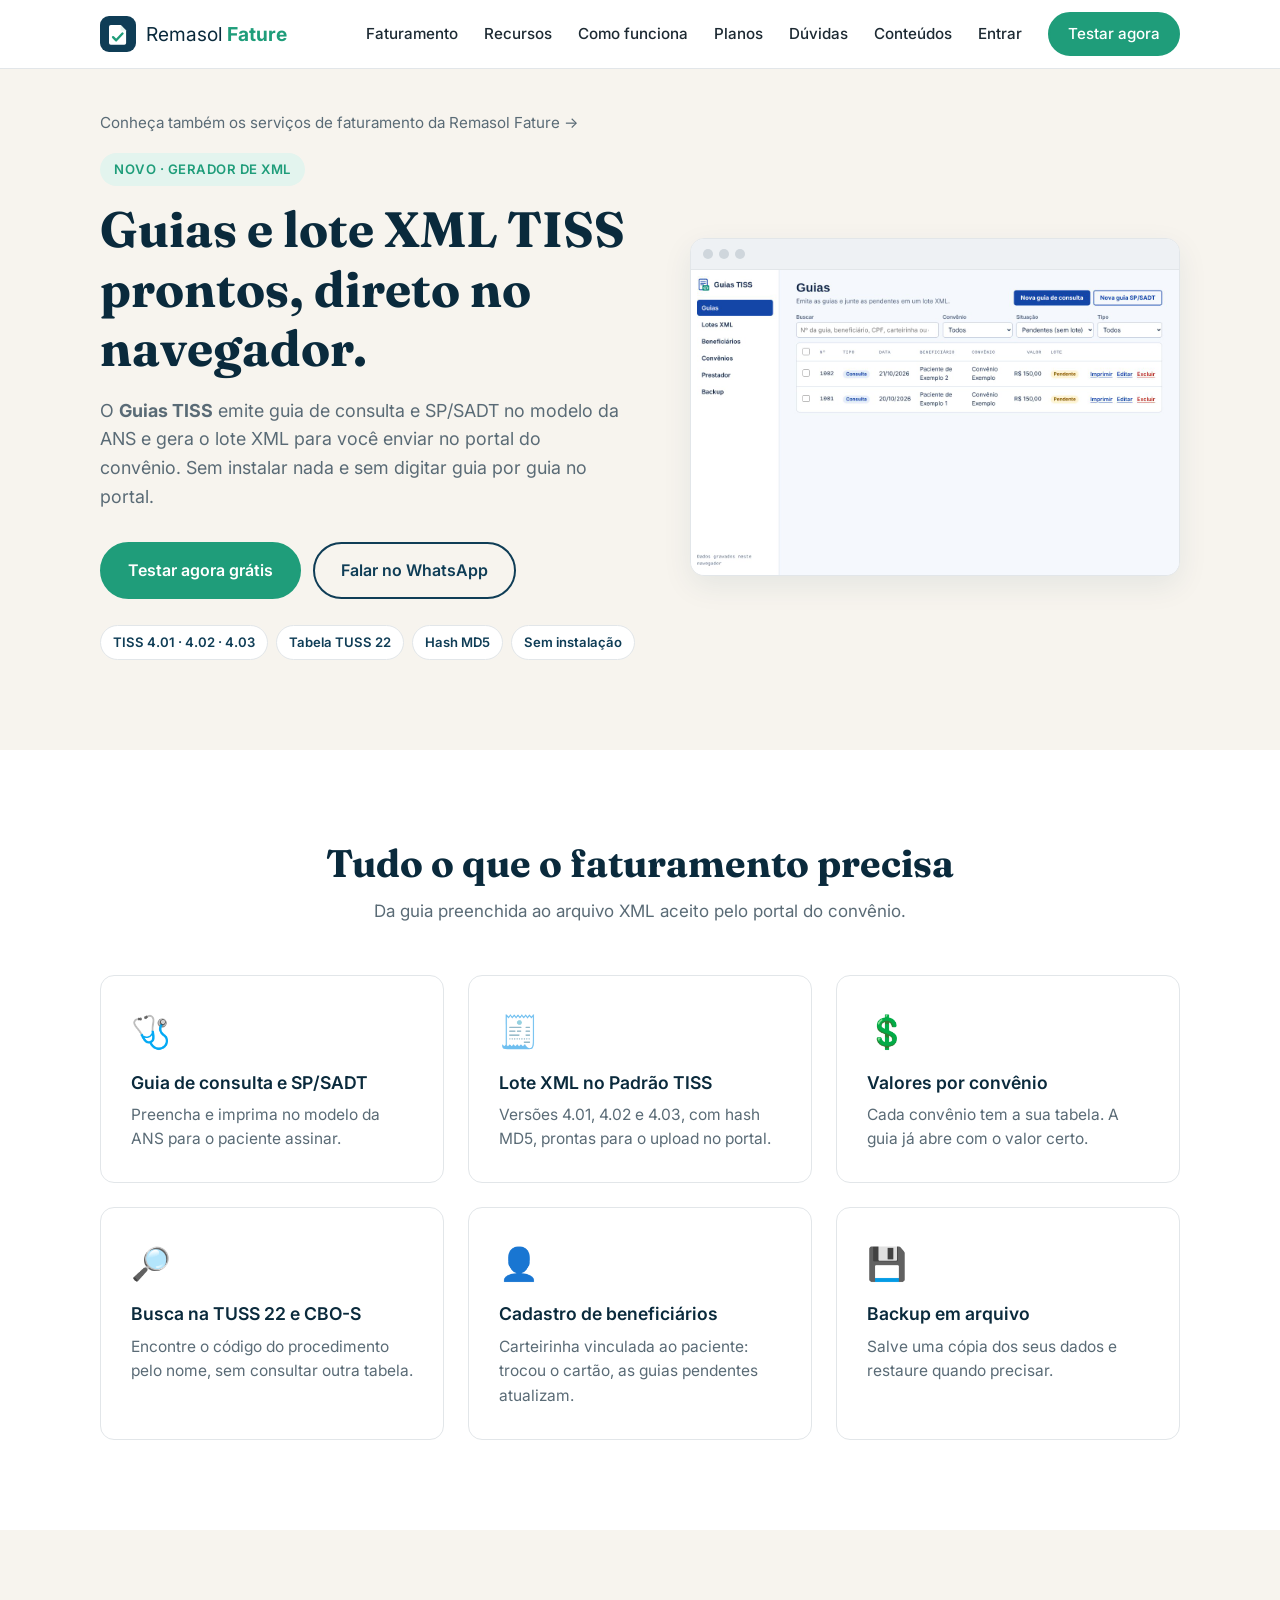
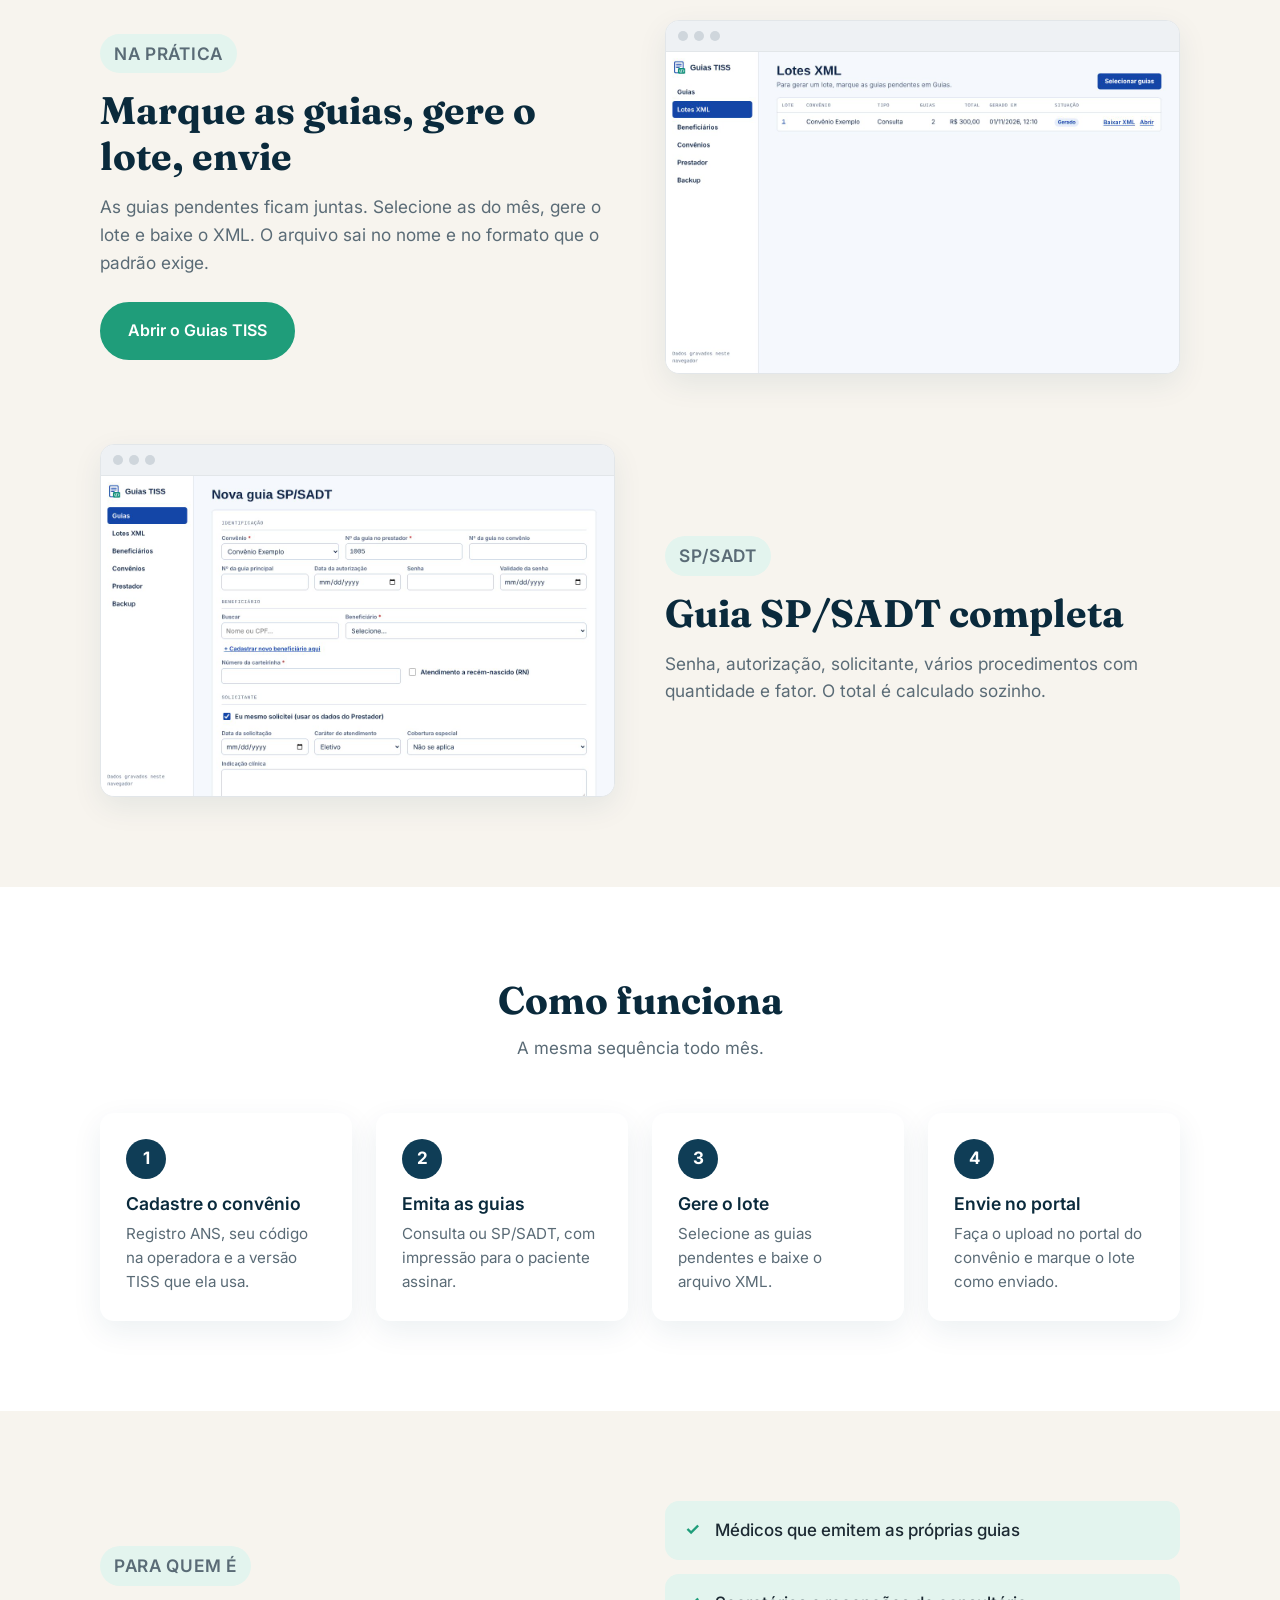
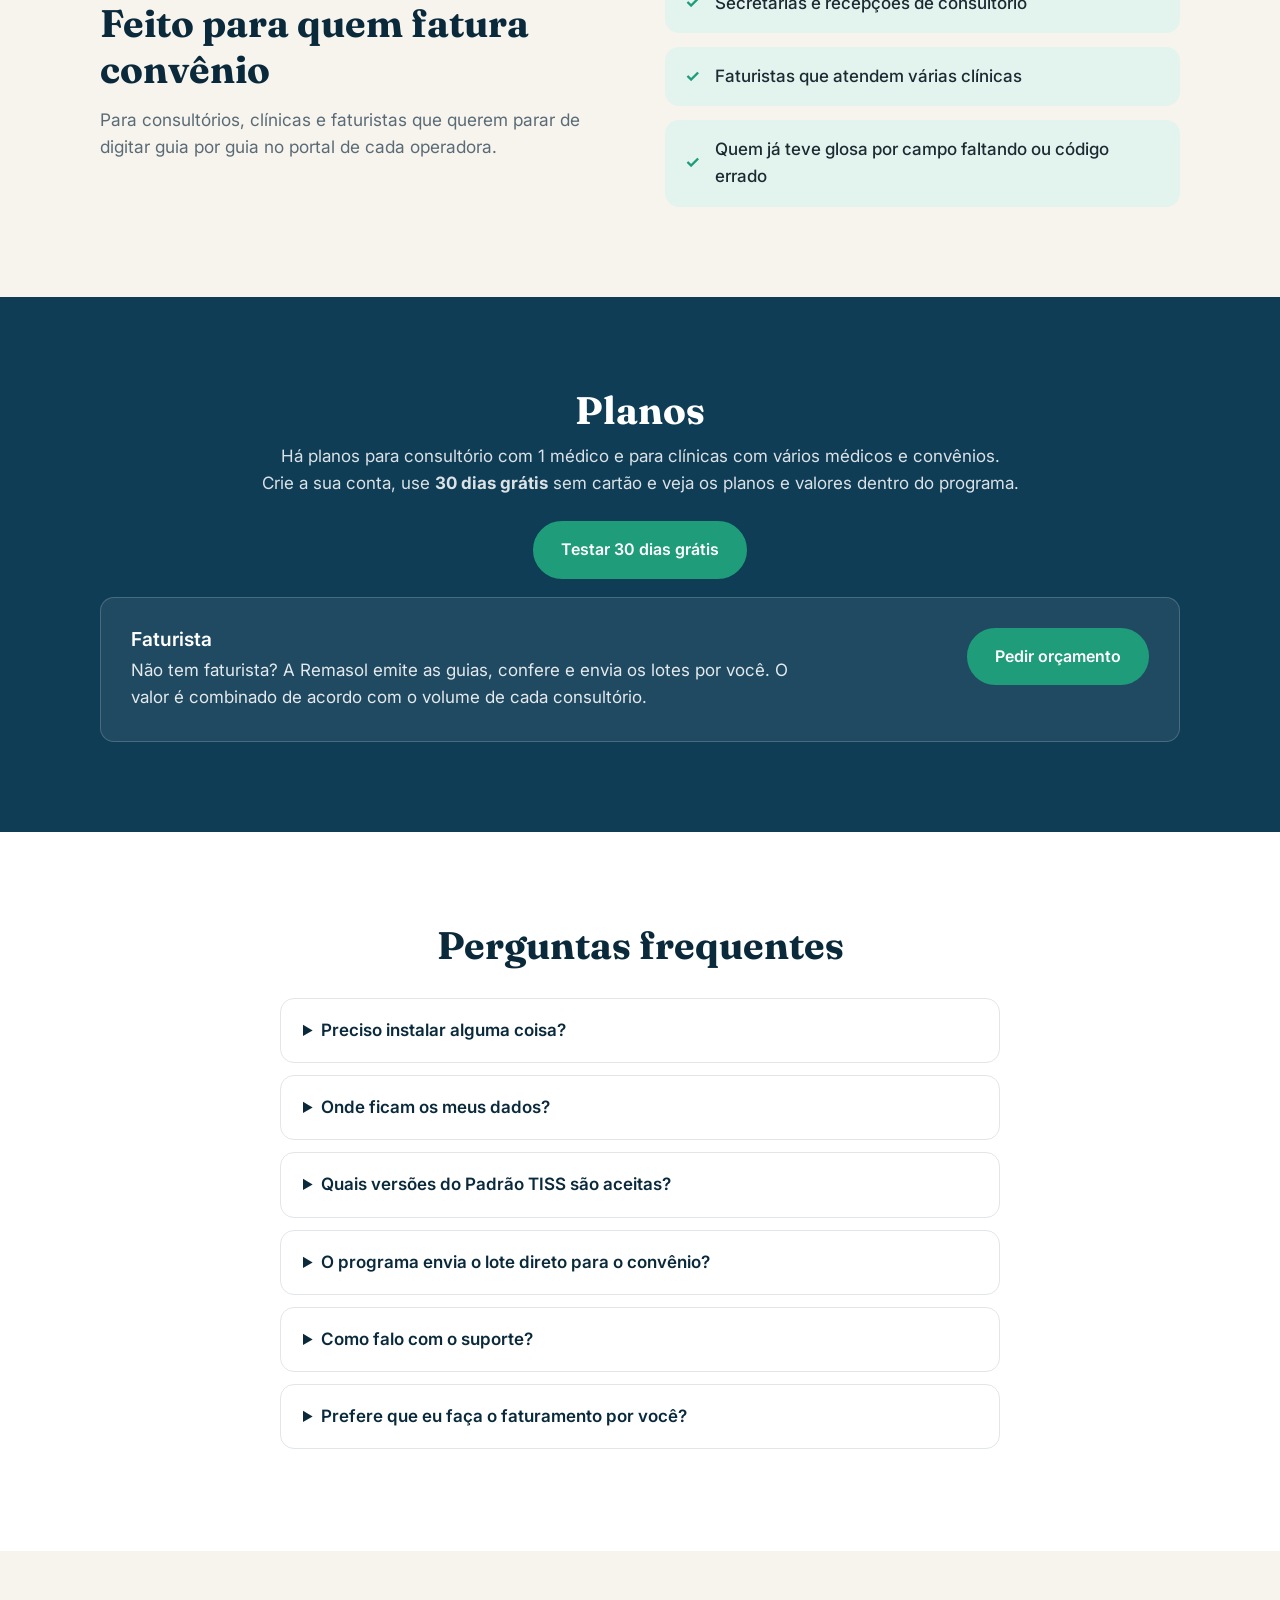
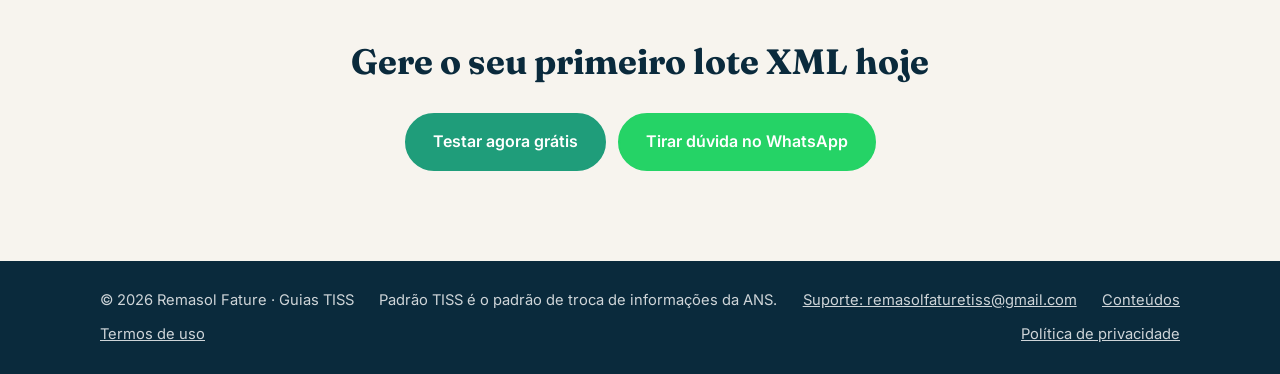
<file: index.html>
<!DOCTYPE html>
<html lang="pt-BR">
<head>
  <meta charset="UTF-8">
  <meta name="viewport" content="width=device-width, initial-scale=1.0">
  <title>Guias TISS | Gerador de guias e lote XML TISS no navegador — Remasol Fature</title>
  <meta name="description" content="Guias TISS: emita guia de consulta e SP/SADT no modelo da ANS e gere o lote XML no Padrão TISS 4.01, 4.02 ou 4.03 com hash MD5, direto no navegador, sem instalar nada.">
  <meta name="keywords" content="gerador de XML TISS, lote XML TISS, guia SP/SADT, guia de consulta, Padrão TISS 4.03, faturamento de convênios, TUSS 22">
  <meta property="og:type" content="website">
  <meta property="og:title" content="Guias TISS — guias e lote XML TISS sem instalar nada">
  <meta property="og:description" content="Emita guias de consulta e SP/SADT e gere o lote XML no Padrão TISS direto no navegador.">
  <meta property="og:image" content="https://guiaxmltiss.com.br/assets/guias-tiss-compartilhar.jpg?v=2">
  <meta property="og:image:width" content="1200">
  <meta property="og:image:height" content="630">
  <meta property="og:image:alt" content="Guias TISS: guias e lote XML TISS prontos, direto no navegador. 30 dias grátis.">
  <meta name="twitter:card" content="summary_large_image">
  <meta property="og:url" content="https://guiaxmltiss.com.br/">
  <link rel="canonical" href="https://guiaxmltiss.com.br/">
  <link rel="icon" href="guias-tiss/img/icone.svg" type="image/svg+xml">
  <link rel="preconnect" href="https://fonts.googleapis.com">
  <link rel="preconnect" href="https://fonts.gstatic.com" crossorigin>
  <link href="https://fonts.googleapis.com/css2?family=Fraunces:opsz,wght@9..144,600;9..144,700&family=Inter:wght@400;500;600&display=swap" rel="stylesheet">
  <link rel="stylesheet" href="css/style.css?v=4">
  <script type="application/ld+json">
  {
    "@context": "https://schema.org",
    "@type": "SoftwareApplication",
    "name": "Guias TISS",
    "applicationCategory": "BusinessApplication",
    "operatingSystem": "Navegador (Chrome ou Edge)",
    "description": "Emissão de guia de consulta e SP/SADT e geração de lote XML no Padrão TISS 4.01, 4.02 e 4.03 com hash MD5.",
    "publisher": { "@type": "Organization", "name": "Remasol Fature" }
  }
  </script>
</head>
<body>

  <header class="topo">
    <div class="container topo__linha">
      <a href="index.html" class="marca">
        <img src="assets/logo.svg" alt="" width="36" height="36">
        <span>Remasol <strong>Fature</strong></span>
      </a>

      <button class="menu-botao" aria-label="Abrir menu" aria-expanded="false" aria-controls="menu">
        <span></span><span></span><span></span>
      </button>

      <nav id="menu" class="menu">
        <a href="servicos.html">Faturamento</a>
        <a href="#recursos">Recursos</a>
        <a href="#como-funciona">Como funciona</a>
        <a href="#planos">Planos</a>
        <a href="#perguntas">Dúvidas</a>
        <a href="conteudos.html">Conteúdos</a>
        <a href="guias-tiss/entrar.html">Entrar</a>
        <a href="guias-tiss/index.html" class="botao botao--pequeno">Testar agora</a>
      </nav>
    </div>
  </header>

  <main>

    <!-- INÍCIO -->
    <section class="hero produto-hero">
      <div class="container">
        <a href="servicos.html" class="voltar">Conheça também os serviços de faturamento da Remasol Fature →</a>
        <div class="hero__grade">
          <div class="hero__texto">
            <p class="selo">Novo · Gerador de XML</p>
            <h1>Guias e lote XML TISS prontos, direto no navegador.</h1>
            <p class="hero__sub">
              O <strong>Guias TISS</strong> emite guia de consulta e SP/SADT no modelo
              da ANS e gera o lote XML para você enviar no portal do convênio.
              Sem instalar nada e sem digitar guia por guia no portal.
            </p>
            <div class="hero__acoes">
              <a href="guias-tiss/index.html" class="botao">Testar agora grátis</a>
              <a href="#" class="botao botao--contorno" data-whatsapp="Olá! Vi o Guias TISS no site da Remasol Fature e quero saber mais.">Falar no WhatsApp</a>
            </div>
            <ul class="selos-lista" aria-label="Destaques">
              <li>TISS 4.01 · 4.02 · 4.03</li>
              <li>Tabela TUSS 22</li>
              <li>Hash MD5</li>
              <li>Sem instalação</li>
            </ul>
          </div>

          <figure class="vitrine">
            <div class="vitrine__barra" aria-hidden="true"><span></span><span></span><span></span></div>
            <img src="assets/guias-tiss-guias.jpg" width="1280" height="800"
                 alt="Tela de guias do Guias TISS com guias de consulta pendentes, prontas para entrar em um lote XML">
          </figure>
        </div>
      </div>
    </section>

    <!-- RECURSOS -->
    <section id="recursos" class="secao">
      <div class="container">
        <h2 class="secao__titulo">Tudo o que o faturamento precisa</h2>
        <p class="secao__sub">Da guia preenchida ao arquivo XML aceito pelo portal do convênio.</p>
        <div class="cards">
          <article class="card">
            <div class="card__icone">🩺</div>
            <h3>Guia de consulta e SP/SADT</h3>
            <p>Preencha e imprima no modelo da ANS para o paciente assinar.</p>
          </article>
          <article class="card">
            <div class="card__icone">🧾</div>
            <h3>Lote XML no Padrão TISS</h3>
            <p>Versões 4.01, 4.02 e 4.03, com hash MD5, prontas para o upload no portal.</p>
          </article>
          <article class="card">
            <div class="card__icone">💲</div>
            <h3>Valores por convênio</h3>
            <p>Cada convênio tem a sua tabela. A guia já abre com o valor certo.</p>
          </article>
          <article class="card">
            <div class="card__icone">🔎</div>
            <h3>Busca na TUSS 22 e CBO-S</h3>
            <p>Encontre o código do procedimento pelo nome, sem consultar outra tabela.</p>
          </article>
          <article class="card">
            <div class="card__icone">👤</div>
            <h3>Cadastro de beneficiários</h3>
            <p>Carteirinha vinculada ao paciente: trocou o cartão, as guias pendentes atualizam.</p>
          </article>
          <article class="card">
            <div class="card__icone">💾</div>
            <h3>Backup em arquivo</h3>
            <p>Salve uma cópia dos seus dados e restaure quando precisar.</p>
          </article>
        </div>
      </div>
    </section>

    <!-- TELAS -->
    <section class="secao secao--clara">
      <div class="container bloco">
        <div class="bloco__texto">
          <p class="selo">Na prática</p>
          <h2>Marque as guias, gere o lote, envie</h2>
          <p>
            As guias pendentes ficam juntas. Selecione as do mês, gere o lote e baixe
            o XML. O arquivo sai no nome e no formato que o padrão exige.
          </p>
          <a href="guias-tiss/index.html" class="botao">Abrir o Guias TISS</a>
        </div>
        <figure class="vitrine">
          <div class="vitrine__barra" aria-hidden="true"><span></span><span></span><span></span></div>
          <img src="assets/guias-tiss-lotes.jpg" width="1280" height="800" loading="lazy"
               alt="Tela de lotes XML do Guias TISS com um lote gerado e o botão Baixar XML">
        </figure>
      </div>
      <div class="container bloco bloco--invertido produto-bloco">
        <div class="bloco__texto">
          <p class="selo">SP/SADT</p>
          <h2>Guia SP/SADT completa</h2>
          <p>
            Senha, autorização, solicitante, vários procedimentos com quantidade e fator.
            O total é calculado sozinho.
          </p>
        </div>
        <figure class="vitrine">
          <div class="vitrine__barra" aria-hidden="true"><span></span><span></span><span></span></div>
          <img src="assets/guias-tiss-sadt.jpg" width="1280" height="800" loading="lazy"
               alt="Formulário de nova guia SP/SADT do Guias TISS">
        </figure>
      </div>
    </section>

    <!-- COMO FUNCIONA -->
    <section id="como-funciona" class="secao">
      <div class="container">
        <h2 class="secao__titulo">Como funciona</h2>
        <p class="secao__sub">A mesma sequência todo mês.</p>
        <ol class="passos">
          <li class="passo">
            <span class="passo__numero">1</span>
            <h3>Cadastre o convênio</h3>
            <p>Registro ANS, seu código na operadora e a versão TISS que ela usa.</p>
          </li>
          <li class="passo">
            <span class="passo__numero">2</span>
            <h3>Emita as guias</h3>
            <p>Consulta ou SP/SADT, com impressão para o paciente assinar.</p>
          </li>
          <li class="passo">
            <span class="passo__numero">3</span>
            <h3>Gere o lote</h3>
            <p>Selecione as guias pendentes e baixe o arquivo XML.</p>
          </li>
          <li class="passo">
            <span class="passo__numero">4</span>
            <h3>Envie no portal</h3>
            <p>Faça o upload no portal do convênio e marque o lote como enviado.</p>
          </li>
        </ol>
      </div>
    </section>

    <!-- PARA QUEM É -->
    <section class="secao secao--clara">
      <div class="container bloco">
        <div class="bloco__texto">
          <p class="selo">Para quem é</p>
          <h2>Feito para quem fatura convênio</h2>
          <p>
            Para consultórios, clínicas e faturistas que querem parar de digitar
            guia por guia no portal de cada operadora.
          </p>
        </div>
        <ul class="lista-check">
          <li>Médicos que emitem as próprias guias</li>
          <li>Secretárias e recepções de consultório</li>
          <li>Faturistas que atendem várias clínicas</li>
          <li>Quem já teve glosa por campo faltando ou código errado</li>
        </ul>
      </div>
    </section>

    <!-- PLANOS: os valores só aparecem para quem já entrou na conta (guias-tiss/js/planos.js) -->
    <section id="planos" class="secao secao--destaque">
      <div class="container">
        <h2 class="secao__titulo produto-titulo-claro">Planos</h2>
        <p class="planos__intro">Há planos para consultório com 1 médico e para clínicas com vários médicos e convênios.<br>
          Crie a sua conta, use <strong>30 dias grátis</strong> sem cartão e veja os planos e valores dentro do programa.</p>
        <p style="text-align:center;margin-top:24px">
          <a href="guias-tiss/entrar.html#criar" class="botao">Testar 30 dias grátis</a>
        </p>
        <article class="plano plano--extra">
          <div>
            <h3>Faturista</h3>
            <p>Não tem faturista? A Remasol emite as guias, confere e envia os lotes por você. O valor é combinado de acordo com o volume de cada consultório.</p>
          </div>
          <a href="#" class="botao" data-whatsapp="Olá! Quero saber do serviço Faturista do Guias TISS.">Pedir orçamento</a>
        </article>
      </div>
    </section>

    <!-- PERGUNTAS -->
    <section id="perguntas" class="secao">
      <div class="container faq">
        <h2 class="secao__titulo">Perguntas frequentes</h2>
        <details>
          <summary>Preciso instalar alguma coisa?</summary>
          <p>Não. O Guias TISS abre no navegador (Chrome ou Edge recomendados) do seu computador.</p>
        </details>
        <details>
          <summary>Onde ficam os meus dados?</summary>
          <p>A sua conta e o seu plano ficam guardados no servidor da Remasol (Google Firebase). As guias, os beneficiários e os lotes, por enquanto, ficam no navegador do computador em que você usa: use a tela <strong>Backup</strong> com frequência, porque limpar os dados do navegador apaga essas informações.</p>
        </details>
        <details>
          <summary>Quais versões do Padrão TISS são aceitas?</summary>
          <p>4.01.00, 4.02.00 e 4.03.00. A versão é escolhida no cadastro de cada convênio, conforme a exigência da operadora.</p>
        </details>
        <details>
          <summary>O programa envia o lote direto para o convênio?</summary>
          <p>Ele gera o arquivo XML no formato exigido. O envio é feito por você, no portal da operadora, como os convênios pedem hoje.</p>
        </details>
        <details>
          <summary>Como falo com o suporte?</summary>
          <p>Pelo e-mail <a href="mailto:remasolfaturetiss@gmail.com" data-email="1">remasolfaturetiss@gmail.com</a> ou pelo botão de WhatsApp desta página. Conte o que aconteceu e, se puder, mande um print da tela.</p>
        </details>
        <details>
          <summary>Prefere que eu faça o faturamento por você?</summary>
          <p>Com o serviço <strong>Faturista</strong>, a Remasol emite as guias, confere e envia os lotes por você. O valor é combinado com cada consultório e aparece na sua conta quando você entra. <a href="servicos.html#faturamento">Conheça o serviço</a>.</p>
        </details>
      </div>
    </section>

    <!-- CHAMADA FINAL -->
    <section class="secao secao--clara">
      <div class="container chamada">
        <h2>Gere o seu primeiro lote XML hoje</h2>
        <div class="hero__acoes produto-centro">
          <a href="guias-tiss/index.html" class="botao">Testar agora grátis</a>
          <a href="#" class="botao botao--whatsapp" data-whatsapp="Olá! Vi o Guias TISS no site da Remasol Fature e tenho uma dúvida.">Tirar dúvida no WhatsApp</a>
        </div>
      </div>
    </section>

  </main>

  <footer class="rodape">
    <div class="container rodape__linha">
      <span>© <span id="ano"></span> Remasol Fature · Guias TISS</span>
      <span>Padrão TISS é o padrão de troca de informações da ANS.</span>
      <a href="mailto:remasolfaturetiss@gmail.com" data-email="1">Suporte: remasolfaturetiss@gmail.com</a>
      <a href="conteudos.html">Conteúdos</a>
      <a href="termos.html">Termos de uso</a>
      <a href="privacidade.html">Política de privacidade</a>
    </div>
  </footer>

  <script src="js/config.js?v=3"></script>
  <script src="js/main.js?v=3"></script>
</body>
</html>
</file>
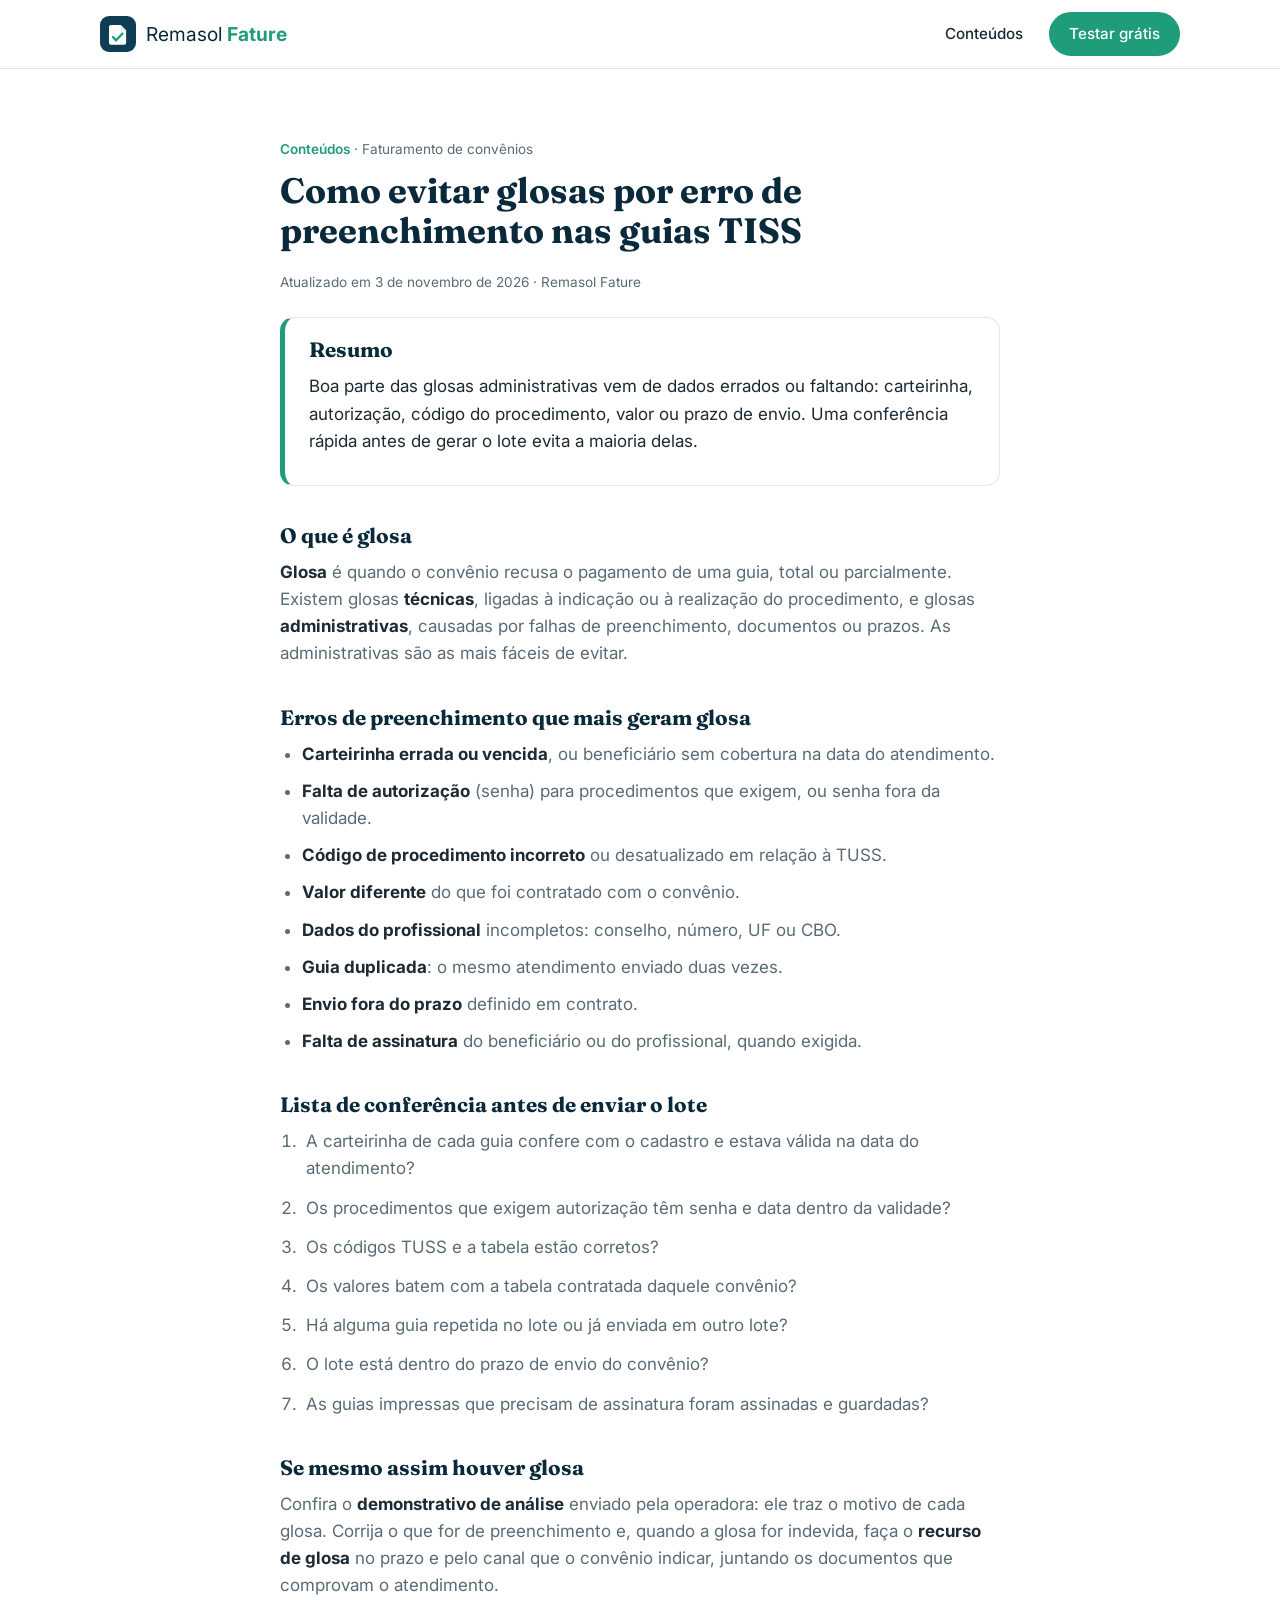
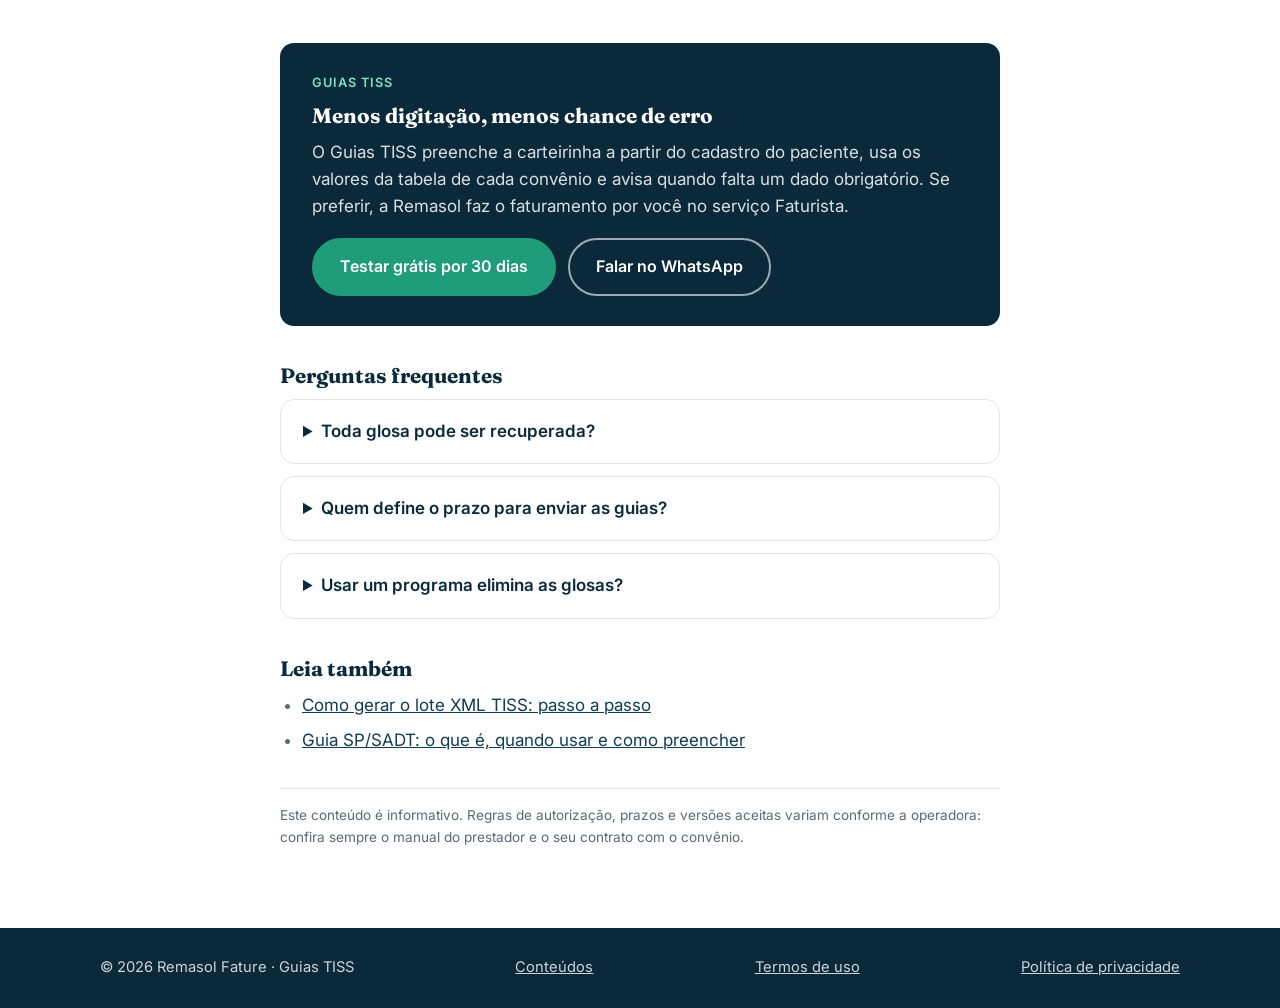
<file: como-evitar-glosas.html>
<!DOCTYPE html>
<html lang="pt-BR">
<head>
  <meta charset="UTF-8">
  <meta name="viewport" content="width=device-width, initial-scale=1.0">
  <title>Como evitar glosas por erro de preenchimento nas guias TISS | Guias TISS</title>
  <meta name="description" content="Veja os erros de preenchimento que mais geram glosa nas guias de convênio e uma lista de conferência simples para reduzir o retrabalho no faturamento.">
  <link rel="canonical" href="https://guiaxmltiss.com.br/como-evitar-glosas.html">
  <meta property="og:type" content="article">
  <meta property="og:title" content="Como evitar glosas por erro de preenchimento nas guias TISS">
  <meta property="og:description" content="Veja os erros de preenchimento que mais geram glosa nas guias de convênio e uma lista de conferência simples para reduzir o retrabalho no faturamento.">
  <meta property="og:url" content="https://guiaxmltiss.com.br/como-evitar-glosas.html">
  <meta property="og:image" content="https://guiaxmltiss.com.br/assets/guias-tiss-compartilhar.jpg?v=2">
  <meta name="twitter:card" content="summary_large_image">
  <link rel="icon" href="assets/favicon.svg" type="image/svg+xml">
  <link rel="preconnect" href="https://fonts.googleapis.com">
  <link rel="preconnect" href="https://fonts.gstatic.com" crossorigin>
  <link href="https://fonts.googleapis.com/css2?family=Fraunces:opsz,wght@9..144,600;9..144,700&family=Inter:wght@400;500;600&display=swap" rel="stylesheet">
  <link rel="stylesheet" href="css/style.css?v=4">
  <script type="application/ld+json">[{"@context": "https://schema.org", "@type": "Article", "headline": "Como evitar glosas por erro de preenchimento nas guias TISS", "description": "Veja os erros de preenchimento que mais geram glosa nas guias de convênio e uma lista de conferência simples para reduzir o retrabalho no faturamento.", "datePublished": "2026-11-03", "dateModified": "2026-11-03", "inLanguage": "pt-BR", "mainEntityOfPage": "https://guiaxmltiss.com.br/como-evitar-glosas.html", "author": {"@type": "Organization", "name": "Remasol Fature"}, "publisher": {"@type": "Organization", "name": "Remasol Fature", "logo": {"@type": "ImageObject", "url": "https://guiaxmltiss.com.br/assets/logo.svg"}}, "image": "https://guiaxmltiss.com.br/assets/guias-tiss-compartilhar.jpg?v=2"}, {"@context": "https://schema.org", "@type": "FAQPage", "mainEntity": [{"@type": "Question", "name": "Toda glosa pode ser recuperada?", "acceptedAnswer": {"@type": "Answer", "text": "Não. Glosas causadas por erro de preenchimento muitas vezes podem ser corrigidas e reapresentadas; glosas indevidas podem ser contestadas por recurso, dentro do prazo do convênio."}}, {"@type": "Question", "name": "Quem define o prazo para enviar as guias?", "acceptedAnswer": {"@type": "Answer", "text": "O contrato entre o prestador e a operadora. Confira no contrato ou no manual do prestador."}}, {"@type": "Question", "name": "Usar um programa elimina as glosas?", "acceptedAnswer": {"@type": "Answer", "text": "Não elimina, mas reduz os erros de digitação e ajuda a conferir os dados antes do envio. A responsabilidade pelas informações continua sendo de quem emite a guia."}}]}]</script>
</head>
<body>
  <header class="topo">
    <div class="container topo__linha">
      <a href="index.html" class="marca">
        <img src="assets/logo.svg" alt="" width="36" height="36">
        <span>Remasol <strong>Fature</strong></span>
      </a>
      <nav class="menu menu--simples">
        <a href="conteudos.html">Conteúdos</a>
        <a href="guias-tiss/entrar.html#criar" class="botao botao--pequeno">Testar grátis</a>
      </nav>
    </div>
  </header>

  <main class="container pagina-texto artigo">
    <p class="artigo__trilha"><a href="conteudos.html">Conteúdos</a> · Faturamento de convênios</p>
    <h1>Como evitar glosas por erro de preenchimento nas guias TISS</h1>
    <p class="artigo__data">Atualizado em 3 de novembro de 2026 · Remasol Fature</p>
    <div class="termos__resumo artigo__resumo"><h2>Resumo</h2><p>Boa parte das glosas administrativas vem de dados errados ou faltando: carteirinha, autorização, código do procedimento, valor ou prazo de envio. Uma conferência rápida antes de gerar o lote evita a maioria delas.</p></div>

    <h2>O que é glosa</h2>
    <p><strong>Glosa</strong> é quando o convênio recusa o pagamento de uma guia, total ou parcialmente. Existem glosas <strong>técnicas</strong>, ligadas à indicação ou à realização do procedimento, e glosas <strong>administrativas</strong>, causadas por falhas de preenchimento, documentos ou prazos. As administrativas são as mais fáceis de evitar.</p>

    <h2>Erros de preenchimento que mais geram glosa</h2>
    <ul>
      <li><strong>Carteirinha errada ou vencida</strong>, ou beneficiário sem cobertura na data do atendimento.</li>
      <li><strong>Falta de autorização</strong> (senha) para procedimentos que exigem, ou senha fora da validade.</li>
      <li><strong>Código de procedimento incorreto</strong> ou desatualizado em relação à TUSS.</li>
      <li><strong>Valor diferente</strong> do que foi contratado com o convênio.</li>
      <li><strong>Dados do profissional</strong> incompletos: conselho, número, UF ou CBO.</li>
      <li><strong>Guia duplicada</strong>: o mesmo atendimento enviado duas vezes.</li>
      <li><strong>Envio fora do prazo</strong> definido em contrato.</li>
      <li><strong>Falta de assinatura</strong> do beneficiário ou do profissional, quando exigida.</li>
    </ul>

    <h2>Lista de conferência antes de enviar o lote</h2>
    <ol class="passos-artigo">
      <li>A carteirinha de cada guia confere com o cadastro e estava válida na data do atendimento?</li>
      <li>Os procedimentos que exigem autorização têm senha e data dentro da validade?</li>
      <li>Os códigos TUSS e a tabela estão corretos?</li>
      <li>Os valores batem com a tabela contratada daquele convênio?</li>
      <li>Há alguma guia repetida no lote ou já enviada em outro lote?</li>
      <li>O lote está dentro do prazo de envio do convênio?</li>
      <li>As guias impressas que precisam de assinatura foram assinadas e guardadas?</li>
    </ol>

    <h2>Se mesmo assim houver glosa</h2>
    <p>Confira o <strong>demonstrativo de análise</strong> enviado pela operadora: ele traz o motivo de cada glosa. Corrija o que for de preenchimento e, quando a glosa for indevida, faça o <strong>recurso de glosa</strong> no prazo e pelo canal que o convênio indicar, juntando os documentos que comprovam o atendimento.</p>

    <aside class="cta-artigo">
      <p class="cta-artigo__selo">Guias TISS</p>
      <h2>Menos digitação, menos chance de erro</h2>
      <p>O Guias TISS preenche a carteirinha a partir do cadastro do paciente, usa os valores da tabela de cada convênio e avisa quando falta um dado obrigatório. Se preferir, a Remasol faz o faturamento por você no serviço Faturista.</p>
      <div class="cta-artigo__botoes">
        <a class="botao" href="guias-tiss/entrar.html#criar">Testar grátis por 30 dias</a>
        <a class="botao botao--contorno" href="#" data-whatsapp="Olá! Li o artigo no site e quero saber mais do Guias TISS.">Falar no WhatsApp</a>
      </div>
    </aside>

    <h2>Perguntas frequentes</h2>
    <div class="faq faq--artigo"><details><summary>Toda glosa pode ser recuperada?</summary><p>Não. Glosas causadas por erro de preenchimento muitas vezes podem ser corrigidas e reapresentadas; glosas indevidas podem ser contestadas por recurso, dentro do prazo do convênio.</p></details><details><summary>Quem define o prazo para enviar as guias?</summary><p>O contrato entre o prestador e a operadora. Confira no contrato ou no manual do prestador.</p></details><details><summary>Usar um programa elimina as glosas?</summary><p>Não elimina, mas reduz os erros de digitação e ajuda a conferir os dados antes do envio. A responsabilidade pelas informações continua sendo de quem emite a guia.</p></details></div>

    <h2>Leia também</h2>
    <ul class="artigo__mais"><li><a href="como-gerar-lote-xml-tiss.html">Como gerar o lote XML TISS: passo a passo</a></li><li><a href="guia-sp-sadt.html">Guia SP/SADT: o que é, quando usar e como preencher</a></li></ul>
    <p class="artigo__aviso">Este conteúdo é informativo. Regras de autorização, prazos e versões aceitas variam conforme a operadora: confira sempre o manual do prestador e o seu contrato com o convênio.</p>
  </main>

  <footer class="rodape">
    <div class="container rodape__linha">
      <span>© <span id="ano"></span> Remasol Fature · Guias TISS</span>
      <a href="conteudos.html">Conteúdos</a>
      <a href="termos.html">Termos de uso</a>
      <a href="privacidade.html">Política de privacidade</a>
    </div>
  </footer>
  <script src="js/config.js?v=3"></script>
  <script src="js/main.js?v=3"></script>
</body>
</html>
</file>
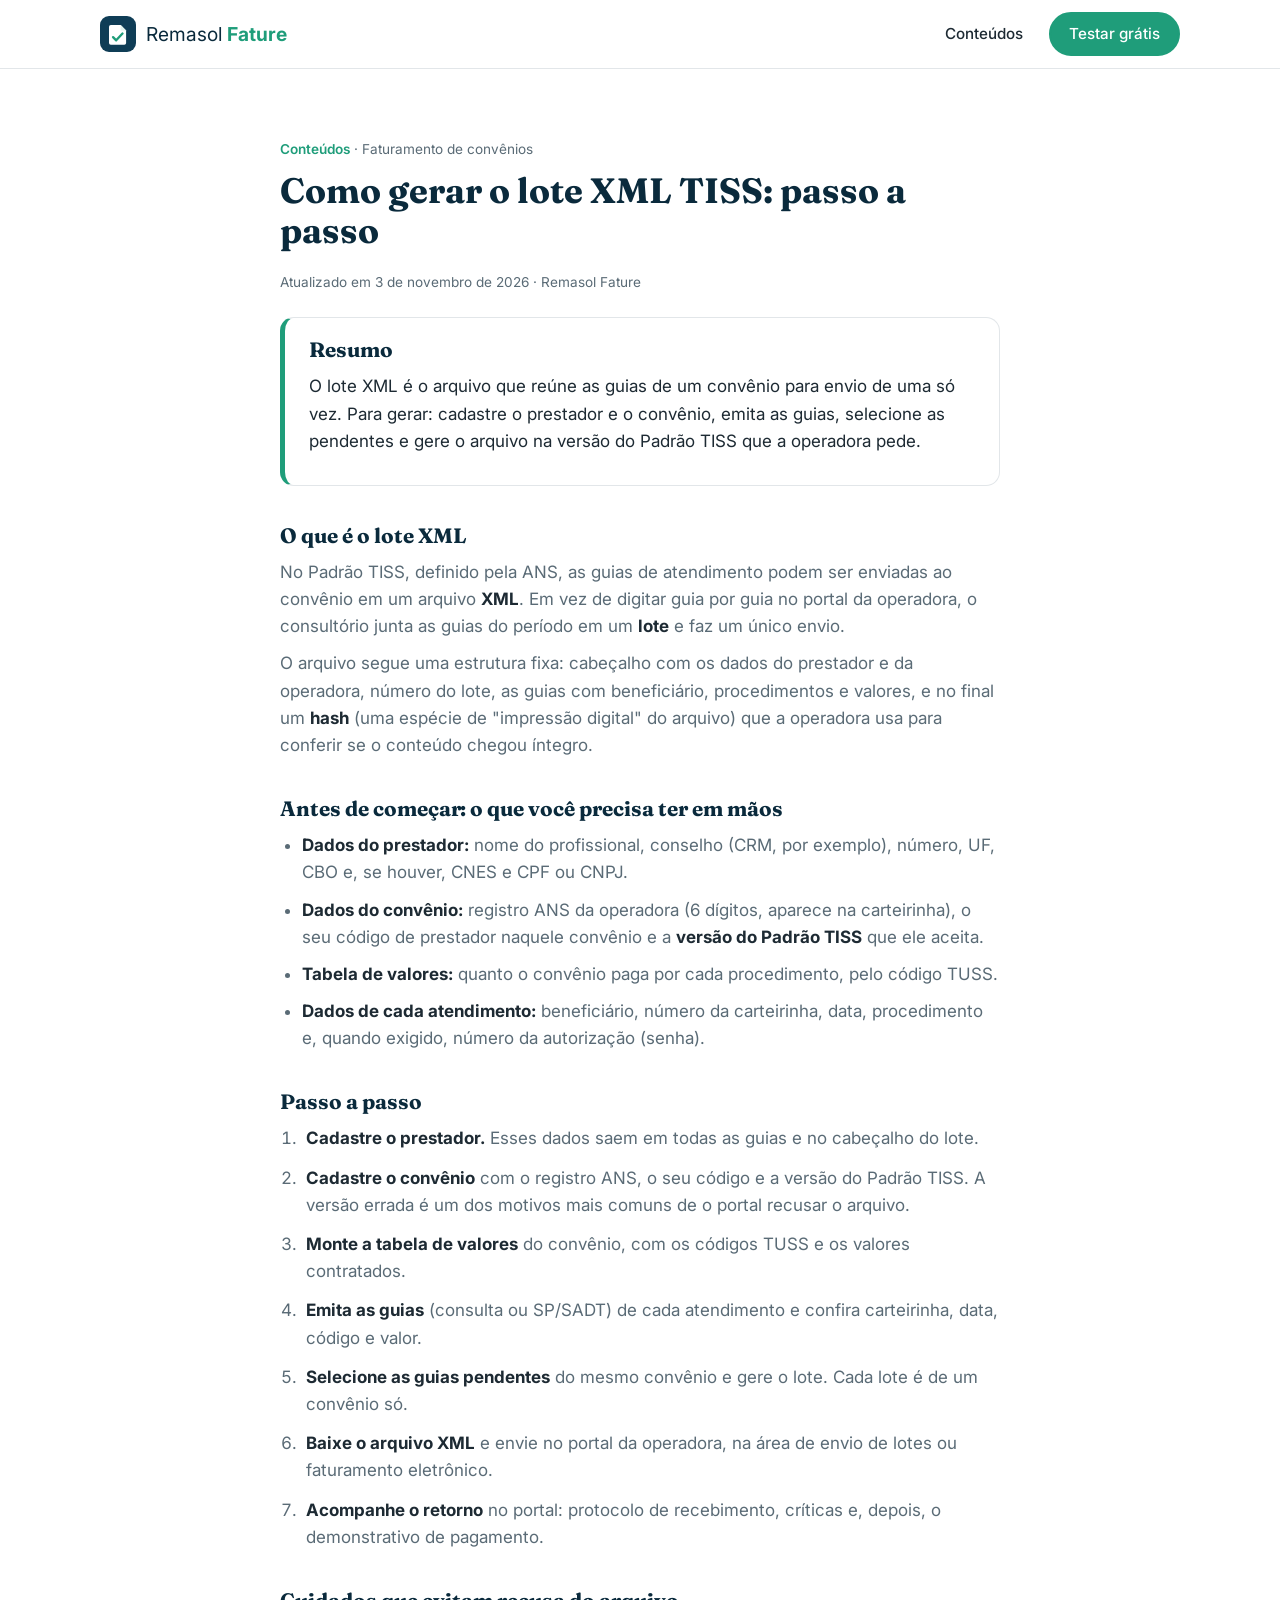
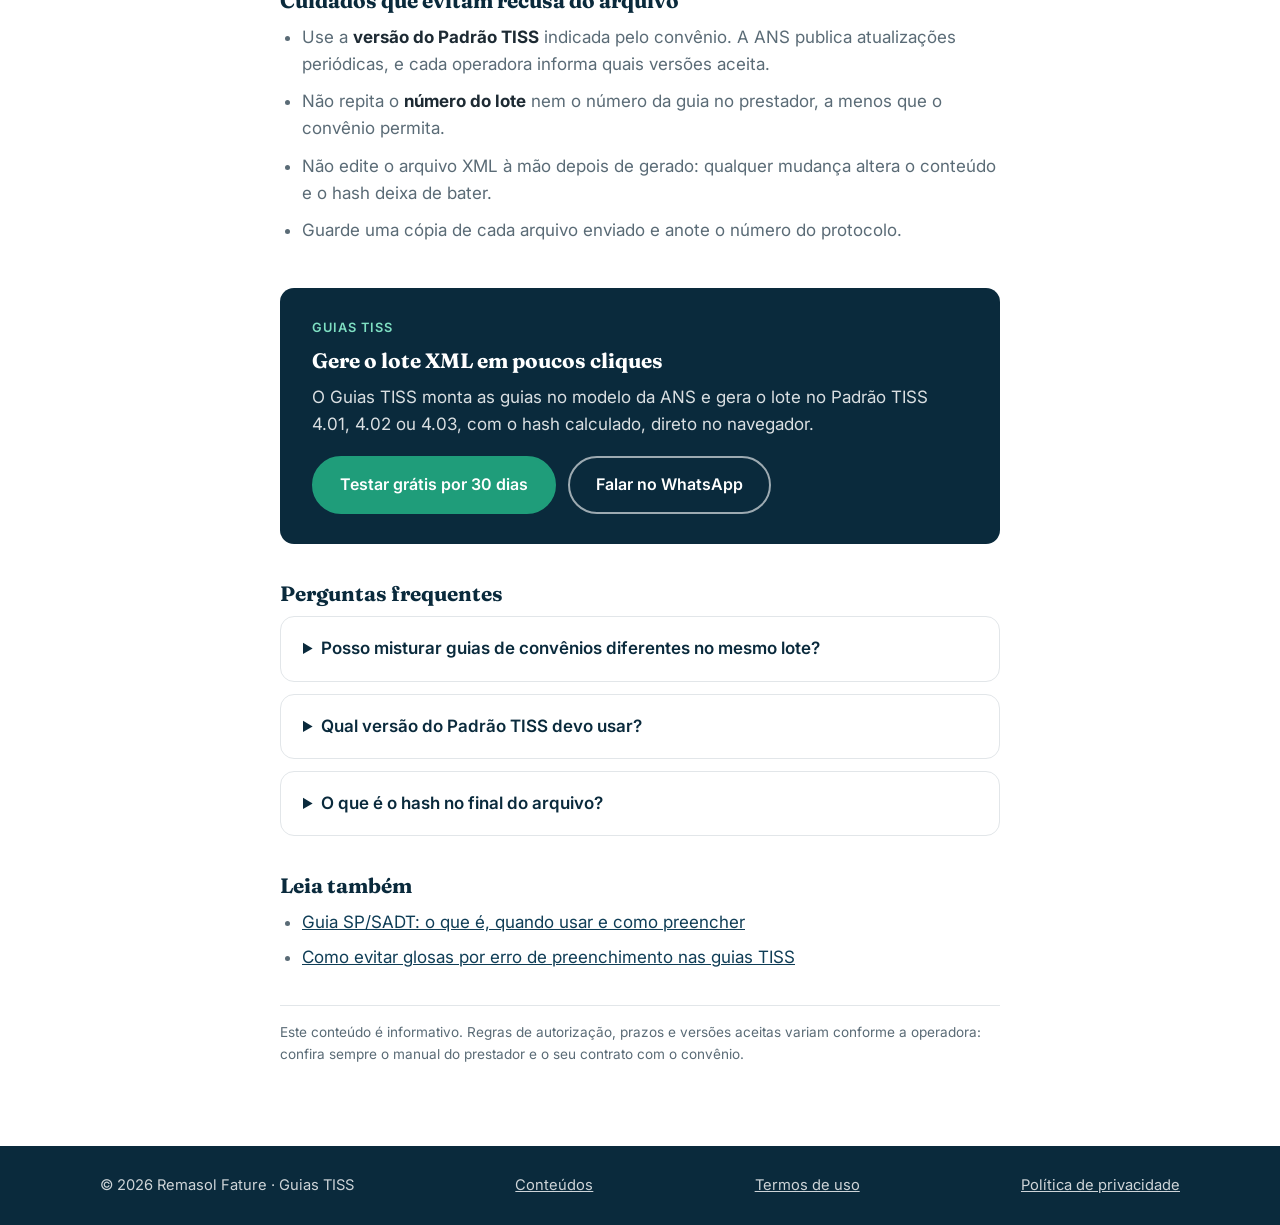
<file: como-gerar-lote-xml-tiss.html>
<!DOCTYPE html>
<html lang="pt-BR">
<head>
  <meta charset="UTF-8">
  <meta name="viewport" content="width=device-width, initial-scale=1.0">
  <title>Como gerar o lote XML TISS: passo a passo para consultórios | Guias TISS</title>
  <meta name="description" content="Entenda o que é o lote XML no Padrão TISS da ANS e veja, passo a passo, como gerar o arquivo das guias do mês para enviar no portal do convênio.">
  <link rel="canonical" href="https://guiaxmltiss.com.br/como-gerar-lote-xml-tiss.html">
  <meta property="og:type" content="article">
  <meta property="og:title" content="Como gerar o lote XML TISS: passo a passo">
  <meta property="og:description" content="Entenda o que é o lote XML no Padrão TISS da ANS e veja, passo a passo, como gerar o arquivo das guias do mês para enviar no portal do convênio.">
  <meta property="og:url" content="https://guiaxmltiss.com.br/como-gerar-lote-xml-tiss.html">
  <meta property="og:image" content="https://guiaxmltiss.com.br/assets/guias-tiss-compartilhar.jpg?v=2">
  <meta name="twitter:card" content="summary_large_image">
  <link rel="icon" href="assets/favicon.svg" type="image/svg+xml">
  <link rel="preconnect" href="https://fonts.googleapis.com">
  <link rel="preconnect" href="https://fonts.gstatic.com" crossorigin>
  <link href="https://fonts.googleapis.com/css2?family=Fraunces:opsz,wght@9..144,600;9..144,700&family=Inter:wght@400;500;600&display=swap" rel="stylesheet">
  <link rel="stylesheet" href="css/style.css?v=4">
  <script type="application/ld+json">[{"@context": "https://schema.org", "@type": "Article", "headline": "Como gerar o lote XML TISS: passo a passo", "description": "Entenda o que é o lote XML no Padrão TISS da ANS e veja, passo a passo, como gerar o arquivo das guias do mês para enviar no portal do convênio.", "datePublished": "2026-11-03", "dateModified": "2026-11-03", "inLanguage": "pt-BR", "mainEntityOfPage": "https://guiaxmltiss.com.br/como-gerar-lote-xml-tiss.html", "author": {"@type": "Organization", "name": "Remasol Fature"}, "publisher": {"@type": "Organization", "name": "Remasol Fature", "logo": {"@type": "ImageObject", "url": "https://guiaxmltiss.com.br/assets/logo.svg"}}, "image": "https://guiaxmltiss.com.br/assets/guias-tiss-compartilhar.jpg?v=2"}, {"@context": "https://schema.org", "@type": "FAQPage", "mainEntity": [{"@type": "Question", "name": "Posso misturar guias de convênios diferentes no mesmo lote?", "acceptedAnswer": {"@type": "Answer", "text": "Não. Cada lote é enviado para uma operadora, então ele reúne guias de um único convênio."}}, {"@type": "Question", "name": "Qual versão do Padrão TISS devo usar?", "acceptedAnswer": {"@type": "Answer", "text": "A que o convênio indicar no portal ou no manual do prestador. Na dúvida, pergunte à operadora antes de enviar."}}, {"@type": "Question", "name": "O que é o hash no final do arquivo?", "acceptedAnswer": {"@type": "Answer", "text": "É um código calculado a partir do conteúdo do lote. A operadora recalcula e compara: se o arquivo foi alterado, o hash não confere e o lote é recusado."}}]}]</script>
</head>
<body>
  <header class="topo">
    <div class="container topo__linha">
      <a href="index.html" class="marca">
        <img src="assets/logo.svg" alt="" width="36" height="36">
        <span>Remasol <strong>Fature</strong></span>
      </a>
      <nav class="menu menu--simples">
        <a href="conteudos.html">Conteúdos</a>
        <a href="guias-tiss/entrar.html#criar" class="botao botao--pequeno">Testar grátis</a>
      </nav>
    </div>
  </header>

  <main class="container pagina-texto artigo">
    <p class="artigo__trilha"><a href="conteudos.html">Conteúdos</a> · Faturamento de convênios</p>
    <h1>Como gerar o lote XML TISS: passo a passo</h1>
    <p class="artigo__data">Atualizado em 3 de novembro de 2026 · Remasol Fature</p>
    <div class="termos__resumo artigo__resumo"><h2>Resumo</h2><p>O lote XML é o arquivo que reúne as guias de um convênio para envio de uma só vez. Para gerar: cadastre o prestador e o convênio, emita as guias, selecione as pendentes e gere o arquivo na versão do Padrão TISS que a operadora pede.</p></div>

    <h2>O que é o lote XML</h2>
    <p>No Padrão TISS, definido pela ANS, as guias de atendimento podem ser enviadas ao convênio em um arquivo <strong>XML</strong>. Em vez de digitar guia por guia no portal da operadora, o consultório junta as guias do período em um <strong>lote</strong> e faz um único envio.</p>
    <p>O arquivo segue uma estrutura fixa: cabeçalho com os dados do prestador e da operadora, número do lote, as guias com beneficiário, procedimentos e valores, e no final um <strong>hash</strong> (uma espécie de "impressão digital" do arquivo) que a operadora usa para conferir se o conteúdo chegou íntegro.</p>

    <h2>Antes de começar: o que você precisa ter em mãos</h2>
    <ul>
      <li><strong>Dados do prestador:</strong> nome do profissional, conselho (CRM, por exemplo), número, UF, CBO e, se houver, CNES e CPF ou CNPJ.</li>
      <li><strong>Dados do convênio:</strong> registro ANS da operadora (6 dígitos, aparece na carteirinha), o seu código de prestador naquele convênio e a <strong>versão do Padrão TISS</strong> que ele aceita.</li>
      <li><strong>Tabela de valores:</strong> quanto o convênio paga por cada procedimento, pelo código TUSS.</li>
      <li><strong>Dados de cada atendimento:</strong> beneficiário, número da carteirinha, data, procedimento e, quando exigido, número da autorização (senha).</li>
    </ul>

    <h2>Passo a passo</h2>
    <ol class="passos-artigo">
      <li><strong>Cadastre o prestador.</strong> Esses dados saem em todas as guias e no cabeçalho do lote.</li>
      <li><strong>Cadastre o convênio</strong> com o registro ANS, o seu código e a versão do Padrão TISS. A versão errada é um dos motivos mais comuns de o portal recusar o arquivo.</li>
      <li><strong>Monte a tabela de valores</strong> do convênio, com os códigos TUSS e os valores contratados.</li>
      <li><strong>Emita as guias</strong> (consulta ou SP/SADT) de cada atendimento e confira carteirinha, data, código e valor.</li>
      <li><strong>Selecione as guias pendentes</strong> do mesmo convênio e gere o lote. Cada lote é de um convênio só.</li>
      <li><strong>Baixe o arquivo XML</strong> e envie no portal da operadora, na área de envio de lotes ou faturamento eletrônico.</li>
      <li><strong>Acompanhe o retorno</strong> no portal: protocolo de recebimento, críticas e, depois, o demonstrativo de pagamento.</li>
    </ol>

    <h2>Cuidados que evitam recusa do arquivo</h2>
    <ul>
      <li>Use a <strong>versão do Padrão TISS</strong> indicada pelo convênio. A ANS publica atualizações periódicas, e cada operadora informa quais versões aceita.</li>
      <li>Não repita o <strong>número do lote</strong> nem o número da guia no prestador, a menos que o convênio permita.</li>
      <li>Não edite o arquivo XML à mão depois de gerado: qualquer mudança altera o conteúdo e o hash deixa de bater.</li>
      <li>Guarde uma cópia de cada arquivo enviado e anote o número do protocolo.</li>
    </ul>

    <aside class="cta-artigo">
      <p class="cta-artigo__selo">Guias TISS</p>
      <h2>Gere o lote XML em poucos cliques</h2>
      <p>O Guias TISS monta as guias no modelo da ANS e gera o lote no Padrão TISS 4.01, 4.02 ou 4.03, com o hash calculado, direto no navegador.</p>
      <div class="cta-artigo__botoes">
        <a class="botao" href="guias-tiss/entrar.html#criar">Testar grátis por 30 dias</a>
        <a class="botao botao--contorno" href="#" data-whatsapp="Olá! Li o artigo no site e quero saber mais do Guias TISS.">Falar no WhatsApp</a>
      </div>
    </aside>

    <h2>Perguntas frequentes</h2>
    <div class="faq faq--artigo"><details><summary>Posso misturar guias de convênios diferentes no mesmo lote?</summary><p>Não. Cada lote é enviado para uma operadora, então ele reúne guias de um único convênio.</p></details><details><summary>Qual versão do Padrão TISS devo usar?</summary><p>A que o convênio indicar no portal ou no manual do prestador. Na dúvida, pergunte à operadora antes de enviar.</p></details><details><summary>O que é o hash no final do arquivo?</summary><p>É um código calculado a partir do conteúdo do lote. A operadora recalcula e compara: se o arquivo foi alterado, o hash não confere e o lote é recusado.</p></details></div>

    <h2>Leia também</h2>
    <ul class="artigo__mais"><li><a href="guia-sp-sadt.html">Guia SP/SADT: o que é, quando usar e como preencher</a></li><li><a href="como-evitar-glosas.html">Como evitar glosas por erro de preenchimento nas guias TISS</a></li></ul>
    <p class="artigo__aviso">Este conteúdo é informativo. Regras de autorização, prazos e versões aceitas variam conforme a operadora: confira sempre o manual do prestador e o seu contrato com o convênio.</p>
  </main>

  <footer class="rodape">
    <div class="container rodape__linha">
      <span>© <span id="ano"></span> Remasol Fature · Guias TISS</span>
      <a href="conteudos.html">Conteúdos</a>
      <a href="termos.html">Termos de uso</a>
      <a href="privacidade.html">Política de privacidade</a>
    </div>
  </footer>
  <script src="js/config.js?v=3"></script>
  <script src="js/main.js?v=3"></script>
</body>
</html>
</file>
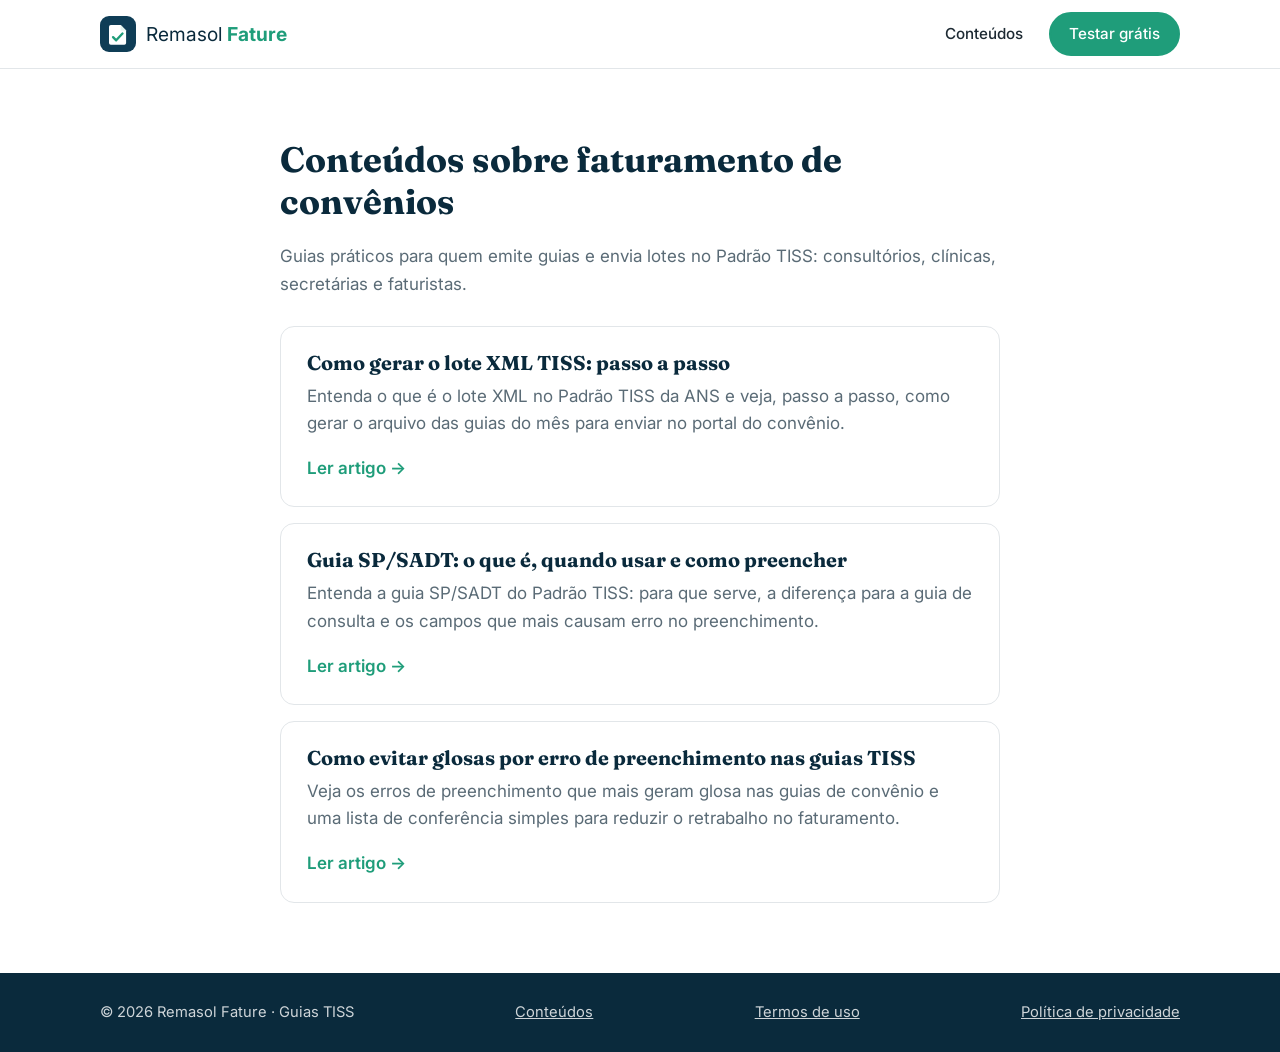
<file: conteudos.html>
<!DOCTYPE html>
<html lang="pt-BR">
<head>
  <meta charset="UTF-8">
  <meta name="viewport" content="width=device-width, initial-scale=1.0">
  <title>Conteúdos sobre faturamento de convênios e Padrão TISS | Guias TISS</title>
  <meta name="description" content="Artigos práticos sobre lote XML TISS, guia SP/SADT e como evitar glosas no faturamento de convênios.">
  <link rel="canonical" href="https://guiaxmltiss.com.br/conteudos.html">
  <meta property="og:type" content="article">
  <meta property="og:title" content="Conteúdos sobre faturamento de convênios">
  <meta property="og:description" content="Artigos práticos sobre lote XML TISS, guia SP/SADT e como evitar glosas no faturamento de convênios.">
  <meta property="og:url" content="https://guiaxmltiss.com.br/conteudos.html">
  <meta property="og:image" content="https://guiaxmltiss.com.br/assets/guias-tiss-compartilhar.jpg?v=2">
  <meta name="twitter:card" content="summary_large_image">
  <link rel="icon" href="assets/favicon.svg" type="image/svg+xml">
  <link rel="preconnect" href="https://fonts.googleapis.com">
  <link rel="preconnect" href="https://fonts.gstatic.com" crossorigin>
  <link href="https://fonts.googleapis.com/css2?family=Fraunces:opsz,wght@9..144,600;9..144,700&family=Inter:wght@400;500;600&display=swap" rel="stylesheet">
  <link rel="stylesheet" href="css/style.css?v=4">
  <script type="application/ld+json">{"@context": "https://schema.org", "@type": "CollectionPage", "name": "Conteúdos Guias TISS", "url": "https://guiaxmltiss.com.br/conteudos.html"}</script>
</head>
<body>
  <header class="topo">
    <div class="container topo__linha">
      <a href="index.html" class="marca">
        <img src="assets/logo.svg" alt="" width="36" height="36">
        <span>Remasol <strong>Fature</strong></span>
      </a>
      <nav class="menu menu--simples">
        <a href="conteudos.html">Conteúdos</a>
        <a href="guias-tiss/entrar.html#criar" class="botao botao--pequeno">Testar grátis</a>
      </nav>
    </div>
  </header>

  <main class="container pagina-texto conteudos">
    <h1>Conteúdos sobre faturamento de convênios</h1>
    <p>Guias práticos para quem emite guias e envia lotes no Padrão TISS: consultórios, clínicas, secretárias e faturistas.</p>
    <div class="conteudos__lista">
      <a class="conteudo-card" href="como-gerar-lote-xml-tiss.html">
        <h2>Como gerar o lote XML TISS: passo a passo</h2>
        <p>Entenda o que é o lote XML no Padrão TISS da ANS e veja, passo a passo, como gerar o arquivo das guias do mês para enviar no portal do convênio.</p>
        <span>Ler artigo →</span>
      </a>
      <a class="conteudo-card" href="guia-sp-sadt.html">
        <h2>Guia SP/SADT: o que é, quando usar e como preencher</h2>
        <p>Entenda a guia SP/SADT do Padrão TISS: para que serve, a diferença para a guia de consulta e os campos que mais causam erro no preenchimento.</p>
        <span>Ler artigo →</span>
      </a>
      <a class="conteudo-card" href="como-evitar-glosas.html">
        <h2>Como evitar glosas por erro de preenchimento nas guias TISS</h2>
        <p>Veja os erros de preenchimento que mais geram glosa nas guias de convênio e uma lista de conferência simples para reduzir o retrabalho no faturamento.</p>
        <span>Ler artigo →</span>
      </a>
    </div>
  </main>

  <footer class="rodape">
    <div class="container rodape__linha">
      <span>© <span id="ano"></span> Remasol Fature · Guias TISS</span>
      <a href="conteudos.html">Conteúdos</a>
      <a href="termos.html">Termos de uso</a>
      <a href="privacidade.html">Política de privacidade</a>
    </div>
  </footer>
  <script src="js/config.js?v=3"></script>
  <script src="js/main.js?v=3"></script>
</body>
</html>
</file>
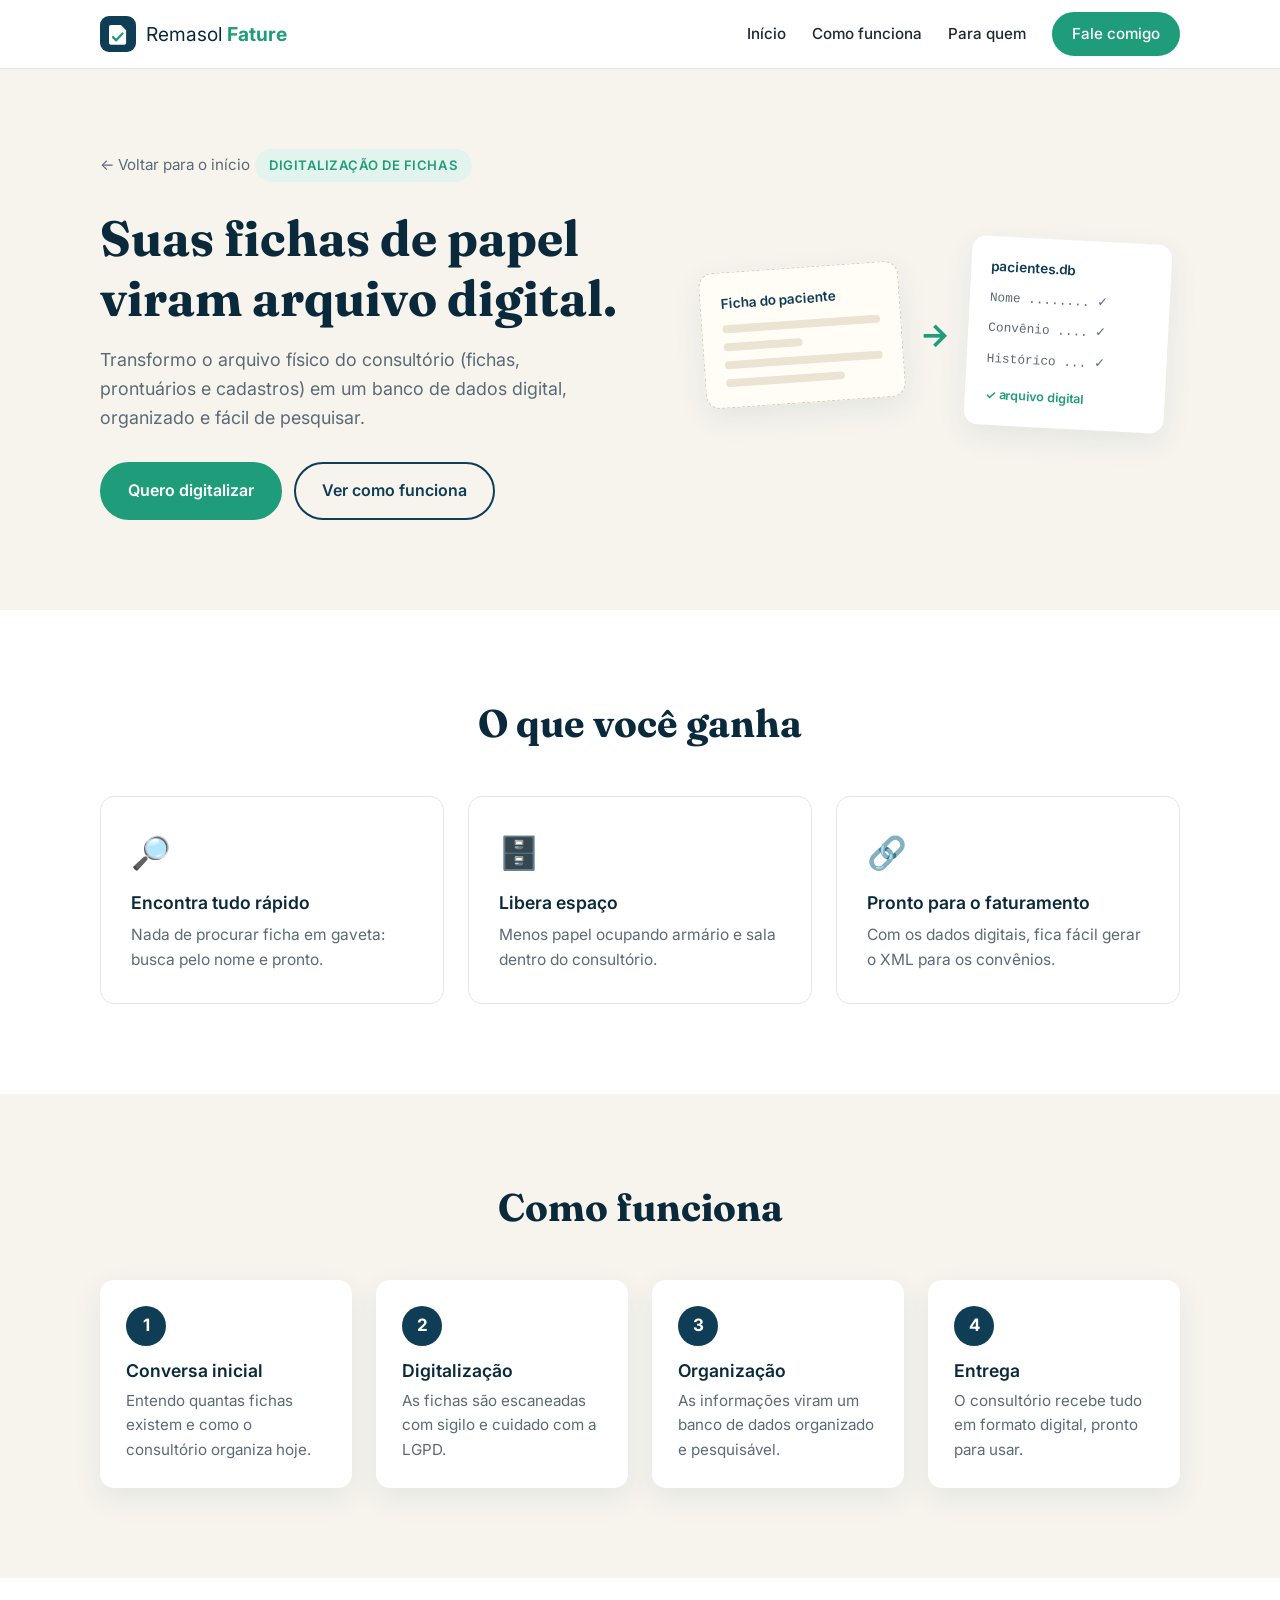
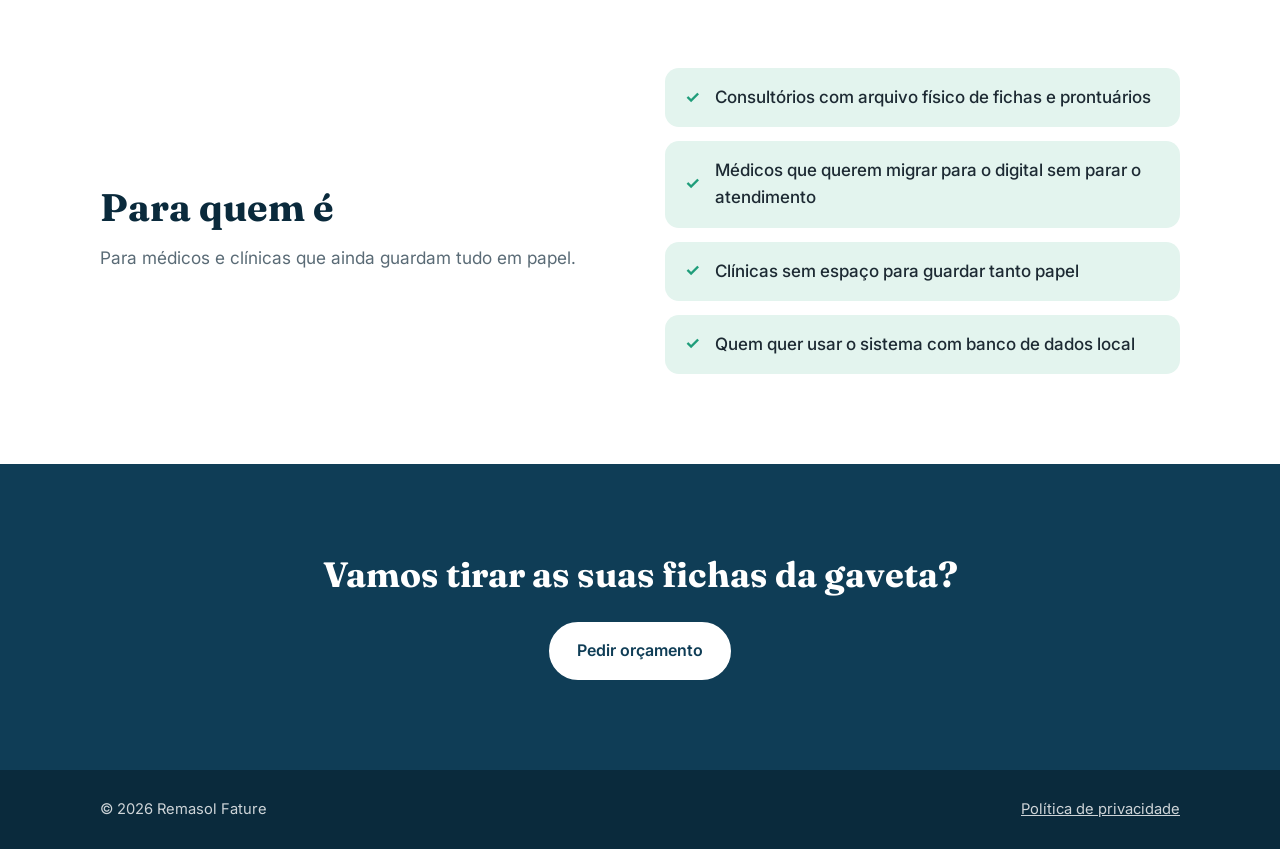
<file: digitalizacao.html>
<!DOCTYPE html>
<html lang="pt-BR">
<head>
  <meta charset="UTF-8">
  <meta name="viewport" content="width=device-width, initial-scale=1.0">
  <title>Digitalização de fichas | Remasol Fature</title>
  <meta name="description" content="Transformamos fichas e prontuários em papel em arquivo digital organizado e pesquisável, com cuidado com a LGPD.">
  <link rel="icon" href="assets/favicon.svg" type="image/svg+xml">
  <link rel="preconnect" href="https://fonts.googleapis.com">
  <link rel="preconnect" href="https://fonts.gstatic.com" crossorigin>
  <link href="https://fonts.googleapis.com/css2?family=Fraunces:opsz,wght@9..144,600;9..144,700&family=Inter:wght@400;500;600&display=swap" rel="stylesheet">
  <link rel="stylesheet" href="css/style.css?v=4">
</head>
<body>

  <header class="topo">
    <div class="container topo__linha">
      <a href="servicos.html" class="marca">
        <img src="assets/logo.svg" alt="" width="36" height="36">
        <span>Remasol <strong>Fature</strong></span>
      </a>

      <button class="menu-botao" aria-label="Abrir menu" aria-expanded="false" aria-controls="menu">
        <span></span><span></span><span></span>
      </button>

      <nav id="menu" class="menu">
        <a href="servicos.html">Início</a>
        <a href="#como-funciona">Como funciona</a>
        <a href="#para-quem">Para quem</a>
        <a href="servicos.html#contato" class="botao botao--pequeno">Fale comigo</a>
      </nav>
    </div>
  </header>

  <main>

    <section class="hero">
      <div class="container hero__grade">
        <div class="hero__texto">
          <a href="servicos.html" class="voltar">← Voltar para o início</a>
          <p class="selo">Digitalização de fichas</p>
          <h1>Suas fichas de papel viram arquivo digital.</h1>
          <p class="hero__sub">
            Transformo o arquivo físico do consultório (fichas, prontuários e cadastros)
            em um banco de dados digital, organizado e fácil de pesquisar.
          </p>
          <div class="hero__acoes">
            <a href="servicos.html#contato" class="botao">Quero digitalizar</a>
            <a href="#como-funciona" class="botao botao--contorno">Ver como funciona</a>
          </div>
        </div>

        <div class="hero__ilustracao" aria-hidden="true">
          <div class="cartao cartao--papel">
            <span class="cartao__titulo">Ficha do paciente</span>
            <span class="linha"></span><span class="linha linha--curta"></span>
            <span class="linha"></span><span class="linha linha--media"></span>
          </div>
          <div class="seta">→</div>
          <div class="cartao cartao--digital">
            <span class="cartao__titulo">pacientes.db</span>
            <code>Nome ........ ✓</code>
            <code>Convênio .... ✓</code>
            <code>Histórico ... ✓</code>
            <span class="cartao__ok">✓ arquivo digital</span>
          </div>
        </div>
      </div>
    </section>

    <section class="secao">
      <div class="container">
        <h2 class="secao__titulo">O que você ganha</h2>
        <div class="cards">
          <article class="card">
            <div class="card__icone">🔎</div>
            <h3>Encontra tudo rápido</h3>
            <p>Nada de procurar ficha em gaveta: busca pelo nome e pronto.</p>
          </article>
          <article class="card">
            <div class="card__icone">🗄️</div>
            <h3>Libera espaço</h3>
            <p>Menos papel ocupando armário e sala dentro do consultório.</p>
          </article>
          <article class="card">
            <div class="card__icone">🔗</div>
            <h3>Pronto para o faturamento</h3>
            <p>Com os dados digitais, fica fácil gerar o XML para os convênios.</p>
          </article>
        </div>
      </div>
    </section>

    <section id="como-funciona" class="secao secao--clara">
      <div class="container">
        <h2 class="secao__titulo">Como funciona</h2>
        <ol class="passos">
          <li class="passo">
            <span class="passo__numero">1</span>
            <h3>Conversa inicial</h3>
            <p>Entendo quantas fichas existem e como o consultório organiza hoje.</p>
          </li>
          <li class="passo">
            <span class="passo__numero">2</span>
            <h3>Digitalização</h3>
            <p>As fichas são escaneadas com sigilo e cuidado com a LGPD.</p>
          </li>
          <li class="passo">
            <span class="passo__numero">3</span>
            <h3>Organização</h3>
            <p>As informações viram um banco de dados organizado e pesquisável.</p>
          </li>
          <li class="passo">
            <span class="passo__numero">4</span>
            <h3>Entrega</h3>
            <p>O consultório recebe tudo em formato digital, pronto para usar.</p>
          </li>
        </ol>
      </div>
    </section>

    <section id="para-quem" class="secao">
      <div class="container bloco">
        <div class="bloco__texto">
          <h2>Para quem é</h2>
          <p>Para médicos e clínicas que ainda guardam tudo em papel.</p>
        </div>
        <ul class="lista-check">
          <li>Consultórios com arquivo físico de fichas e prontuários</li>
          <li>Médicos que querem migrar para o digital sem parar o atendimento</li>
          <li>Clínicas sem espaço para guardar tanto papel</li>
          <li>Quem quer usar o sistema com banco de dados local</li>
        </ul>
      </div>
    </section>

    <section class="secao secao--destaque">
      <div class="container chamada">
        <h2>Vamos tirar as suas fichas da gaveta?</h2>
        <a href="servicos.html#contato" class="botao botao--claro">Pedir orçamento</a>
      </div>
    </section>

  </main>

  <footer class="rodape">
    <div class="container rodape__linha">
      <span>© <span id="ano"></span> Remasol Fature</span>
      <a href="privacidade.html">Política de privacidade</a>
    </div>
  </footer>

  <script src="js/config.js?v=3"></script>
  <script src="js/main.js?v=3"></script>
</body>
</html>
</file>
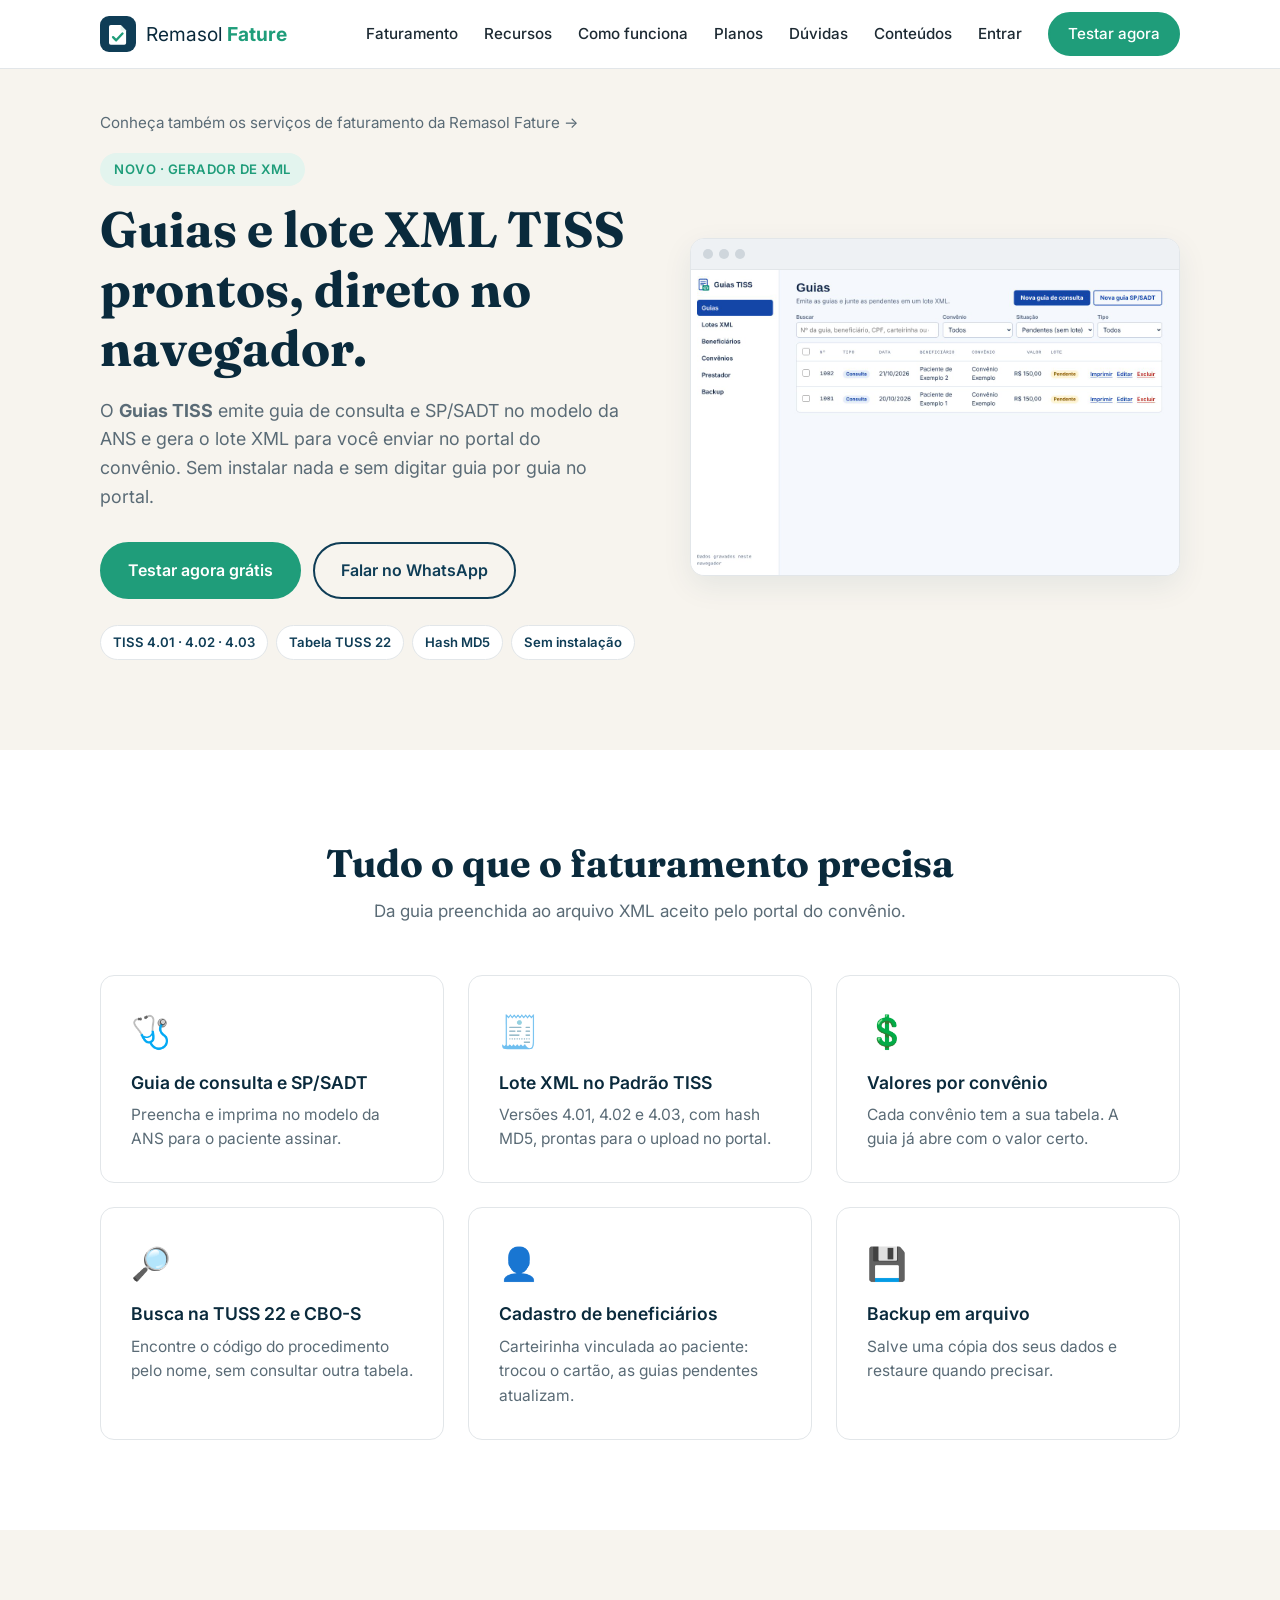
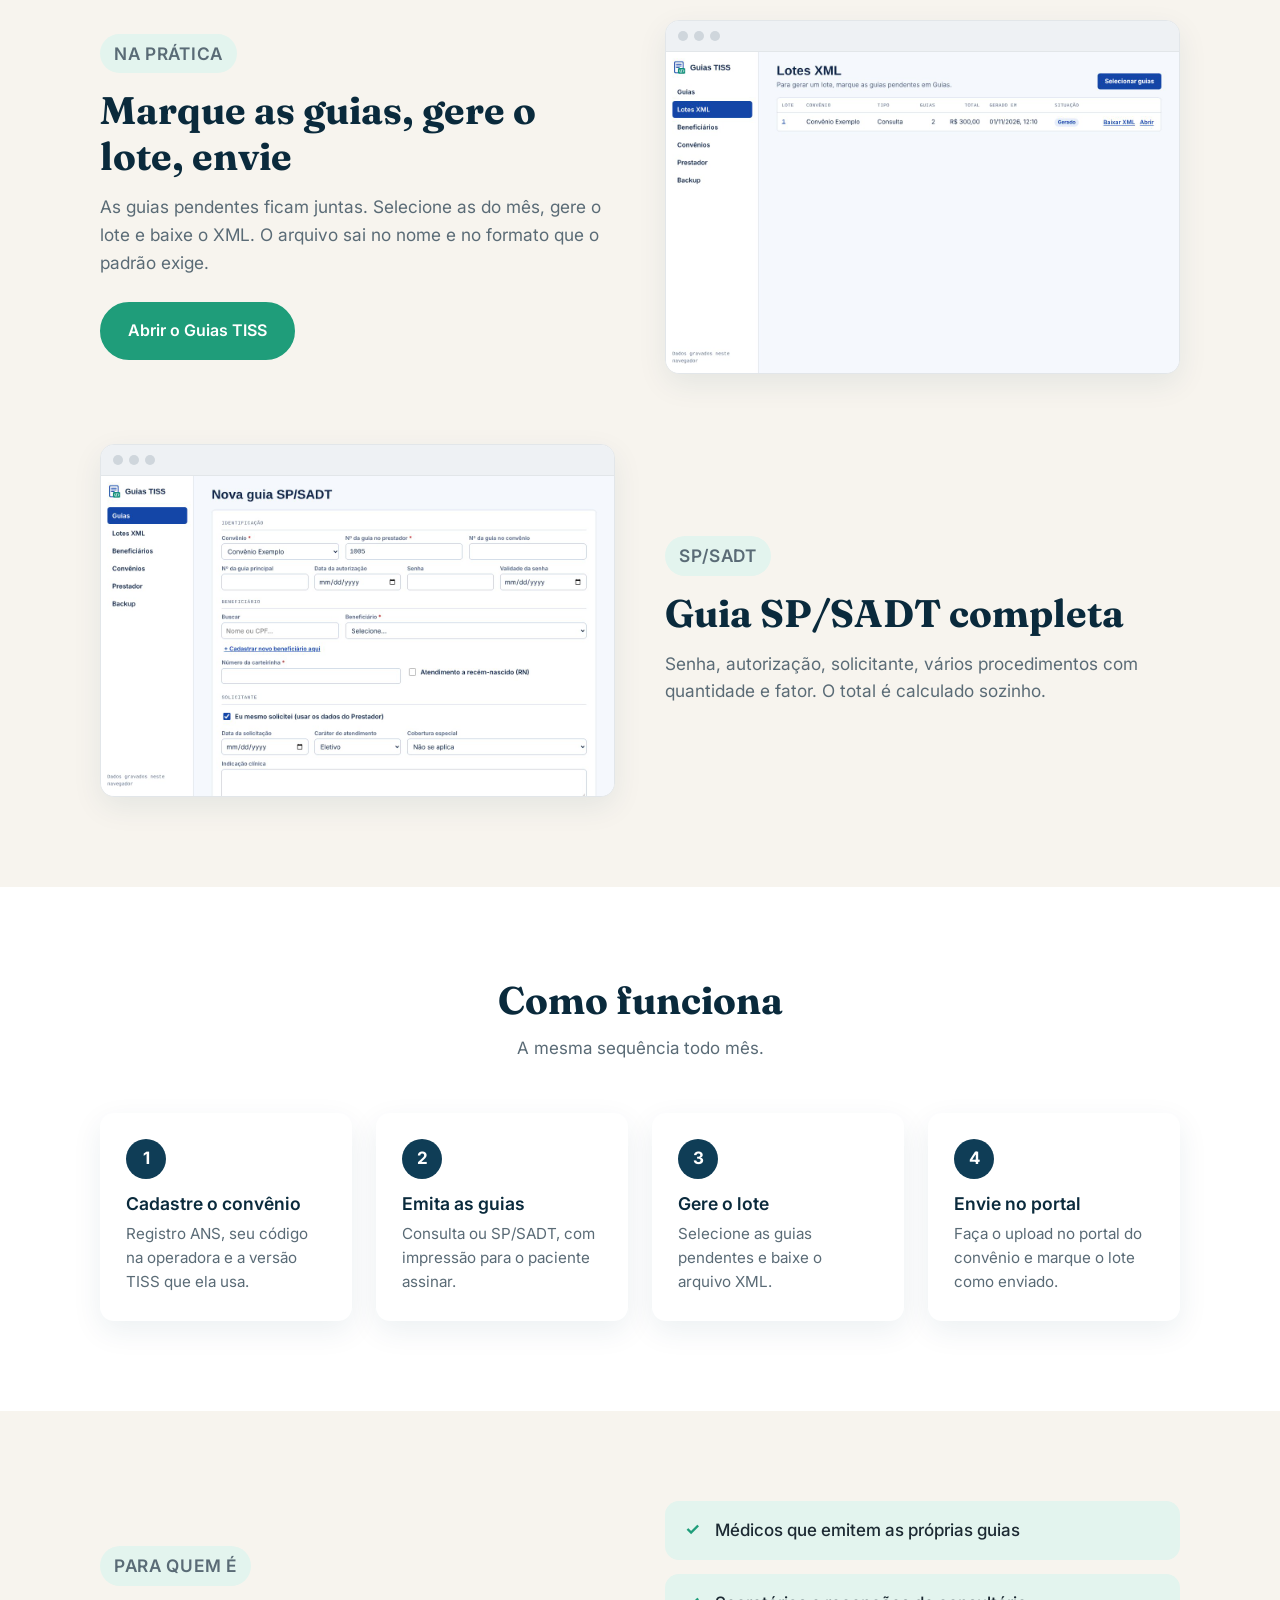
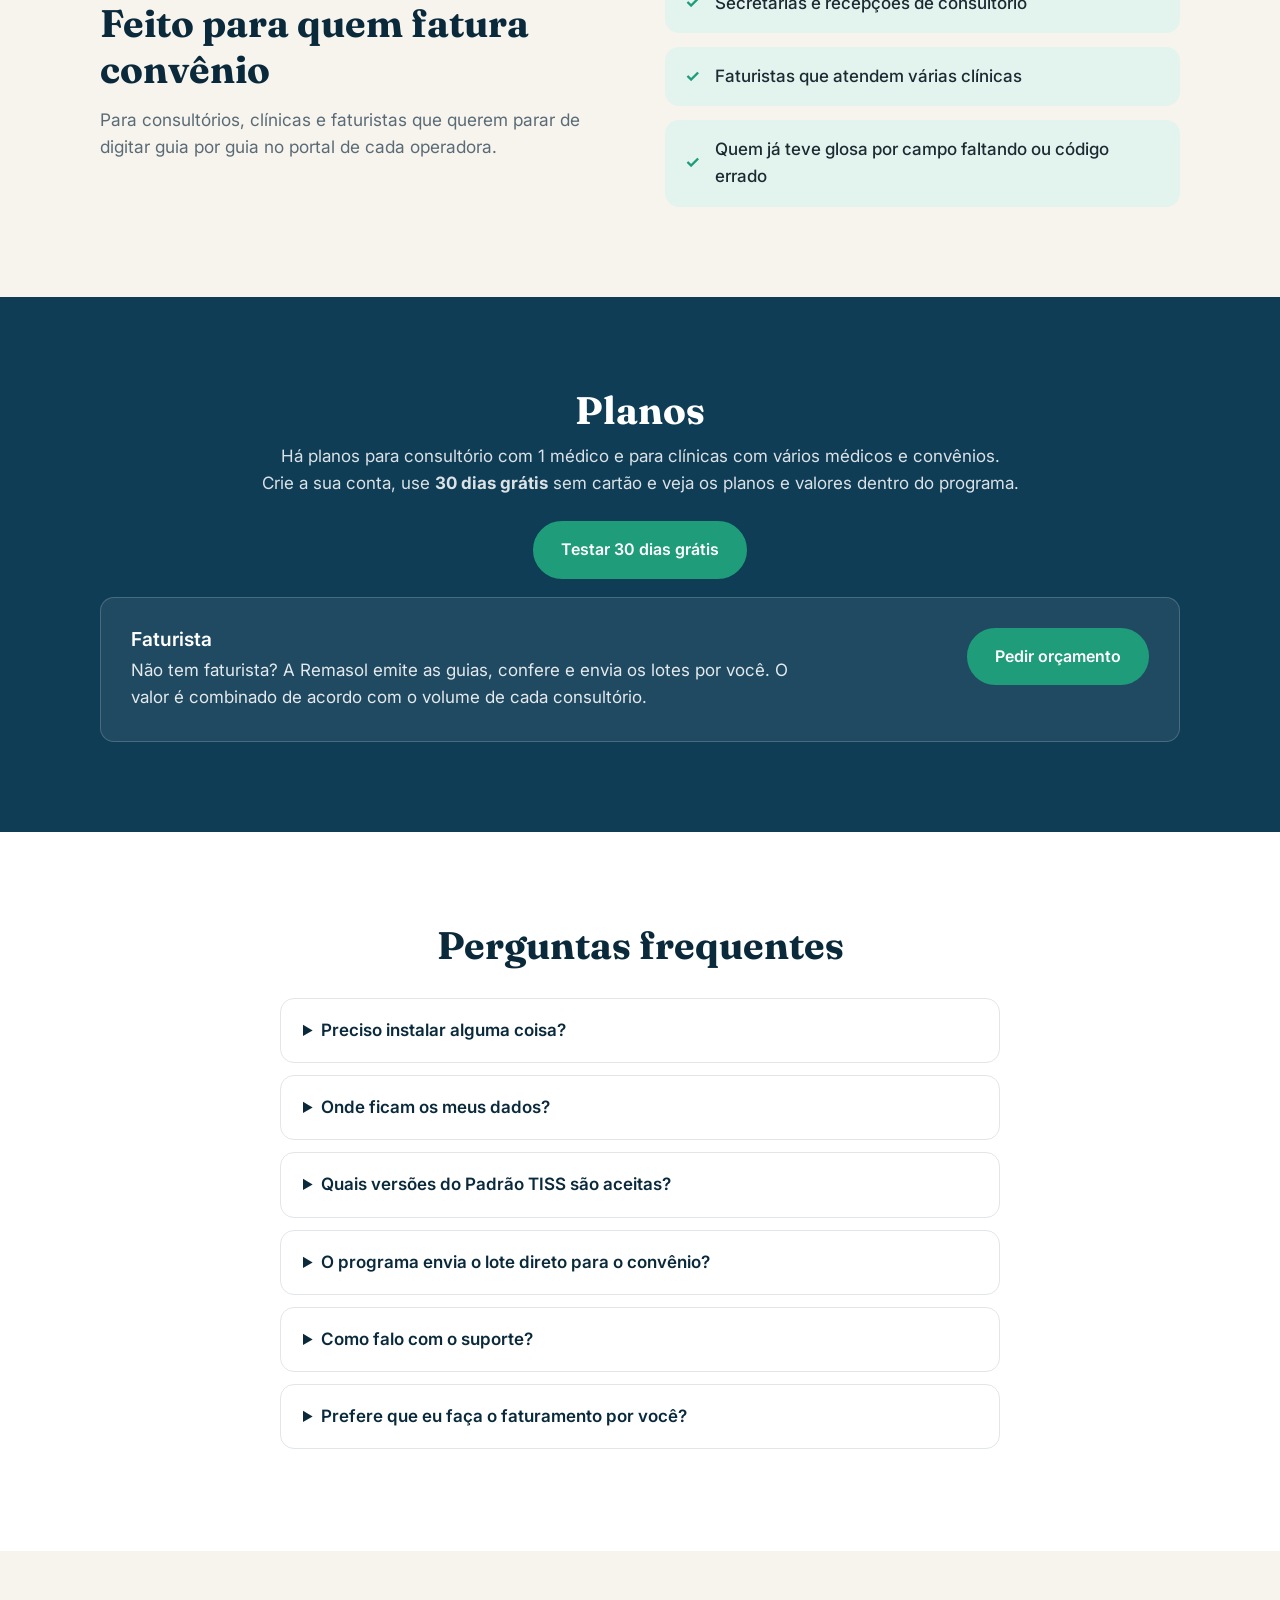
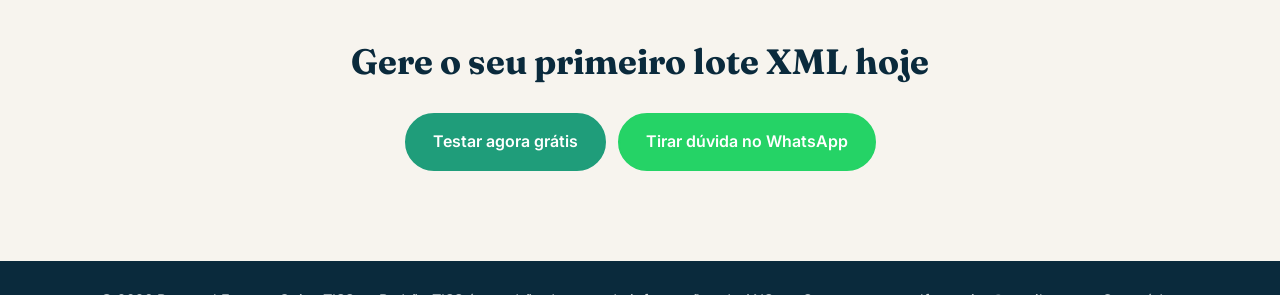
<file: gerador-xml.html>
<!DOCTYPE html>
<html lang="pt-BR">
<head>
  <meta charset="UTF-8">
  <title>Guias TISS</title>
  <meta http-equiv="refresh" content="0; url=index.html">
  <link rel="canonical" href="https://guiaxmltiss.com.br/">
</head>
<body>
  <p>A página mudou de endereço: <a href="index.html">abrir o Guias TISS</a>.</p>
</body>
</html>
</file>
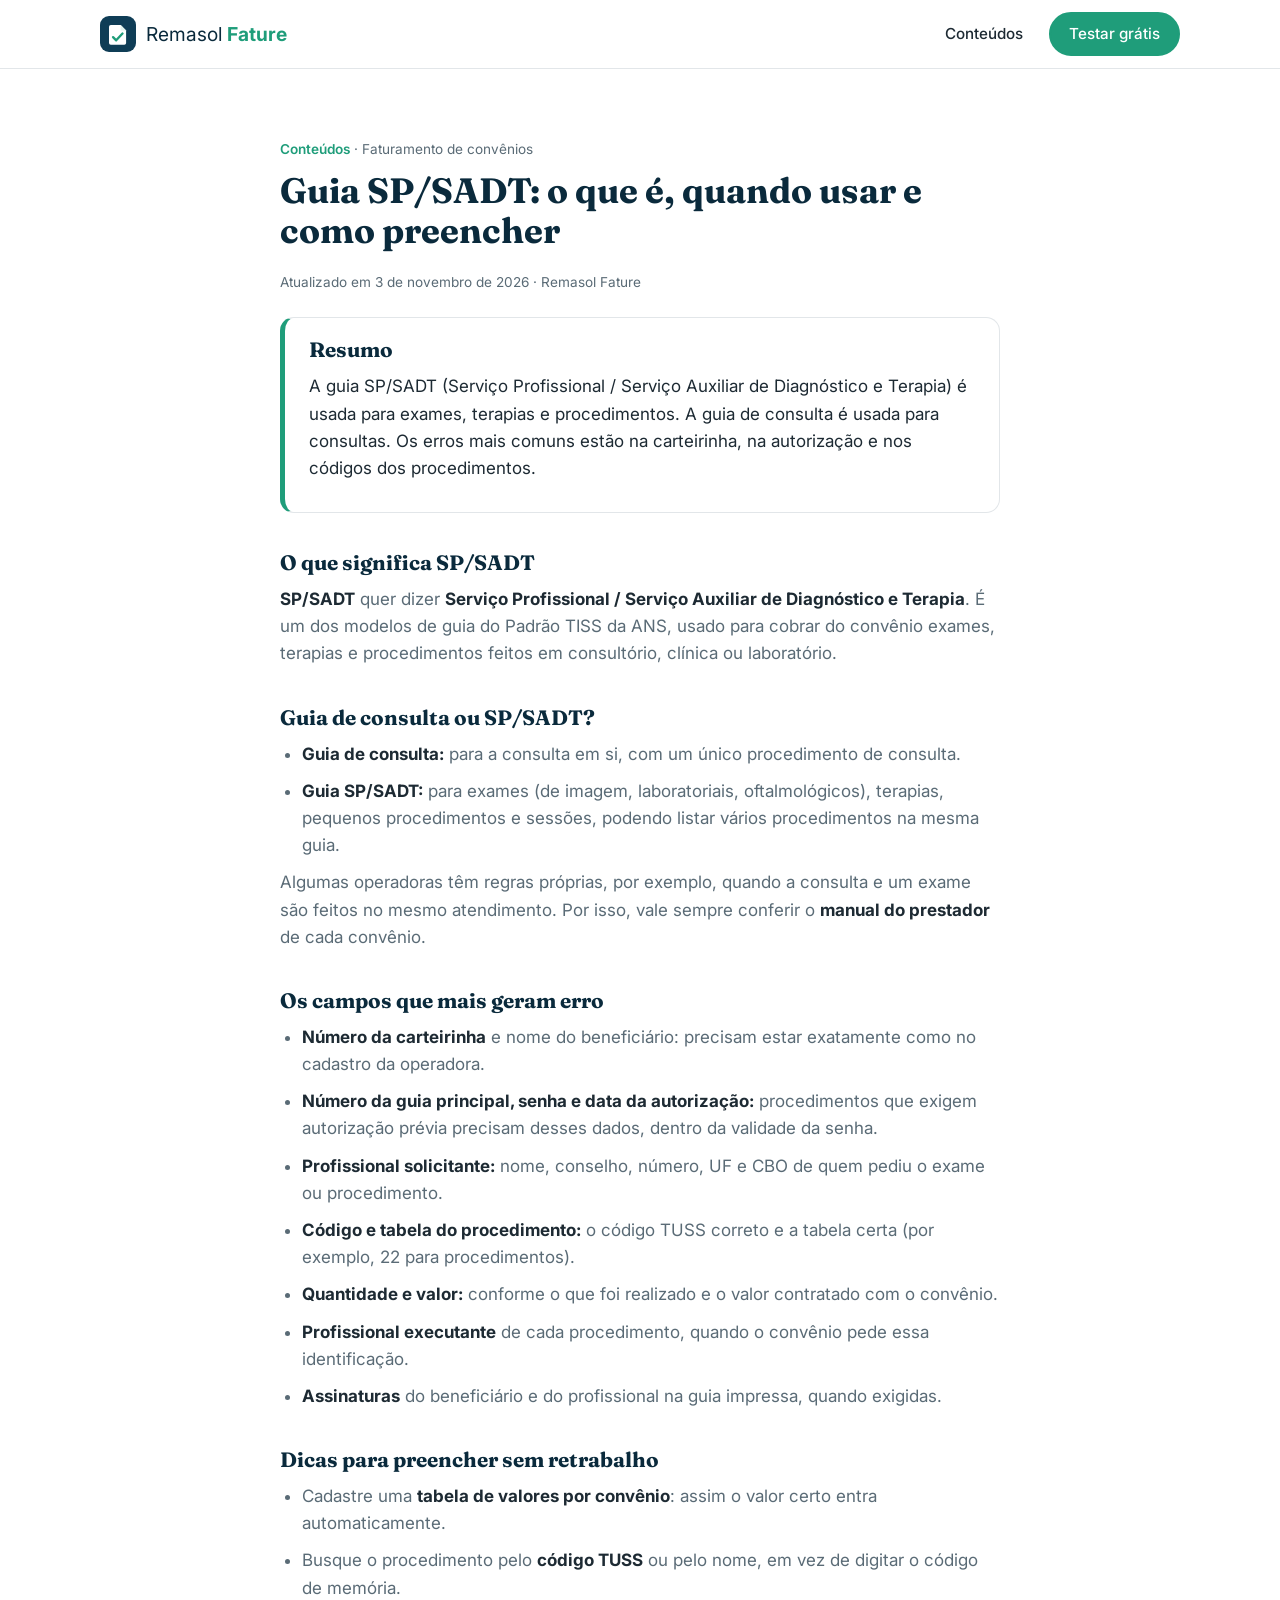
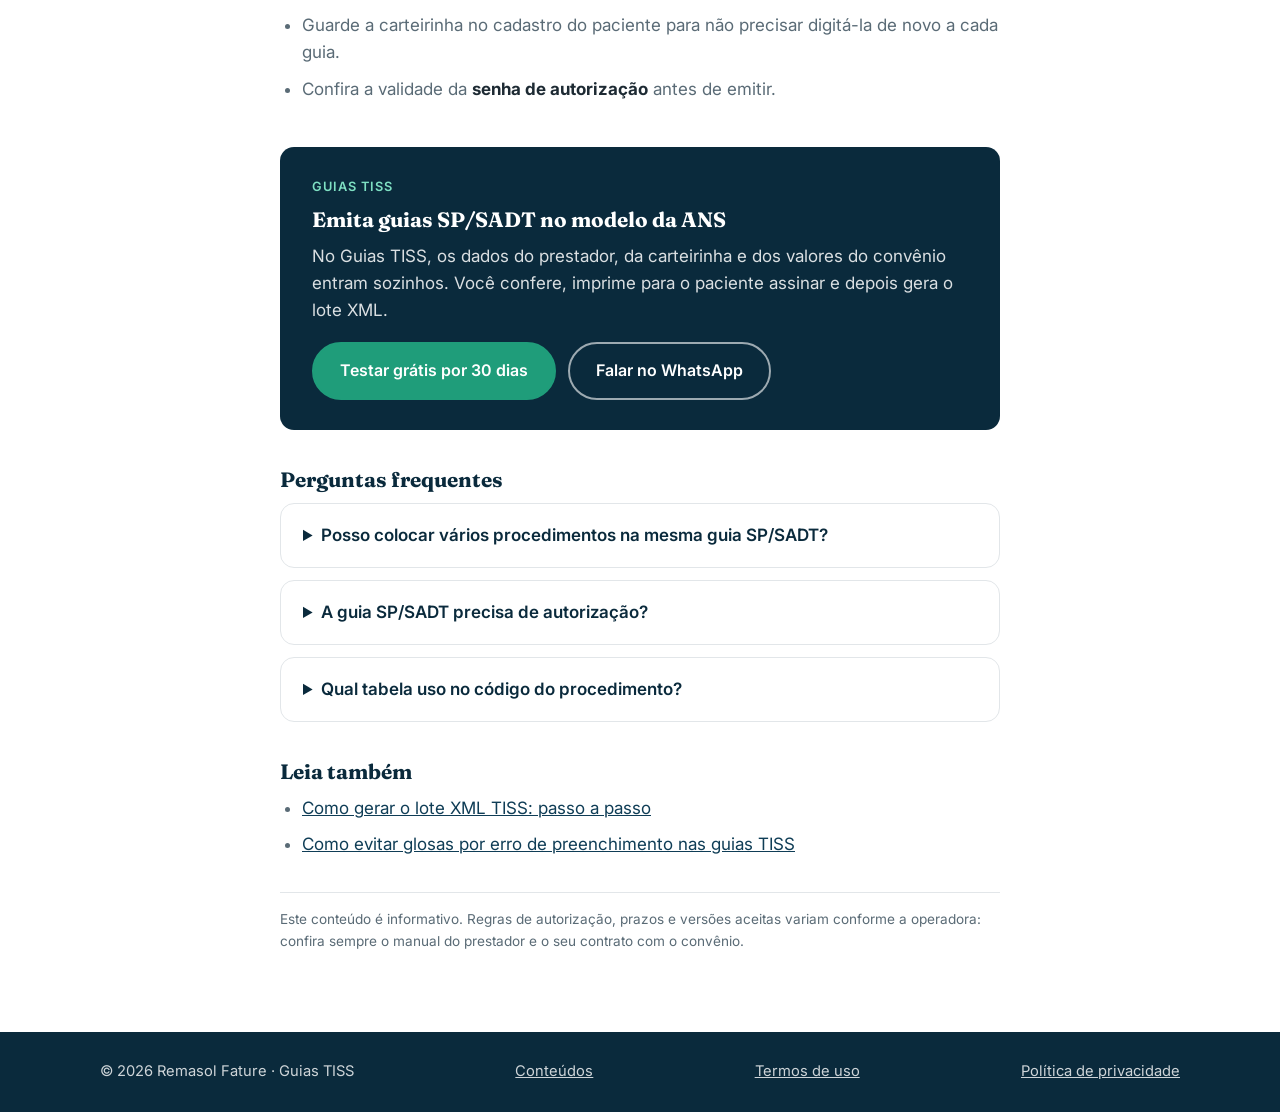
<file: guia-sp-sadt.html>
<!DOCTYPE html>
<html lang="pt-BR">
<head>
  <meta charset="UTF-8">
  <meta name="viewport" content="width=device-width, initial-scale=1.0">
  <title>Guia SP/SADT: o que é, quando usar e como preencher | Guias TISS</title>
  <meta name="description" content="Entenda a guia SP/SADT do Padrão TISS: para que serve, a diferença para a guia de consulta e os campos que mais causam erro no preenchimento.">
  <link rel="canonical" href="https://guiaxmltiss.com.br/guia-sp-sadt.html">
  <meta property="og:type" content="article">
  <meta property="og:title" content="Guia SP/SADT: o que é, quando usar e como preencher">
  <meta property="og:description" content="Entenda a guia SP/SADT do Padrão TISS: para que serve, a diferença para a guia de consulta e os campos que mais causam erro no preenchimento.">
  <meta property="og:url" content="https://guiaxmltiss.com.br/guia-sp-sadt.html">
  <meta property="og:image" content="https://guiaxmltiss.com.br/assets/guias-tiss-compartilhar.jpg?v=2">
  <meta name="twitter:card" content="summary_large_image">
  <link rel="icon" href="assets/favicon.svg" type="image/svg+xml">
  <link rel="preconnect" href="https://fonts.googleapis.com">
  <link rel="preconnect" href="https://fonts.gstatic.com" crossorigin>
  <link href="https://fonts.googleapis.com/css2?family=Fraunces:opsz,wght@9..144,600;9..144,700&family=Inter:wght@400;500;600&display=swap" rel="stylesheet">
  <link rel="stylesheet" href="css/style.css?v=4">
  <script type="application/ld+json">[{"@context": "https://schema.org", "@type": "Article", "headline": "Guia SP/SADT: o que é, quando usar e como preencher", "description": "Entenda a guia SP/SADT do Padrão TISS: para que serve, a diferença para a guia de consulta e os campos que mais causam erro no preenchimento.", "datePublished": "2026-11-03", "dateModified": "2026-11-03", "inLanguage": "pt-BR", "mainEntityOfPage": "https://guiaxmltiss.com.br/guia-sp-sadt.html", "author": {"@type": "Organization", "name": "Remasol Fature"}, "publisher": {"@type": "Organization", "name": "Remasol Fature", "logo": {"@type": "ImageObject", "url": "https://guiaxmltiss.com.br/assets/logo.svg"}}, "image": "https://guiaxmltiss.com.br/assets/guias-tiss-compartilhar.jpg?v=2"}, {"@context": "https://schema.org", "@type": "FAQPage", "mainEntity": [{"@type": "Question", "name": "Posso colocar vários procedimentos na mesma guia SP/SADT?", "acceptedAnswer": {"@type": "Answer", "text": "Sim. A SP/SADT permite listar vários procedimentos, cada um com código, quantidade e valor."}}, {"@type": "Question", "name": "A guia SP/SADT precisa de autorização?", "acceptedAnswer": {"@type": "Answer", "text": "Depende do procedimento e do convênio. Muitos exames e terapias exigem autorização prévia (senha); consulte o manual da operadora."}}, {"@type": "Question", "name": "Qual tabela uso no código do procedimento?", "acceptedAnswer": {"@type": "Answer", "text": "Para procedimentos, em geral a tabela 22 (TUSS – Procedimentos e eventos em saúde). Materiais, medicamentos e taxas usam outras tabelas."}}]}]</script>
</head>
<body>
  <header class="topo">
    <div class="container topo__linha">
      <a href="index.html" class="marca">
        <img src="assets/logo.svg" alt="" width="36" height="36">
        <span>Remasol <strong>Fature</strong></span>
      </a>
      <nav class="menu menu--simples">
        <a href="conteudos.html">Conteúdos</a>
        <a href="guias-tiss/entrar.html#criar" class="botao botao--pequeno">Testar grátis</a>
      </nav>
    </div>
  </header>

  <main class="container pagina-texto artigo">
    <p class="artigo__trilha"><a href="conteudos.html">Conteúdos</a> · Faturamento de convênios</p>
    <h1>Guia SP/SADT: o que é, quando usar e como preencher</h1>
    <p class="artigo__data">Atualizado em 3 de novembro de 2026 · Remasol Fature</p>
    <div class="termos__resumo artigo__resumo"><h2>Resumo</h2><p>A guia SP/SADT (Serviço Profissional / Serviço Auxiliar de Diagnóstico e Terapia) é usada para exames, terapias e procedimentos. A guia de consulta é usada para consultas. Os erros mais comuns estão na carteirinha, na autorização e nos códigos dos procedimentos.</p></div>

    <h2>O que significa SP/SADT</h2>
    <p><strong>SP/SADT</strong> quer dizer <strong>Serviço Profissional / Serviço Auxiliar de Diagnóstico e Terapia</strong>. É um dos modelos de guia do Padrão TISS da ANS, usado para cobrar do convênio exames, terapias e procedimentos feitos em consultório, clínica ou laboratório.</p>

    <h2>Guia de consulta ou SP/SADT?</h2>
    <ul>
      <li><strong>Guia de consulta:</strong> para a consulta em si, com um único procedimento de consulta.</li>
      <li><strong>Guia SP/SADT:</strong> para exames (de imagem, laboratoriais, oftalmológicos), terapias, pequenos procedimentos e sessões, podendo listar vários procedimentos na mesma guia.</li>
    </ul>
    <p>Algumas operadoras têm regras próprias, por exemplo, quando a consulta e um exame são feitos no mesmo atendimento. Por isso, vale sempre conferir o <strong>manual do prestador</strong> de cada convênio.</p>

    <h2>Os campos que mais geram erro</h2>
    <ul>
      <li><strong>Número da carteirinha</strong> e nome do beneficiário: precisam estar exatamente como no cadastro da operadora.</li>
      <li><strong>Número da guia principal, senha e data da autorização:</strong> procedimentos que exigem autorização prévia precisam desses dados, dentro da validade da senha.</li>
      <li><strong>Profissional solicitante:</strong> nome, conselho, número, UF e CBO de quem pediu o exame ou procedimento.</li>
      <li><strong>Código e tabela do procedimento:</strong> o código TUSS correto e a tabela certa (por exemplo, 22 para procedimentos).</li>
      <li><strong>Quantidade e valor:</strong> conforme o que foi realizado e o valor contratado com o convênio.</li>
      <li><strong>Profissional executante</strong> de cada procedimento, quando o convênio pede essa identificação.</li>
      <li><strong>Assinaturas</strong> do beneficiário e do profissional na guia impressa, quando exigidas.</li>
    </ul>

    <h2>Dicas para preencher sem retrabalho</h2>
    <ul>
      <li>Cadastre uma <strong>tabela de valores por convênio</strong>: assim o valor certo entra automaticamente.</li>
      <li>Busque o procedimento pelo <strong>código TUSS</strong> ou pelo nome, em vez de digitar o código de memória.</li>
      <li>Guarde a carteirinha no cadastro do paciente para não precisar digitá-la de novo a cada guia.</li>
      <li>Confira a validade da <strong>senha de autorização</strong> antes de emitir.</li>
    </ul>

    <aside class="cta-artigo">
      <p class="cta-artigo__selo">Guias TISS</p>
      <h2>Emita guias SP/SADT no modelo da ANS</h2>
      <p>No Guias TISS, os dados do prestador, da carteirinha e dos valores do convênio entram sozinhos. Você confere, imprime para o paciente assinar e depois gera o lote XML.</p>
      <div class="cta-artigo__botoes">
        <a class="botao" href="guias-tiss/entrar.html#criar">Testar grátis por 30 dias</a>
        <a class="botao botao--contorno" href="#" data-whatsapp="Olá! Li o artigo no site e quero saber mais do Guias TISS.">Falar no WhatsApp</a>
      </div>
    </aside>

    <h2>Perguntas frequentes</h2>
    <div class="faq faq--artigo"><details><summary>Posso colocar vários procedimentos na mesma guia SP/SADT?</summary><p>Sim. A SP/SADT permite listar vários procedimentos, cada um com código, quantidade e valor.</p></details><details><summary>A guia SP/SADT precisa de autorização?</summary><p>Depende do procedimento e do convênio. Muitos exames e terapias exigem autorização prévia (senha); consulte o manual da operadora.</p></details><details><summary>Qual tabela uso no código do procedimento?</summary><p>Para procedimentos, em geral a tabela 22 (TUSS – Procedimentos e eventos em saúde). Materiais, medicamentos e taxas usam outras tabelas.</p></details></div>

    <h2>Leia também</h2>
    <ul class="artigo__mais"><li><a href="como-gerar-lote-xml-tiss.html">Como gerar o lote XML TISS: passo a passo</a></li><li><a href="como-evitar-glosas.html">Como evitar glosas por erro de preenchimento nas guias TISS</a></li></ul>
    <p class="artigo__aviso">Este conteúdo é informativo. Regras de autorização, prazos e versões aceitas variam conforme a operadora: confira sempre o manual do prestador e o seu contrato com o convênio.</p>
  </main>

  <footer class="rodape">
    <div class="container rodape__linha">
      <span>© <span id="ano"></span> Remasol Fature · Guias TISS</span>
      <a href="conteudos.html">Conteúdos</a>
      <a href="termos.html">Termos de uso</a>
      <a href="privacidade.html">Política de privacidade</a>
    </div>
  </footer>
  <script src="js/config.js?v=3"></script>
  <script src="js/main.js?v=3"></script>
</body>
</html>
</file>
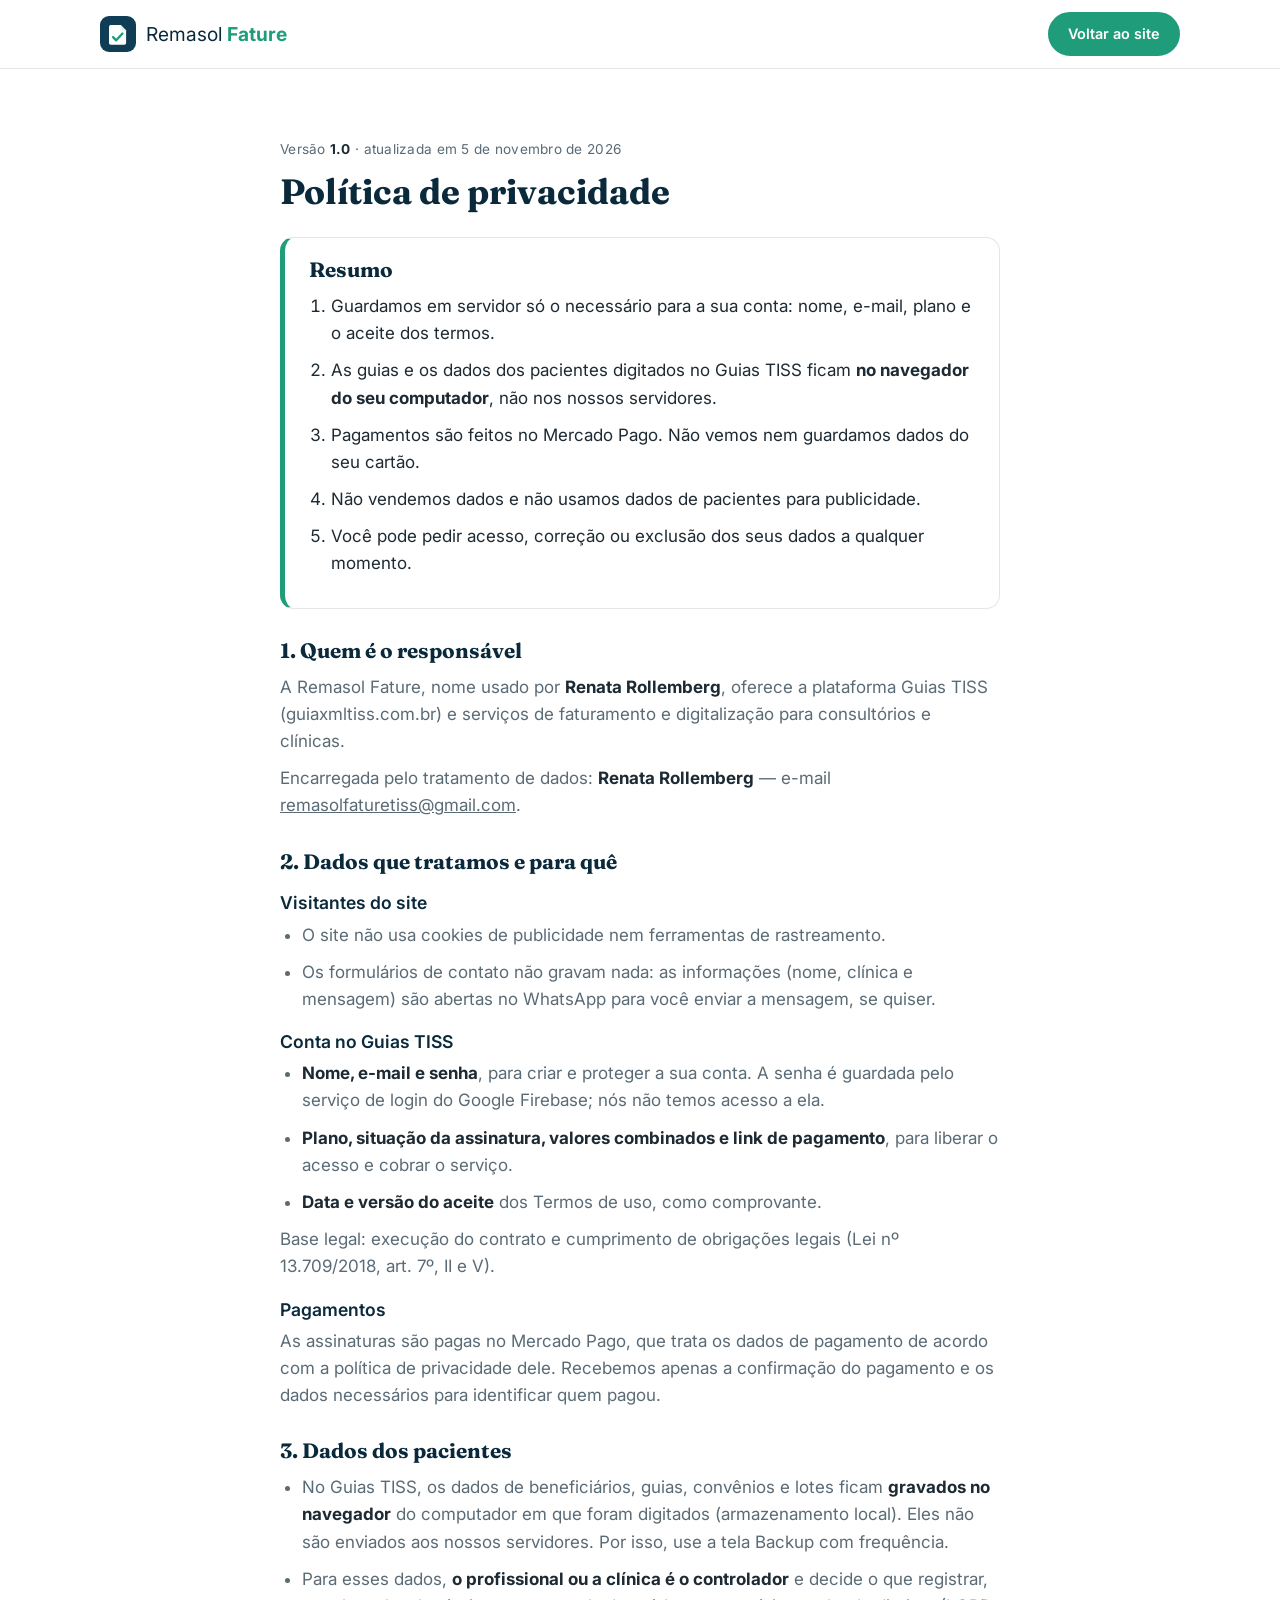
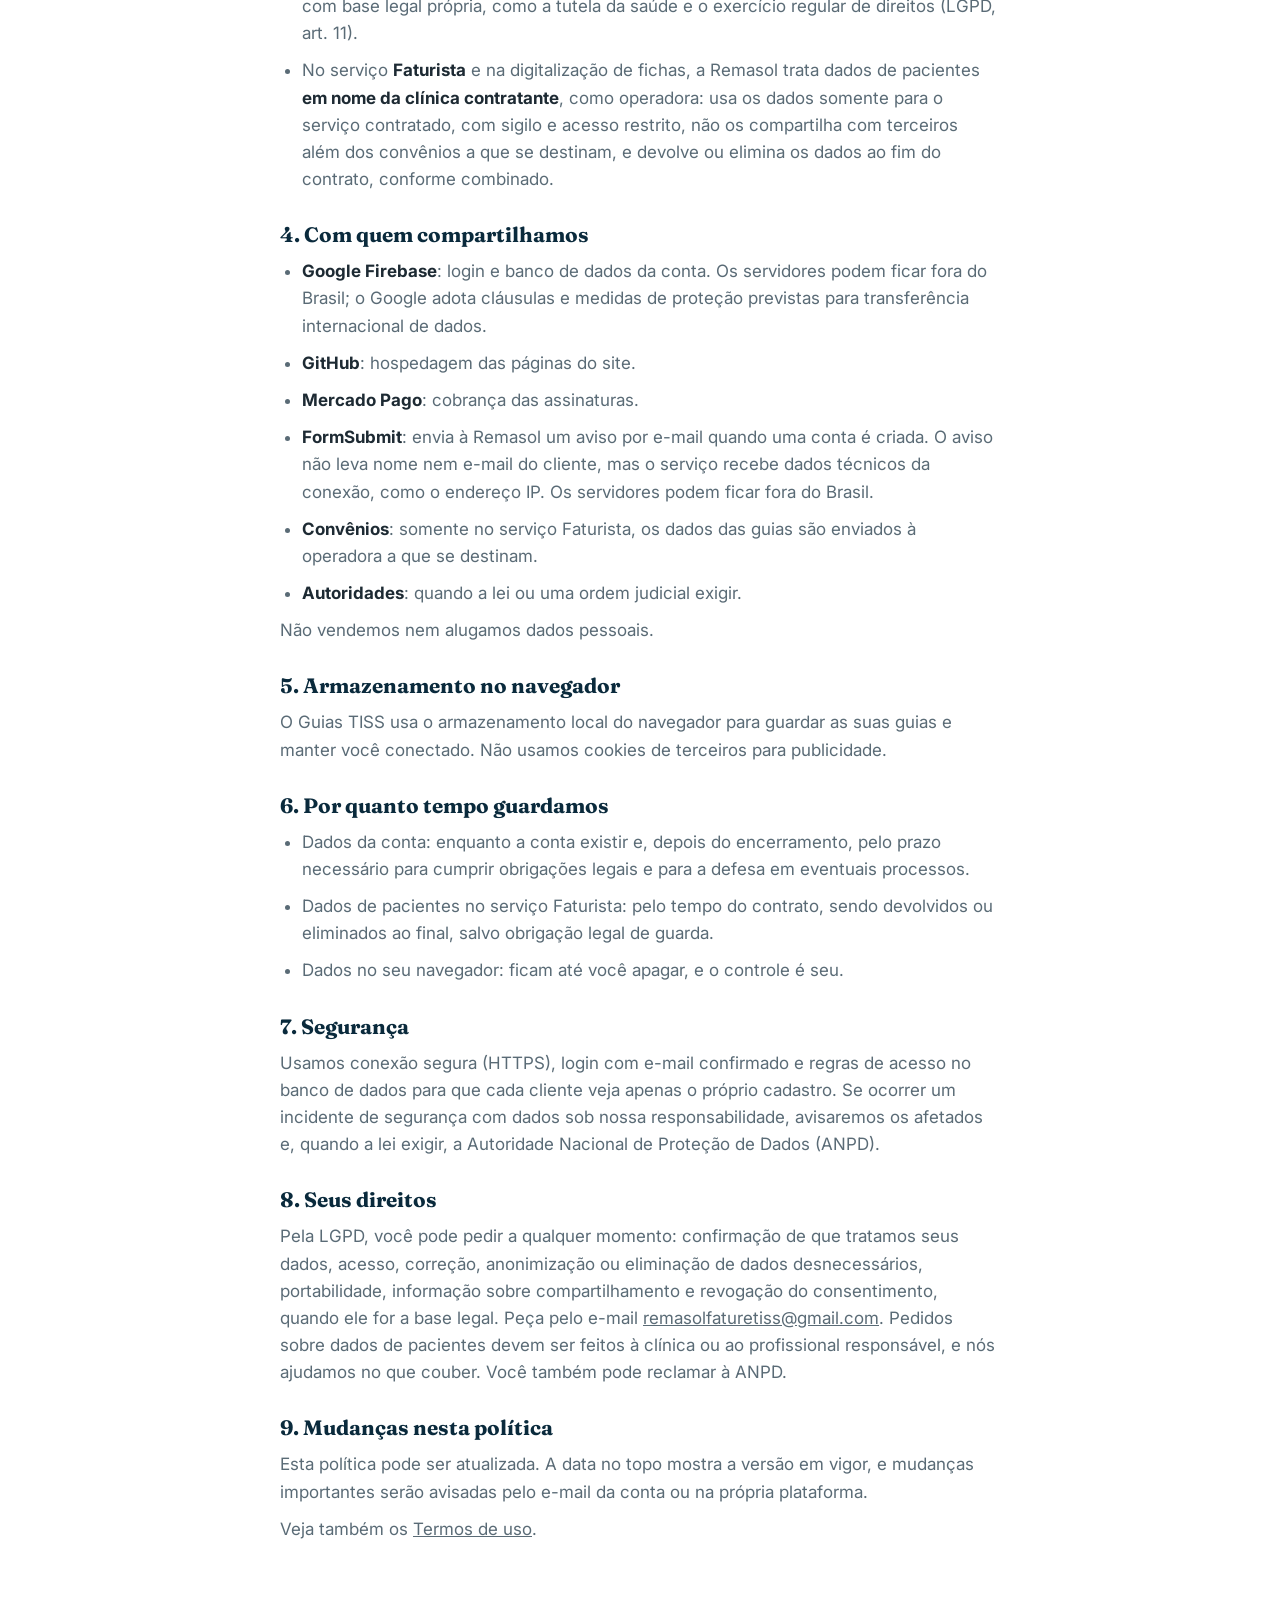
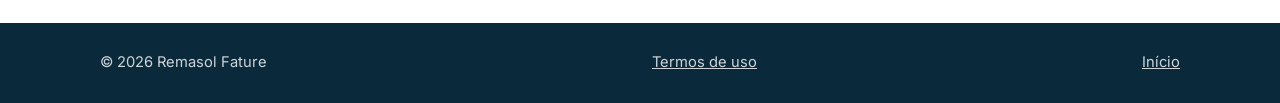
<file: privacidade.html>
<!DOCTYPE html>
<html lang="pt-BR">
<head>
  <meta charset="UTF-8">
  <meta name="viewport" content="width=device-width, initial-scale=1.0">
  <title>Política de privacidade | Remasol Fature</title>
  <meta name="description" content="Como a Remasol Fature e a plataforma Guias TISS tratam dados pessoais, de acordo com a LGPD.">
  <link rel="icon" href="assets/favicon.svg" type="image/svg+xml">
  <link rel="preconnect" href="https://fonts.googleapis.com">
  <link rel="preconnect" href="https://fonts.gstatic.com" crossorigin>
  <link href="https://fonts.googleapis.com/css2?family=Fraunces:opsz,wght@9..144,600;9..144,700&family=Inter:wght@400;500;600&display=swap" rel="stylesheet">
  <link rel="stylesheet" href="css/style.css?v=4">
</head>
<body>
  <header class="topo">
    <div class="container topo__linha">
      <a href="index.html" class="marca">
        <img src="assets/logo.svg" alt="" width="36" height="36">
        <span>Remasol <strong>Fature</strong></span>
      </a>
      <a href="index.html" class="botao botao--pequeno">Voltar ao site</a>
    </div>
  </header>

  <main class="container pagina-texto termos">
    <p class="termos__versao">Versão <strong>1.0</strong> · atualizada em 5 de novembro de 2026</p>
    <h1>Política de privacidade</h1>

    <div class="termos__resumo">
      <h2>Resumo</h2>
      <ol>
        <li>Guardamos em servidor só o necessário para a sua conta: nome, e-mail, plano e o aceite dos termos.</li>
        <li>As guias e os dados dos pacientes digitados no Guias TISS ficam <strong>no navegador do seu computador</strong>, não nos nossos servidores.</li>
        <li>Pagamentos são feitos no Mercado Pago. Não vemos nem guardamos dados do seu cartão.</li>
        <li>Não vendemos dados e não usamos dados de pacientes para publicidade.</li>
        <li>Você pode pedir acesso, correção ou exclusão dos seus dados a qualquer momento.</li>
      </ol>
    </div>

    <h2>1. Quem é o responsável</h2>
    <p>A Remasol Fature, nome usado por <strong data-config="responsavel.nome">Renata Rollemberg</strong><span data-se="responsavel.documento">, CPF <span data-config="responsavel.documento"></span></span><span data-se="responsavel.endereco">, com endereço em <span data-config="responsavel.endereco"></span></span>, oferece a plataforma Guias TISS (guiaxmltiss.com.br) e serviços de faturamento e digitalização para consultórios e clínicas.</p>
    <p>Encarregada pelo tratamento de dados: <strong data-config="responsavel.nome">Renata Rollemberg</strong> — e-mail <a data-email href="mailto:remasolfaturetiss@gmail.com">remasolfaturetiss@gmail.com</a>.</p>

    <h2>2. Dados que tratamos e para quê</h2>
    <h3>Visitantes do site</h3>
    <ul>
      <li>O site não usa cookies de publicidade nem ferramentas de rastreamento.</li>
      <li>Os formulários de contato não gravam nada: as informações (nome, clínica e mensagem) são abertas no WhatsApp para você enviar a mensagem, se quiser.</li>
    </ul>
    <h3>Conta no Guias TISS</h3>
    <ul>
      <li><strong>Nome, e-mail e senha</strong>, para criar e proteger a sua conta. A senha é guardada pelo serviço de login do Google Firebase; nós não temos acesso a ela.</li>
      <li><strong>Plano, situação da assinatura, valores combinados e link de pagamento</strong>, para liberar o acesso e cobrar o serviço.</li>
      <li><strong>Data e versão do aceite</strong> dos Termos de uso, como comprovante.</li>
    </ul>
    <p>Base legal: execução do contrato e cumprimento de obrigações legais (Lei nº 13.709/2018, art. 7º, II e V).</p>
    <h3>Pagamentos</h3>
    <p>As assinaturas são pagas no Mercado Pago, que trata os dados de pagamento de acordo com a política de privacidade dele. Recebemos apenas a confirmação do pagamento e os dados necessários para identificar quem pagou.</p>

    <h2>3. Dados dos pacientes</h2>
    <ul>
      <li>No Guias TISS, os dados de beneficiários, guias, convênios e lotes ficam <strong>gravados no navegador</strong> do computador em que foram digitados (armazenamento local). Eles não são enviados aos nossos servidores. Por isso, use a tela Backup com frequência.</li>
      <li>Para esses dados, <strong>o profissional ou a clínica é o controlador</strong> e decide o que registrar, com base legal própria, como a tutela da saúde e o exercício regular de direitos (LGPD, art. 11).</li>
      <li>No serviço <strong>Faturista</strong> e na digitalização de fichas, a Remasol trata dados de pacientes <strong>em nome da clínica contratante</strong>, como operadora: usa os dados somente para o serviço contratado, com sigilo e acesso restrito, não os compartilha com terceiros além dos convênios a que se destinam, e devolve ou elimina os dados ao fim do contrato, conforme combinado.</li>
    </ul>

    <h2>4. Com quem compartilhamos</h2>
    <ul>
      <li><strong>Google Firebase</strong>: login e banco de dados da conta. Os servidores podem ficar fora do Brasil; o Google adota cláusulas e medidas de proteção previstas para transferência internacional de dados.</li>
      <li><strong>GitHub</strong>: hospedagem das páginas do site.</li>
      <li><strong>Mercado Pago</strong>: cobrança das assinaturas.</li>
      <li><strong>FormSubmit</strong>: envia à Remasol um aviso por e-mail quando uma conta é criada. O aviso não leva nome nem e-mail do cliente, mas o serviço recebe dados técnicos da conexão, como o endereço IP. Os servidores podem ficar fora do Brasil.</li>
      <li><strong>Convênios</strong>: somente no serviço Faturista, os dados das guias são enviados à operadora a que se destinam.</li>
      <li><strong>Autoridades</strong>: quando a lei ou uma ordem judicial exigir.</li>
    </ul>
    <p>Não vendemos nem alugamos dados pessoais.</p>

    <h2>5. Armazenamento no navegador</h2>
    <p>O Guias TISS usa o armazenamento local do navegador para guardar as suas guias e manter você conectado. Não usamos cookies de terceiros para publicidade.</p>

    <h2>6. Por quanto tempo guardamos</h2>
    <ul>
      <li>Dados da conta: enquanto a conta existir e, depois do encerramento, pelo prazo necessário para cumprir obrigações legais e para a defesa em eventuais processos.</li>
      <li>Dados de pacientes no serviço Faturista: pelo tempo do contrato, sendo devolvidos ou eliminados ao final, salvo obrigação legal de guarda.</li>
      <li>Dados no seu navegador: ficam até você apagar, e o controle é seu.</li>
    </ul>

    <h2>7. Segurança</h2>
    <p>Usamos conexão segura (HTTPS), login com e-mail confirmado e regras de acesso no banco de dados para que cada cliente veja apenas o próprio cadastro. Se ocorrer um incidente de segurança com dados sob nossa responsabilidade, avisaremos os afetados e, quando a lei exigir, a Autoridade Nacional de Proteção de Dados (ANPD).</p>

    <h2>8. Seus direitos</h2>
    <p>Pela LGPD, você pode pedir a qualquer momento: confirmação de que tratamos seus dados, acesso, correção, anonimização ou eliminação de dados desnecessários, portabilidade, informação sobre compartilhamento e revogação do consentimento, quando ele for a base legal. Peça pelo e-mail <a data-email href="mailto:remasolfaturetiss@gmail.com">remasolfaturetiss@gmail.com</a>. Pedidos sobre dados de pacientes devem ser feitos à clínica ou ao profissional responsável, e nós ajudamos no que couber. Você também pode reclamar à ANPD.</p>

    <h2>9. Mudanças nesta política</h2>
    <p>Esta política pode ser atualizada. A data no topo mostra a versão em vigor, e mudanças importantes serão avisadas pelo e-mail da conta ou na própria plataforma.</p>

    <p>Veja também os <a href="termos.html">Termos de uso</a>.</p>
  </main>

  <footer class="rodape">
    <div class="container rodape__linha">
      <span>© <span id="ano"></span> Remasol Fature</span>
      <a href="termos.html">Termos de uso</a>
      <a href="index.html">Início</a>
    </div>
  </footer>

  <script src="js/config.js?v=3"></script>
  <script src="js/main.js?v=3"></script>
</body>
</html>
</file>
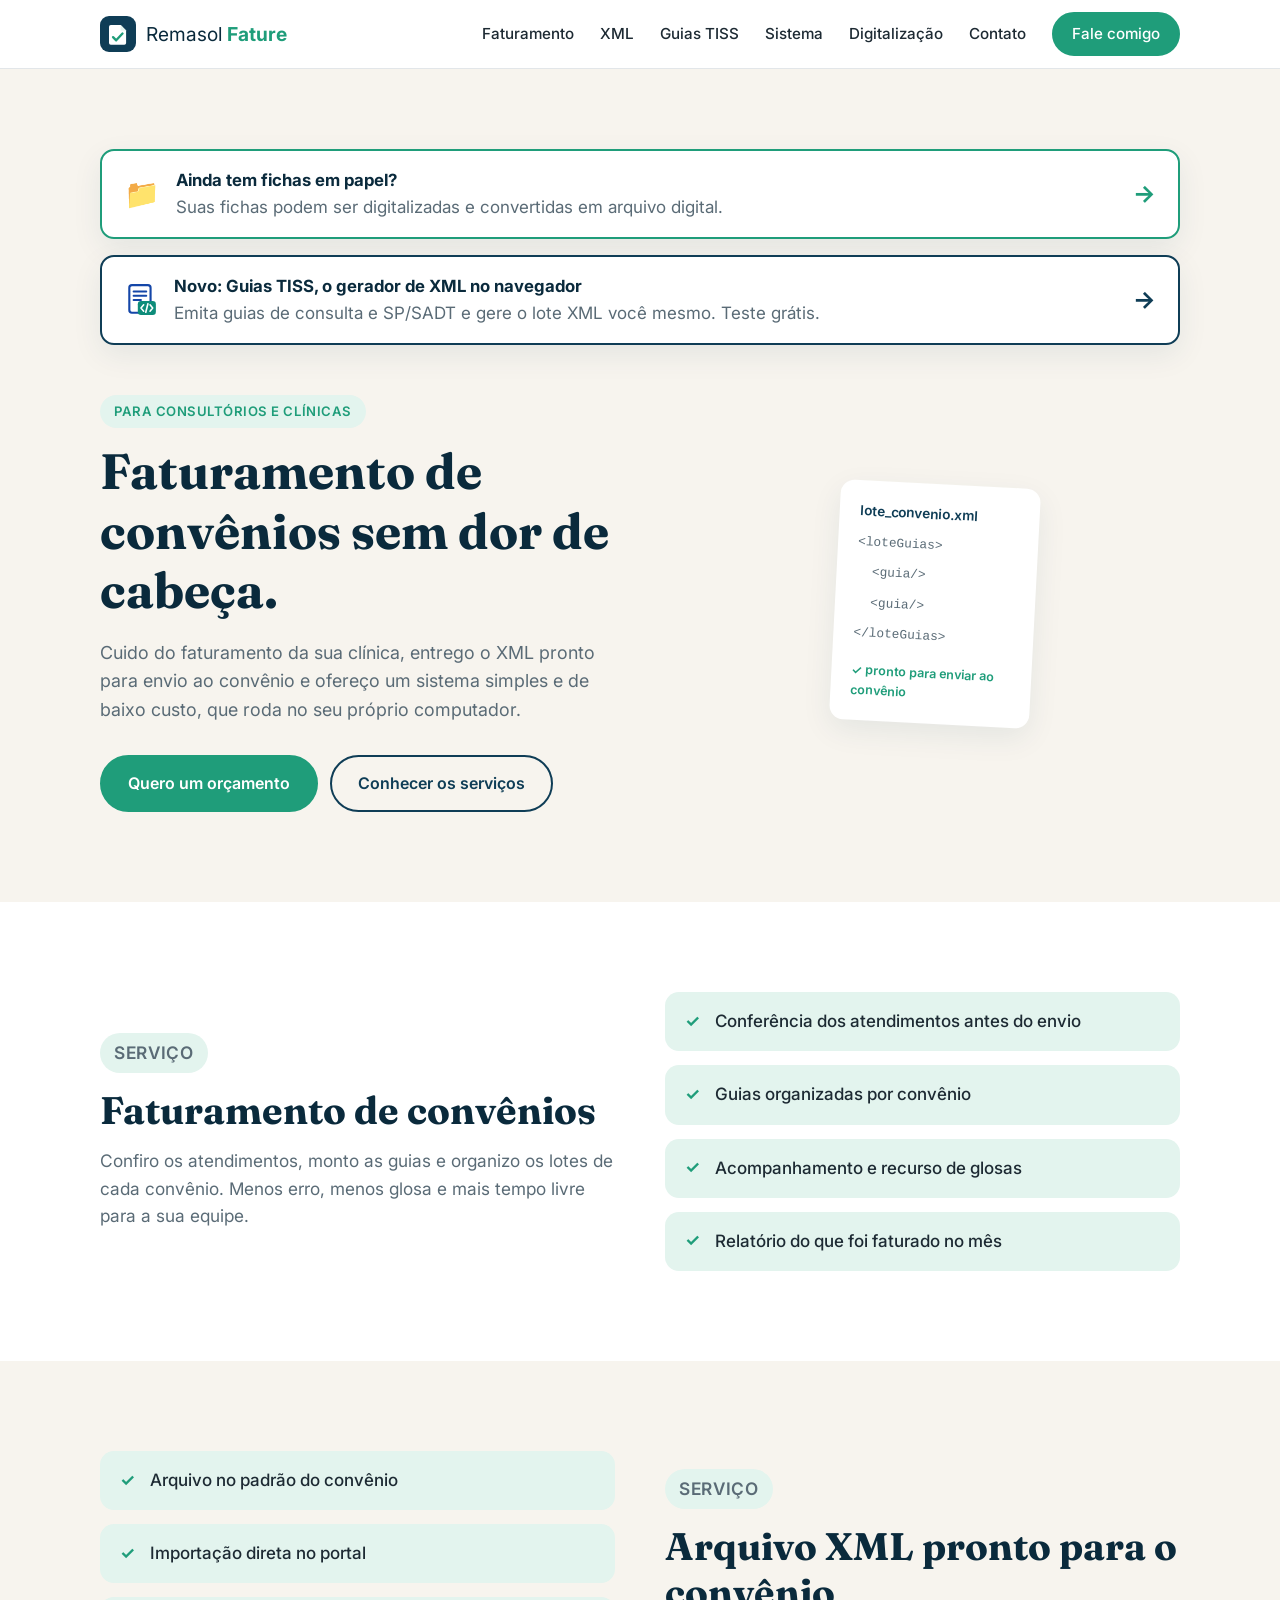
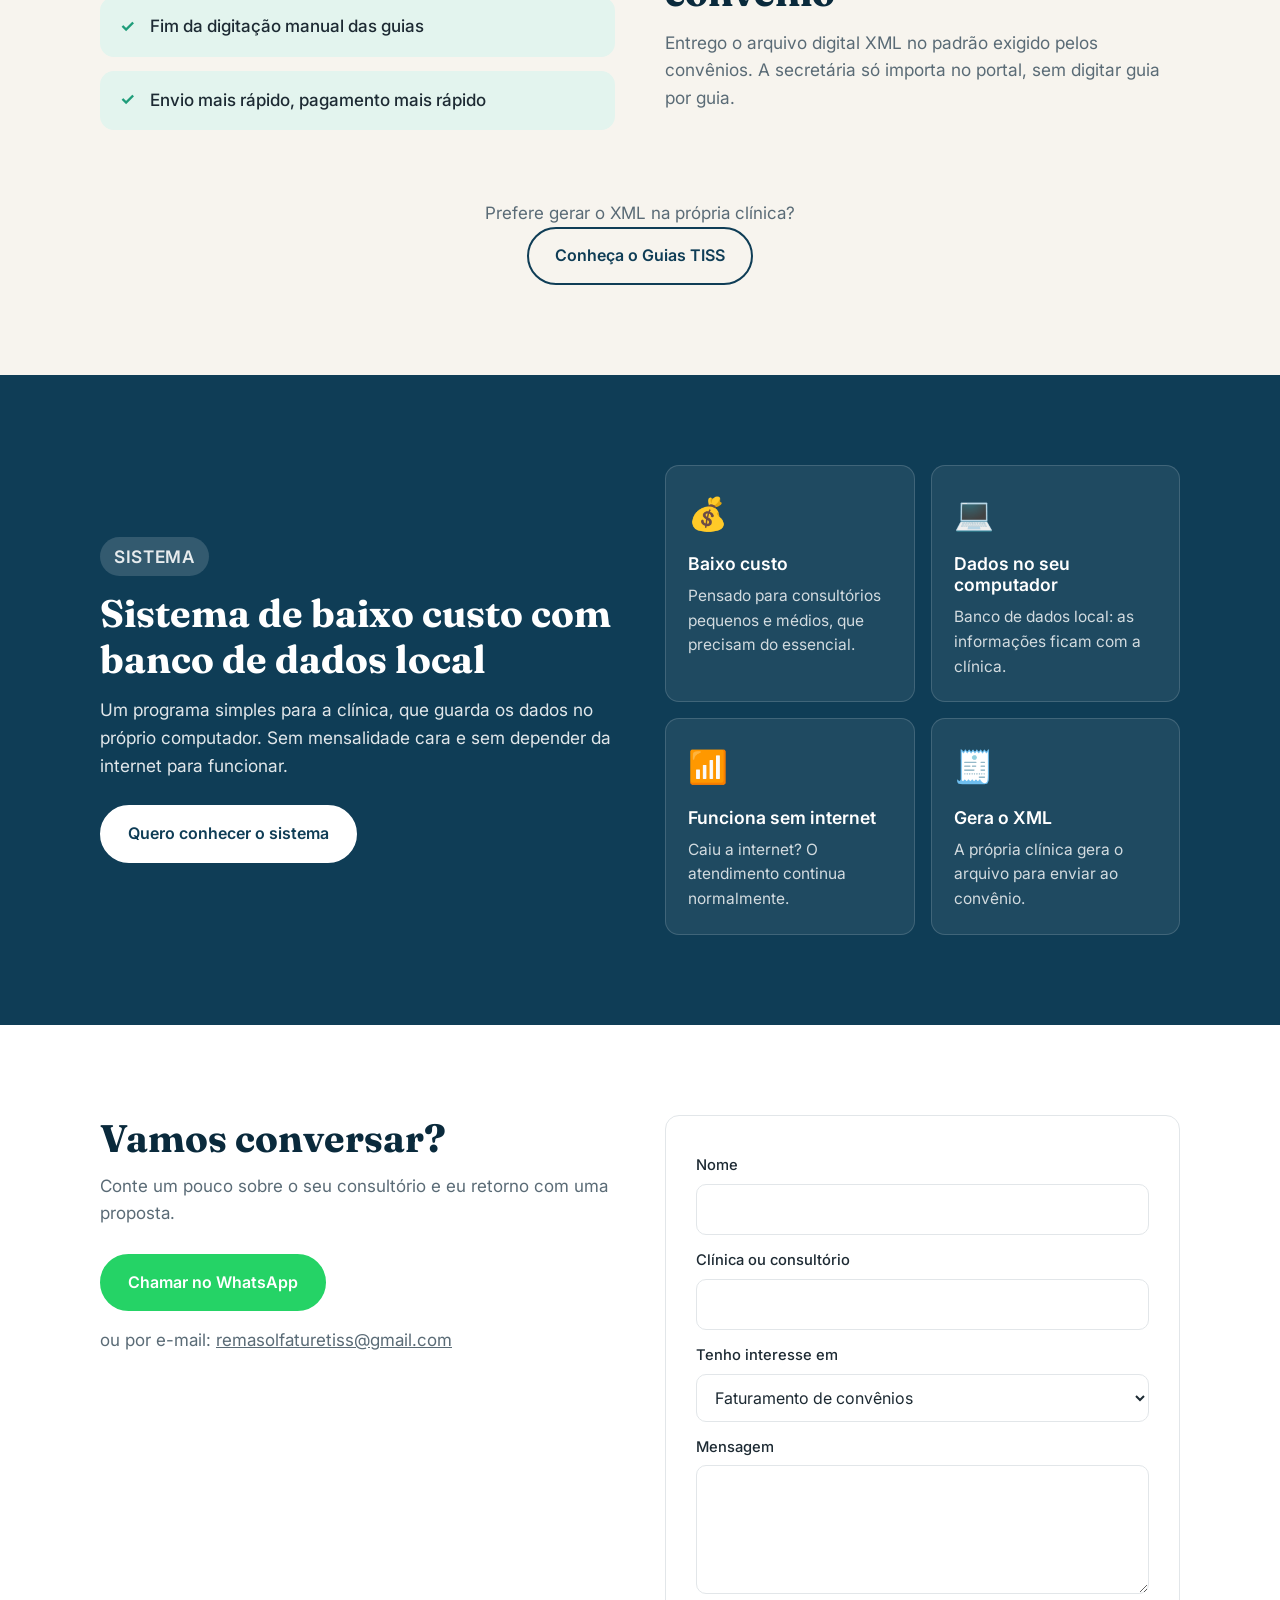
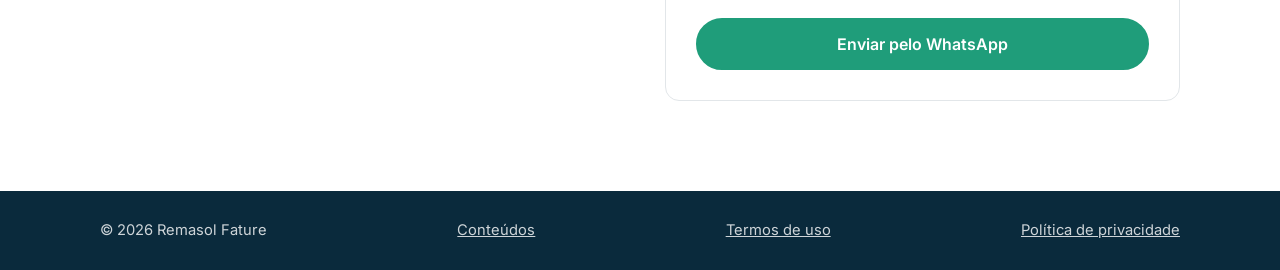
<file: servicos.html>
<!DOCTYPE html>
<html lang="pt-BR">
<head>
  <meta charset="UTF-8">
  <meta name="viewport" content="width=device-width, initial-scale=1.0">
  <title>Remasol Fature | Faturamento de convênios e XML para clínicas</title>
  <meta name="description" content="Remasol Fature cuida do faturamento de convênios, entrega o arquivo XML pronto para envio ao convênio e oferece um sistema de baixo custo com banco de dados local para clínicas e consultórios.">
  <link rel="icon" href="assets/favicon.svg" type="image/svg+xml">
  <link rel="preconnect" href="https://fonts.googleapis.com">
  <link rel="preconnect" href="https://fonts.gstatic.com" crossorigin>
  <link href="https://fonts.googleapis.com/css2?family=Fraunces:opsz,wght@9..144,600;9..144,700&family=Inter:wght@400;500;600&display=swap" rel="stylesheet">
  <link rel="stylesheet" href="css/style.css?v=4">
</head>
<body>

  <header class="topo">
    <div class="container topo__linha">
      <a href="servicos.html" class="marca">
        <img src="assets/logo.svg" alt="" width="36" height="36">
        <span>Remasol <strong>Fature</strong></span>
      </a>

      <button class="menu-botao" aria-label="Abrir menu" aria-expanded="false" aria-controls="menu">
        <span></span><span></span><span></span>
      </button>

      <nav id="menu" class="menu">
        <a href="#faturamento">Faturamento</a>
        <a href="#xml">XML</a>
        <a href="index.html">Guias TISS</a>
        <a href="#sistema">Sistema</a>
        <a href="digitalizacao.html">Digitalização</a>
        <a href="#contato">Contato</a>
        <!-- FASE 2: quando a área do cliente existir, remova o atributo "hidden" -->
        <a href="https://app.remasolfature.com.br" class="menu__cliente" hidden>Área do cliente</a>
        <a href="#contato" class="botao botao--pequeno">Fale comigo</a>
      </nav>
    </div>
  </header>

  <main>

    <!-- INÍCIO -->
    <section id="inicio" class="hero">
      <div class="container">

        <!-- Caixa clicável que leva à página de digitalização -->
        <a href="digitalizacao.html" class="aviso-digital">
          <span class="aviso-digital__icone" aria-hidden="true">📁</span>
          <span class="aviso-digital__texto">
            <strong>Ainda tem fichas em papel?</strong>
            Suas fichas podem ser digitalizadas e convertidas em arquivo digital.
          </span>
          <span class="aviso-digital__seta" aria-hidden="true">→</span>
        </a>

        <!-- Caixa clicável que leva à página do gerador de XML (Guias TISS) -->
        <a href="index.html" class="aviso-digital aviso-digital--produto">
          <img class="aviso-digital__icone" src="guias-tiss/img/icone.svg" alt="" width="34" height="34">
          <span class="aviso-digital__texto">
            <strong>Novo: Guias TISS, o gerador de XML no navegador</strong>
            Emita guias de consulta e SP/SADT e gere o lote XML você mesmo. Teste grátis.
          </span>
          <span class="aviso-digital__seta" aria-hidden="true">→</span>
        </a>

        <div class="hero__grade">
          <div class="hero__texto">
            <p class="selo">Para consultórios e clínicas</p>
            <h1>Faturamento de convênios sem dor de cabeça.</h1>
            <p class="hero__sub">
              Cuido do faturamento da sua clínica, entrego o XML pronto para envio
              ao convênio e ofereço um sistema simples e de baixo custo, que roda no
              seu próprio computador.
            </p>
            <div class="hero__acoes">
              <a href="#contato" class="botao">Quero um orçamento</a>
              <a href="#faturamento" class="botao botao--contorno">Conhecer os serviços</a>
            </div>
          </div>

          <div class="hero__ilustracao" aria-hidden="true">
            <div class="cartao cartao--digital">
              <span class="cartao__titulo">lote_convenio.xml</span>
              <code>&lt;loteGuias&gt;</code>
              <code>&nbsp;&nbsp;&lt;guia/&gt;</code>
              <code>&nbsp;&nbsp;&lt;guia/&gt;</code>
              <code>&lt;/loteGuias&gt;</code>
              <span class="cartao__ok">✓ pronto para enviar ao convênio</span>
            </div>
          </div>
        </div>
      </div>
    </section>

    <!-- FATURAMENTO -->
    <section id="faturamento" class="secao">
      <div class="container bloco">
        <div class="bloco__texto">
          <p class="selo">Serviço</p>
          <h2>Faturamento de convênios</h2>
          <p>
            Confiro os atendimentos, monto as guias e organizo os lotes de cada
            convênio. Menos erro, menos glosa e mais tempo livre para a sua equipe.
          </p>
        </div>
        <ul class="lista-check">
          <li>Conferência dos atendimentos antes do envio</li>
          <li>Guias organizadas por convênio</li>
          <li>Acompanhamento e recurso de glosas</li>
          <li>Relatório do que foi faturado no mês</li>
        </ul>
      </div>
    </section>

    <!-- XML -->
    <section id="xml" class="secao secao--clara">
      <div class="container bloco bloco--invertido">
        <div class="bloco__texto">
          <p class="selo">Serviço</p>
          <h2>Arquivo XML pronto para o convênio</h2>
          <p>
            Entrego o arquivo digital XML no padrão exigido pelos convênios.
            A secretária só importa no portal, sem digitar guia por guia.
          </p>
        </div>
        <ul class="lista-check">
          <li>Arquivo no padrão do convênio</li>
          <li>Importação direta no portal</li>
          <li>Fim da digitação manual das guias</li>
          <li>Envio mais rápido, pagamento mais rápido</li>
        </ul>
      </div>
      <div class="container chamada produto-bloco">
        <p class="secao__sub">Prefere gerar o XML na própria clínica?</p>
        <a href="index.html" class="botao botao--contorno">Conheça o Guias TISS</a>
      </div>
    </section>

    <!-- SISTEMA -->
    <section id="sistema" class="secao secao--destaque">
      <div class="container bloco">
        <div class="bloco__texto">
          <p class="selo selo--claro">Sistema</p>
          <h2>Sistema de baixo custo com banco de dados local</h2>
          <p>
            Um programa simples para a clínica, que guarda os dados no próprio
            computador. Sem mensalidade cara e sem depender da internet para funcionar.
          </p>
          <a href="#contato" class="botao botao--claro">Quero conhecer o sistema</a>
        </div>
        <div class="cards cards--dois">
          <article class="card card--escuro">
            <div class="card__icone">💰</div>
            <h3>Baixo custo</h3>
            <p>Pensado para consultórios pequenos e médios, que precisam do essencial.</p>
          </article>
          <article class="card card--escuro">
            <div class="card__icone">💻</div>
            <h3>Dados no seu computador</h3>
            <p>Banco de dados local: as informações ficam com a clínica.</p>
          </article>
          <article class="card card--escuro">
            <div class="card__icone">📶</div>
            <h3>Funciona sem internet</h3>
            <p>Caiu a internet? O atendimento continua normalmente.</p>
          </article>
          <article class="card card--escuro">
            <div class="card__icone">🧾</div>
            <h3>Gera o XML</h3>
            <p>A própria clínica gera o arquivo para enviar ao convênio.</p>
          </article>
        </div>
      </div>
    </section>

    <!-- CONTATO -->
    <section id="contato" class="secao">
      <div class="container contato">
        <div>
          <h2 class="secao__titulo">Vamos conversar?</h2>
          <p class="secao__sub secao__sub--esquerda">
            Conte um pouco sobre o seu consultório e eu retorno com uma proposta.
          </p>
          <a class="botao botao--whatsapp" id="link-whatsapp" href="#" target="_blank" rel="noopener">
            Chamar no WhatsApp
          </a>
          <p class="contato__email">
            ou por e-mail: <a id="link-email" href="#"></a>
          </p>
        </div>

        <form class="form-contato" id="form-contato">
          <label for="contato-nome">Nome</label>
          <input id="contato-nome" name="nome" type="text" required autocomplete="name">

          <label for="contato-clinica">Clínica ou consultório</label>
          <input id="contato-clinica" name="clinica" type="text">

          <label for="contato-servico">Tenho interesse em</label>
          <select id="contato-servico" name="servico">
            <option>Faturamento de convênios</option>
            <option>Arquivo XML para o convênio</option>
            <option>Gerador de XML (Guias TISS)</option>
            <option>Sistema com banco de dados local</option>
            <option>Digitalização de fichas</option>
            <option>Mais de um serviço</option>
          </select>

          <label for="contato-mensagem">Mensagem</label>
          <textarea id="contato-mensagem" name="mensagem" rows="4"></textarea>

          <button type="submit" class="botao">Enviar pelo WhatsApp</button>
        </form>
      </div>
    </section>

  </main>

  <footer class="rodape">
    <div class="container rodape__linha">
      <span>© <span id="ano"></span> Remasol Fature</span>
      <a href="conteudos.html">Conteúdos</a>
      <a href="termos.html">Termos de uso</a>
      <a href="privacidade.html">Política de privacidade</a>
    </div>
  </footer>

  <script src="js/config.js?v=3"></script>
  <script src="js/main.js?v=3"></script>
</body>
</html>
</file>
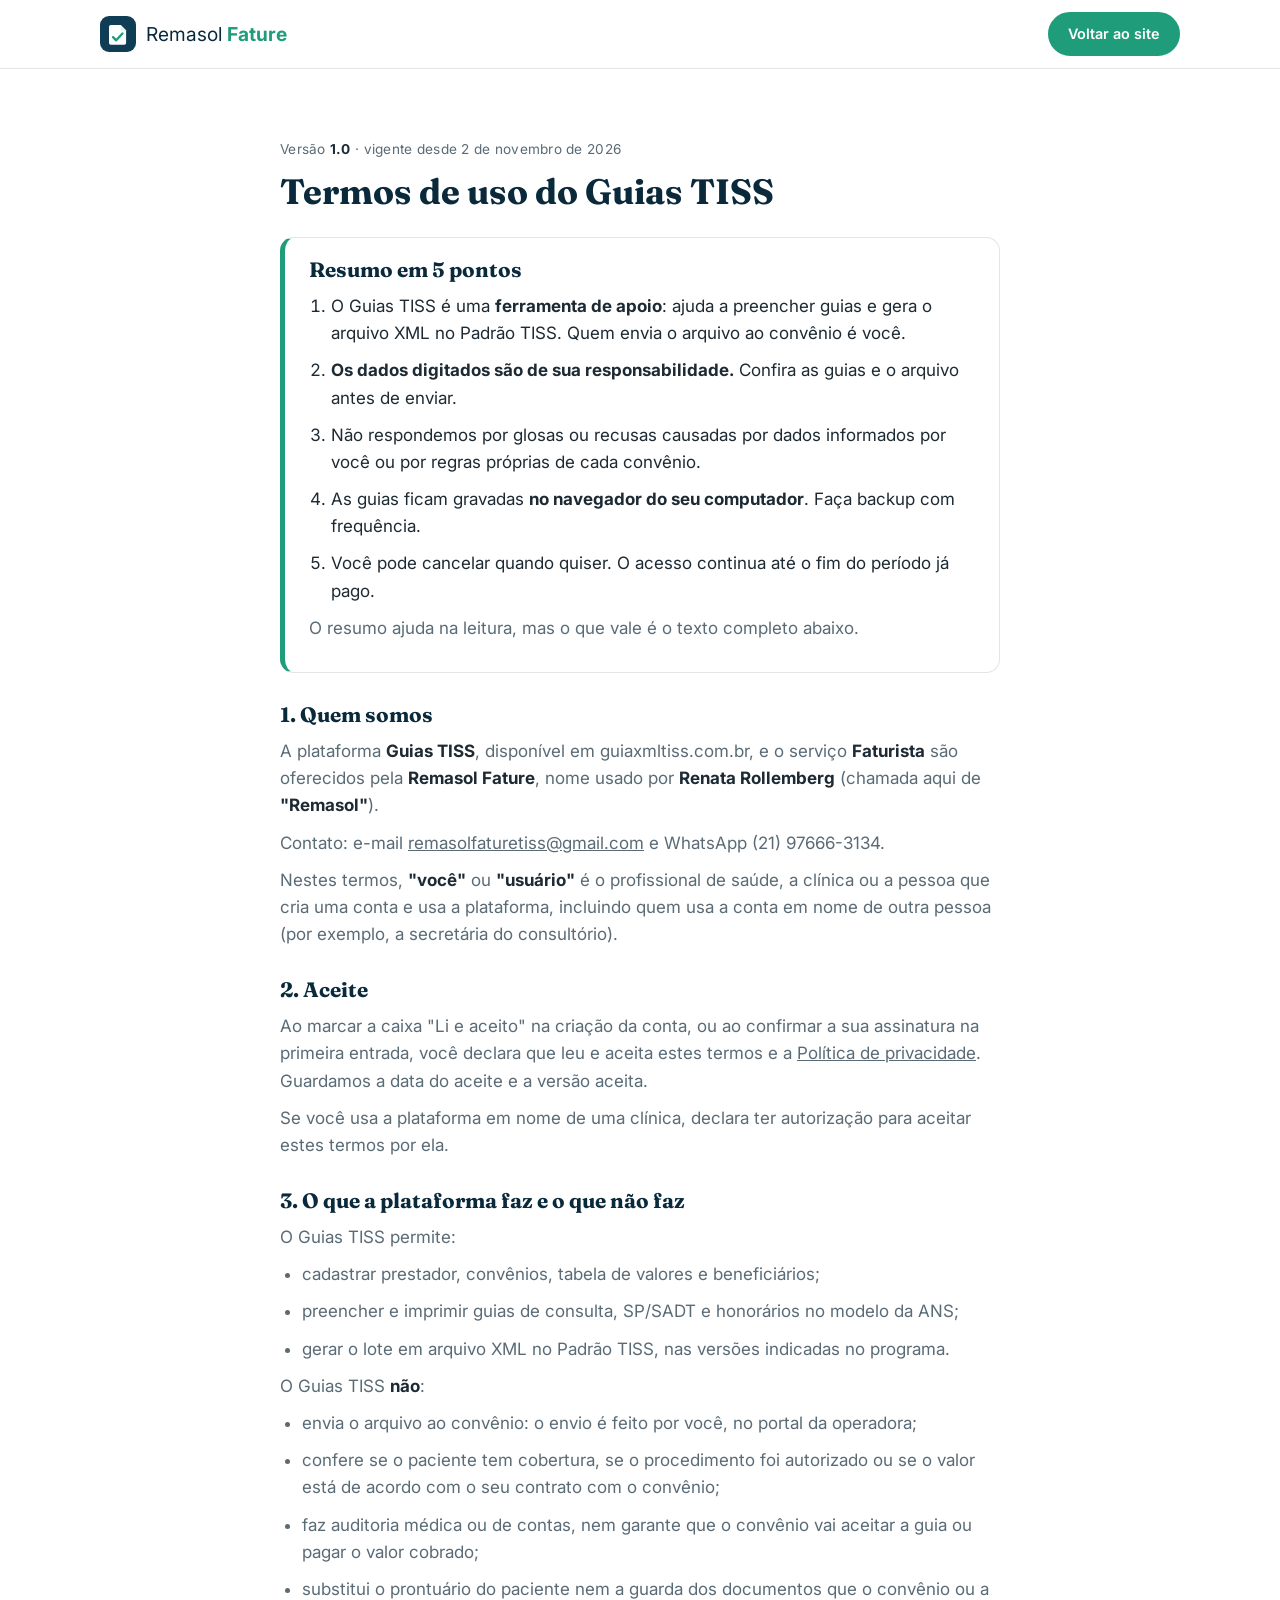
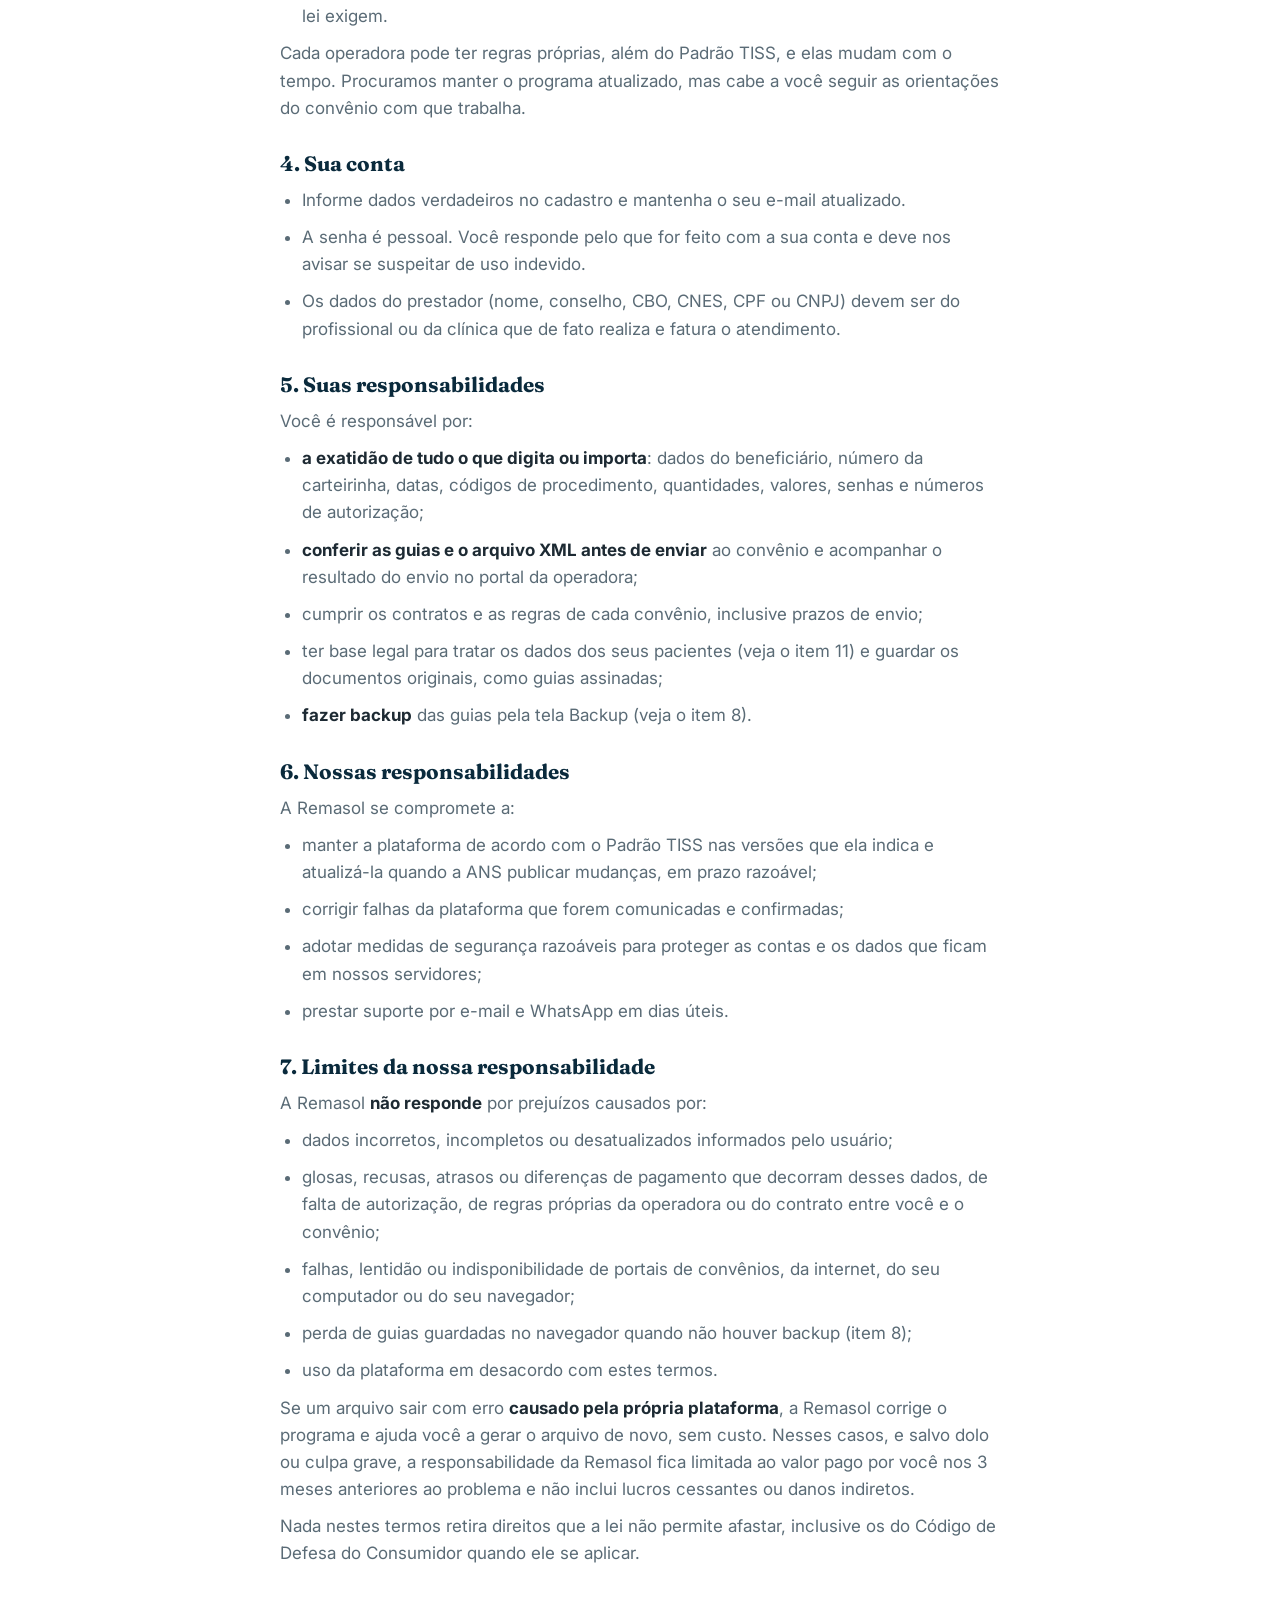
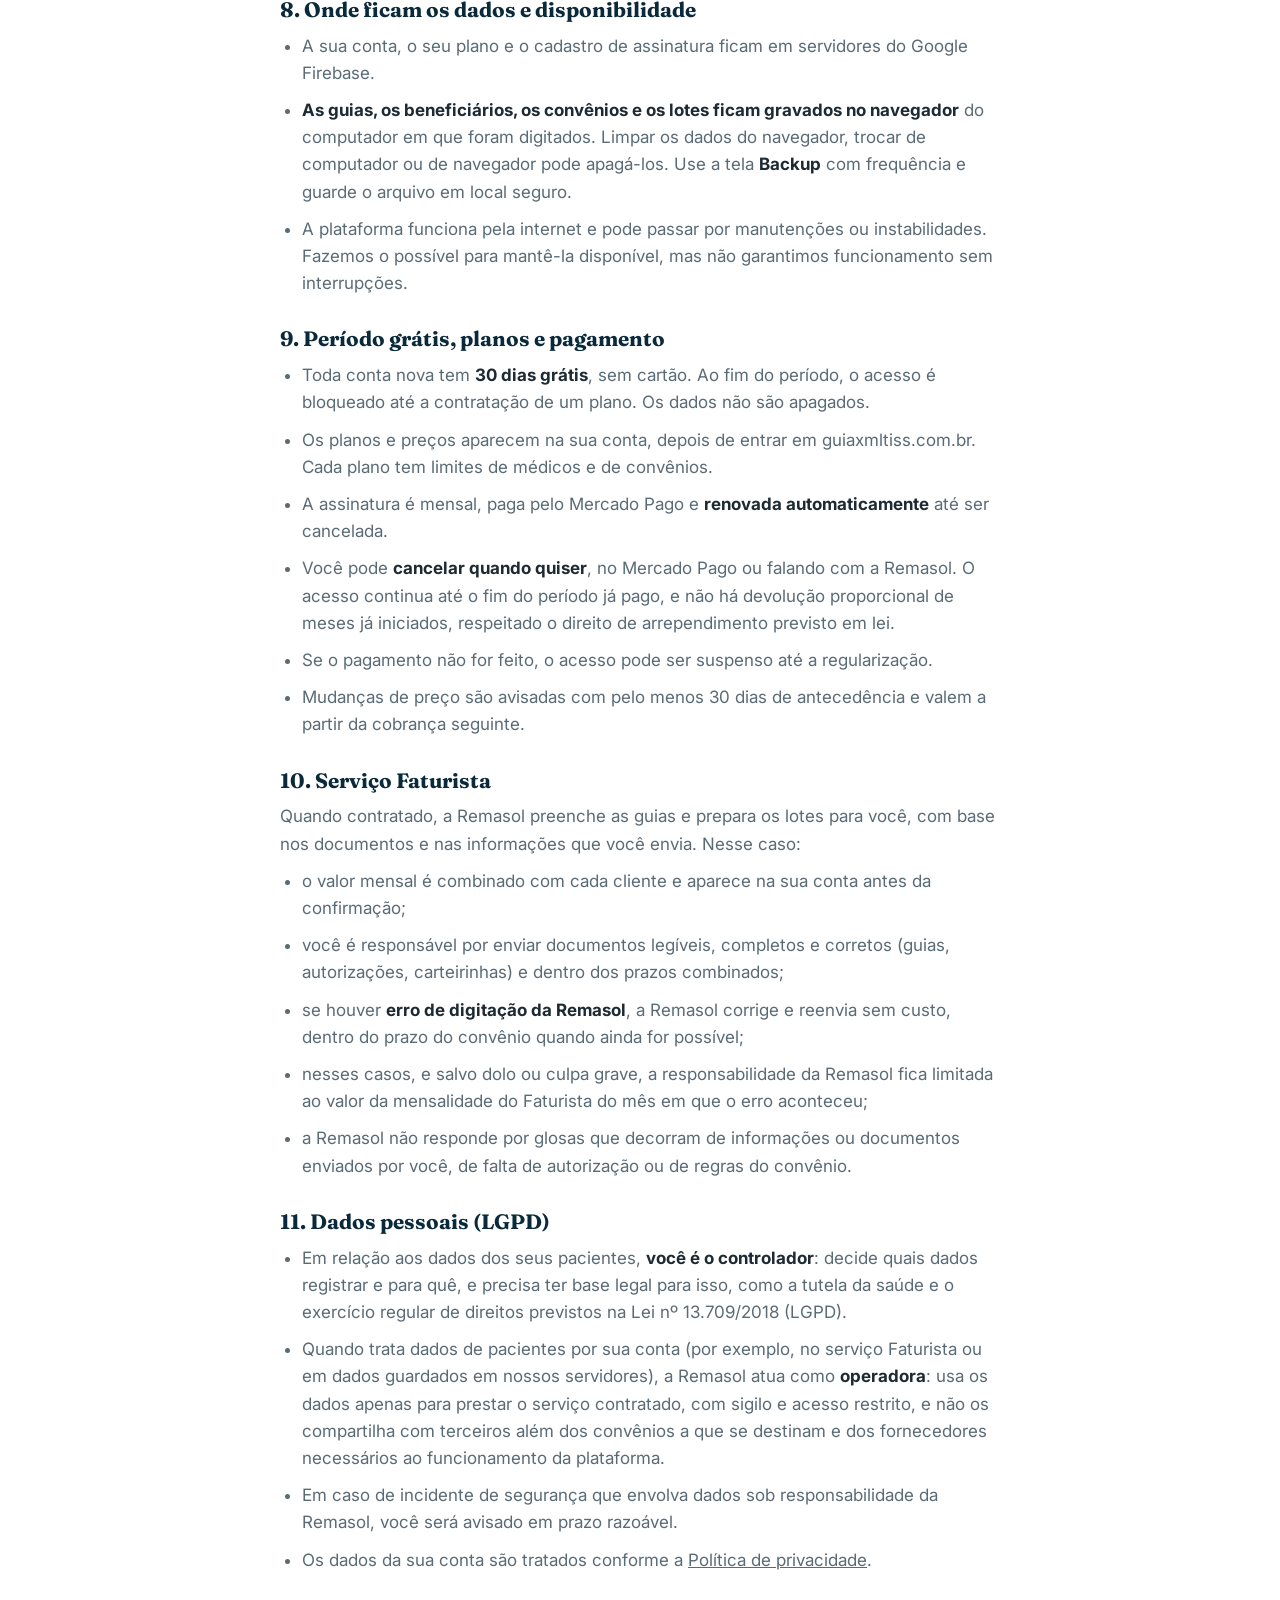
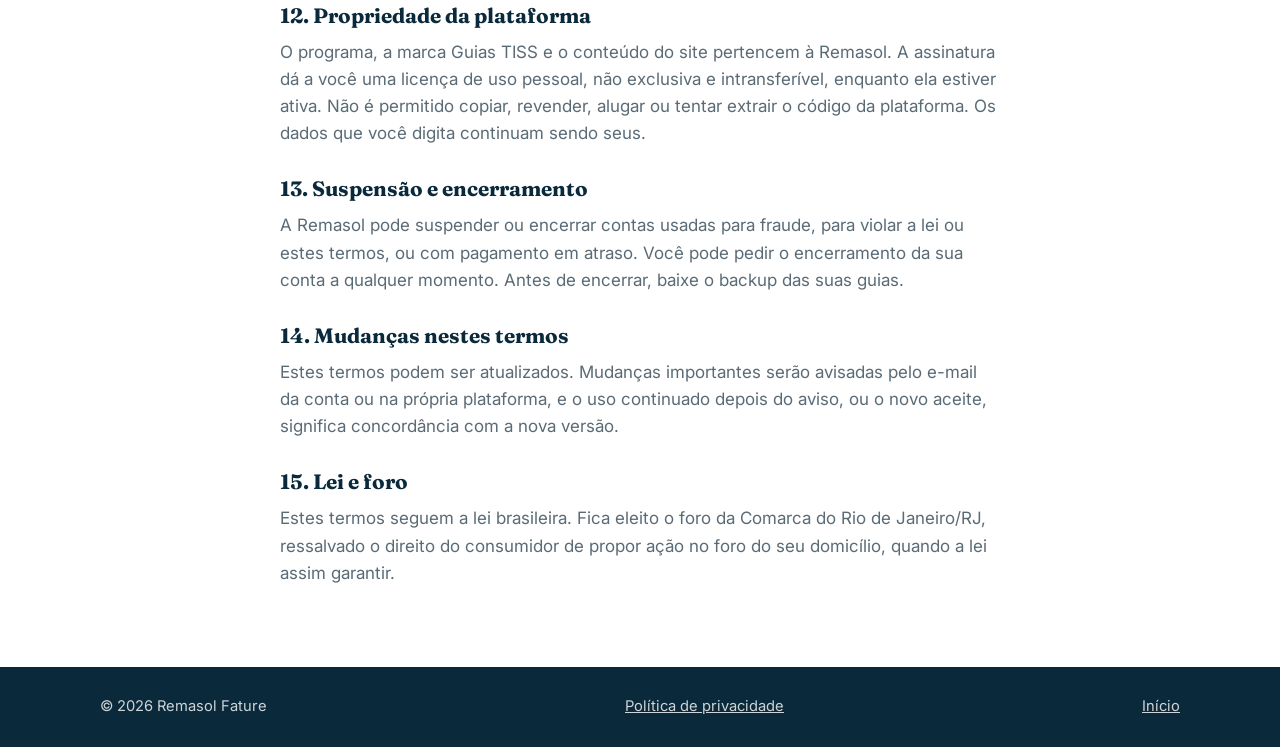
<file: termos.html>
<!DOCTYPE html>
<html lang="pt-BR">
<head>
  <meta charset="UTF-8">
  <meta name="viewport" content="width=device-width, initial-scale=1.0">
  <title>Termos de uso | Guias TISS — Remasol Fature</title>
  <meta name="description" content="Termos de uso da plataforma Guias TISS e do serviço Faturista da Remasol Fature.">
  <link rel="icon" href="assets/favicon.svg" type="image/svg+xml">
  <link rel="preconnect" href="https://fonts.googleapis.com">
  <link rel="preconnect" href="https://fonts.gstatic.com" crossorigin>
  <link href="https://fonts.googleapis.com/css2?family=Fraunces:opsz,wght@9..144,600;9..144,700&family=Inter:wght@400;500;600&display=swap" rel="stylesheet">
  <link rel="stylesheet" href="css/style.css?v=4">
</head>
<body>
  <header class="topo">
    <div class="container topo__linha">
      <a href="index.html" class="marca">
        <img src="assets/logo.svg" alt="" width="36" height="36">
        <span>Remasol <strong>Fature</strong></span>
      </a>
      <a href="index.html" class="botao botao--pequeno">Voltar ao site</a>
    </div>
  </header>

  <!-- A versão abaixo precisa ser igual a TERMOS_VERSAO em guias-tiss/js/firebase-config.js.
       Mudou o texto de forma importante? Suba a versão nos dois lugares: os clientes aceitam de novo. -->
  <main class="container pagina-texto termos">
    <p class="termos__versao">Versão <strong>1.0</strong> · vigente desde 2 de novembro de 2026</p>
    <h1>Termos de uso do Guias TISS</h1>

    <div class="termos__resumo">
      <h2>Resumo em 5 pontos</h2>
      <ol>
        <li>O Guias TISS é uma <strong>ferramenta de apoio</strong>: ajuda a preencher guias e gera o arquivo XML no Padrão TISS. Quem envia o arquivo ao convênio é você.</li>
        <li><strong>Os dados digitados são de sua responsabilidade.</strong> Confira as guias e o arquivo antes de enviar.</li>
        <li>Não respondemos por glosas ou recusas causadas por dados informados por você ou por regras próprias de cada convênio.</li>
        <li>As guias ficam gravadas <strong>no navegador do seu computador</strong>. Faça backup com frequência.</li>
        <li>Você pode cancelar quando quiser. O acesso continua até o fim do período já pago.</li>
      </ol>
      <p>O resumo ajuda na leitura, mas o que vale é o texto completo abaixo.</p>
    </div>

    <h2>1. Quem somos</h2>
    <p>A plataforma <strong>Guias TISS</strong>, disponível em guiaxmltiss.com.br, e o serviço <strong>Faturista</strong> são oferecidos pela <strong>Remasol Fature</strong>, nome usado por
      <strong data-config="responsavel.nome">Renata Rollemberg</strong><span data-se="responsavel.documento">, CPF <span data-config="responsavel.documento"></span></span><span data-se="responsavel.endereco">, com endereço em <span data-config="responsavel.endereco"></span></span>
      (chamada aqui de <strong>"Remasol"</strong>).</p>
    <p>Contato: e-mail <a data-email href="mailto:remasolfaturetiss@gmail.com">remasolfaturetiss@gmail.com</a> e WhatsApp (21) 97666-3134.</p>
    <p>Nestes termos, <strong>"você"</strong> ou <strong>"usuário"</strong> é o profissional de saúde, a clínica ou a pessoa que cria uma conta e usa a plataforma, incluindo quem usa a conta em nome de outra pessoa (por exemplo, a secretária do consultório).</p>

    <h2>2. Aceite</h2>
    <p>Ao marcar a caixa "Li e aceito" na criação da conta, ou ao confirmar a sua assinatura na primeira entrada, você declara que leu e aceita estes termos e a <a href="privacidade.html">Política de privacidade</a>. Guardamos a data do aceite e a versão aceita.</p>
    <p>Se você usa a plataforma em nome de uma clínica, declara ter autorização para aceitar estes termos por ela.</p>

    <h2>3. O que a plataforma faz e o que não faz</h2>
    <p>O Guias TISS permite:</p>
    <ul>
      <li>cadastrar prestador, convênios, tabela de valores e beneficiários;</li>
      <li>preencher e imprimir guias de consulta, SP/SADT e honorários no modelo da ANS;</li>
      <li>gerar o lote em arquivo XML no Padrão TISS, nas versões indicadas no programa.</li>
    </ul>
    <p>O Guias TISS <strong>não</strong>:</p>
    <ul>
      <li>envia o arquivo ao convênio: o envio é feito por você, no portal da operadora;</li>
      <li>confere se o paciente tem cobertura, se o procedimento foi autorizado ou se o valor está de acordo com o seu contrato com o convênio;</li>
      <li>faz auditoria médica ou de contas, nem garante que o convênio vai aceitar a guia ou pagar o valor cobrado;</li>
      <li>substitui o prontuário do paciente nem a guarda dos documentos que o convênio ou a lei exigem.</li>
    </ul>
    <p>Cada operadora pode ter regras próprias, além do Padrão TISS, e elas mudam com o tempo. Procuramos manter o programa atualizado, mas cabe a você seguir as orientações do convênio com que trabalha.</p>

    <h2>4. Sua conta</h2>
    <ul>
      <li>Informe dados verdadeiros no cadastro e mantenha o seu e-mail atualizado.</li>
      <li>A senha é pessoal. Você responde pelo que for feito com a sua conta e deve nos avisar se suspeitar de uso indevido.</li>
      <li>Os dados do prestador (nome, conselho, CBO, CNES, CPF ou CNPJ) devem ser do profissional ou da clínica que de fato realiza e fatura o atendimento.</li>
    </ul>

    <h2>5. Suas responsabilidades</h2>
    <p>Você é responsável por:</p>
    <ul>
      <li><strong>a exatidão de tudo o que digita ou importa</strong>: dados do beneficiário, número da carteirinha, datas, códigos de procedimento, quantidades, valores, senhas e números de autorização;</li>
      <li><strong>conferir as guias e o arquivo XML antes de enviar</strong> ao convênio e acompanhar o resultado do envio no portal da operadora;</li>
      <li>cumprir os contratos e as regras de cada convênio, inclusive prazos de envio;</li>
      <li>ter base legal para tratar os dados dos seus pacientes (veja o item 11) e guardar os documentos originais, como guias assinadas;</li>
      <li><strong>fazer backup</strong> das guias pela tela Backup (veja o item 8).</li>
    </ul>

    <h2>6. Nossas responsabilidades</h2>
    <p>A Remasol se compromete a:</p>
    <ul>
      <li>manter a plataforma de acordo com o Padrão TISS nas versões que ela indica e atualizá-la quando a ANS publicar mudanças, em prazo razoável;</li>
      <li>corrigir falhas da plataforma que forem comunicadas e confirmadas;</li>
      <li>adotar medidas de segurança razoáveis para proteger as contas e os dados que ficam em nossos servidores;</li>
      <li>prestar suporte por e-mail e WhatsApp em dias úteis.</li>
    </ul>

    <h2>7. Limites da nossa responsabilidade</h2>
    <p>A Remasol <strong>não responde</strong> por prejuízos causados por:</p>
    <ul>
      <li>dados incorretos, incompletos ou desatualizados informados pelo usuário;</li>
      <li>glosas, recusas, atrasos ou diferenças de pagamento que decorram desses dados, de falta de autorização, de regras próprias da operadora ou do contrato entre você e o convênio;</li>
      <li>falhas, lentidão ou indisponibilidade de portais de convênios, da internet, do seu computador ou do seu navegador;</li>
      <li>perda de guias guardadas no navegador quando não houver backup (item 8);</li>
      <li>uso da plataforma em desacordo com estes termos.</li>
    </ul>
    <p>Se um arquivo sair com erro <strong>causado pela própria plataforma</strong>, a Remasol corrige o programa e ajuda você a gerar o arquivo de novo, sem custo. Nesses casos, e salvo dolo ou culpa grave, a responsabilidade da Remasol fica limitada ao valor pago por você nos 3 meses anteriores ao problema e não inclui lucros cessantes ou danos indiretos.</p>
    <p>Nada nestes termos retira direitos que a lei não permite afastar, inclusive os do Código de Defesa do Consumidor quando ele se aplicar.</p>

    <h2>8. Onde ficam os dados e disponibilidade</h2>
    <ul>
      <li>A sua conta, o seu plano e o cadastro de assinatura ficam em servidores do Google Firebase.</li>
      <li><strong>As guias, os beneficiários, os convênios e os lotes ficam gravados no navegador</strong> do computador em que foram digitados. Limpar os dados do navegador, trocar de computador ou de navegador pode apagá-los. Use a tela <strong>Backup</strong> com frequência e guarde o arquivo em local seguro.</li>
      <li>A plataforma funciona pela internet e pode passar por manutenções ou instabilidades. Fazemos o possível para mantê-la disponível, mas não garantimos funcionamento sem interrupções.</li>
    </ul>

    <h2>9. Período grátis, planos e pagamento</h2>
    <ul>
      <li>Toda conta nova tem <strong>30 dias grátis</strong>, sem cartão. Ao fim do período, o acesso é bloqueado até a contratação de um plano. Os dados não são apagados.</li>
      <li>Os planos e preços aparecem na sua conta, depois de entrar em guiaxmltiss.com.br. Cada plano tem limites de médicos e de convênios.</li>
      <li>A assinatura é mensal, paga pelo Mercado Pago e <strong>renovada automaticamente</strong> até ser cancelada.</li>
      <li>Você pode <strong>cancelar quando quiser</strong>, no Mercado Pago ou falando com a Remasol. O acesso continua até o fim do período já pago, e não há devolução proporcional de meses já iniciados, respeitado o direito de arrependimento previsto em lei.</li>
      <li>Se o pagamento não for feito, o acesso pode ser suspenso até a regularização.</li>
      <li>Mudanças de preço são avisadas com pelo menos 30 dias de antecedência e valem a partir da cobrança seguinte.</li>
    </ul>

    <h2>10. Serviço Faturista</h2>
    <p>Quando contratado, a Remasol preenche as guias e prepara os lotes para você, com base nos documentos e nas informações que você envia. Nesse caso:</p>
    <ul>
      <li>o valor mensal é combinado com cada cliente e aparece na sua conta antes da confirmação;</li>
      <li>você é responsável por enviar documentos legíveis, completos e corretos (guias, autorizações, carteirinhas) e dentro dos prazos combinados;</li>
      <li>se houver <strong>erro de digitação da Remasol</strong>, a Remasol corrige e reenvia sem custo, dentro do prazo do convênio quando ainda for possível;</li>
      <li>nesses casos, e salvo dolo ou culpa grave, a responsabilidade da Remasol fica limitada ao valor da mensalidade do Faturista do mês em que o erro aconteceu;</li>
      <li>a Remasol não responde por glosas que decorram de informações ou documentos enviados por você, de falta de autorização ou de regras do convênio.</li>
    </ul>

    <h2>11. Dados pessoais (LGPD)</h2>
    <ul>
      <li>Em relação aos dados dos seus pacientes, <strong>você é o controlador</strong>: decide quais dados registrar e para quê, e precisa ter base legal para isso, como a tutela da saúde e o exercício regular de direitos previstos na Lei nº 13.709/2018 (LGPD).</li>
      <li>Quando trata dados de pacientes por sua conta (por exemplo, no serviço Faturista ou em dados guardados em nossos servidores), a Remasol atua como <strong>operadora</strong>: usa os dados apenas para prestar o serviço contratado, com sigilo e acesso restrito, e não os compartilha com terceiros além dos convênios a que se destinam e dos fornecedores necessários ao funcionamento da plataforma.</li>
      <li>Em caso de incidente de segurança que envolva dados sob responsabilidade da Remasol, você será avisado em prazo razoável.</li>
      <li>Os dados da sua conta são tratados conforme a <a href="privacidade.html">Política de privacidade</a>.</li>
    </ul>

    <h2>12. Propriedade da plataforma</h2>
    <p>O programa, a marca Guias TISS e o conteúdo do site pertencem à Remasol. A assinatura dá a você uma licença de uso pessoal, não exclusiva e intransferível, enquanto ela estiver ativa. Não é permitido copiar, revender, alugar ou tentar extrair o código da plataforma. Os dados que você digita continuam sendo seus.</p>

    <h2>13. Suspensão e encerramento</h2>
    <p>A Remasol pode suspender ou encerrar contas usadas para fraude, para violar a lei ou estes termos, ou com pagamento em atraso. Você pode pedir o encerramento da sua conta a qualquer momento. Antes de encerrar, baixe o backup das suas guias.</p>

    <h2>14. Mudanças nestes termos</h2>
    <p>Estes termos podem ser atualizados. Mudanças importantes serão avisadas pelo e-mail da conta ou na própria plataforma, e o uso continuado depois do aviso, ou o novo aceite, significa concordância com a nova versão.</p>

    <h2>15. Lei e foro</h2>
    <p>Estes termos seguem a lei brasileira. Fica eleito o foro da Comarca do Rio de Janeiro/RJ, ressalvado o direito do consumidor de propor ação no foro do seu domicílio, quando a lei assim garantir.</p>
  </main>

  <footer class="rodape">
    <div class="container rodape__linha">
      <span>© <span id="ano"></span> Remasol Fature</span>
      <a href="privacidade.html">Política de privacidade</a>
      <a href="index.html">Início</a>
    </div>
  </footer>

  <script src="js/config.js?v=3"></script>
  <script src="js/main.js?v=3"></script>
</body>
</html>
</file>
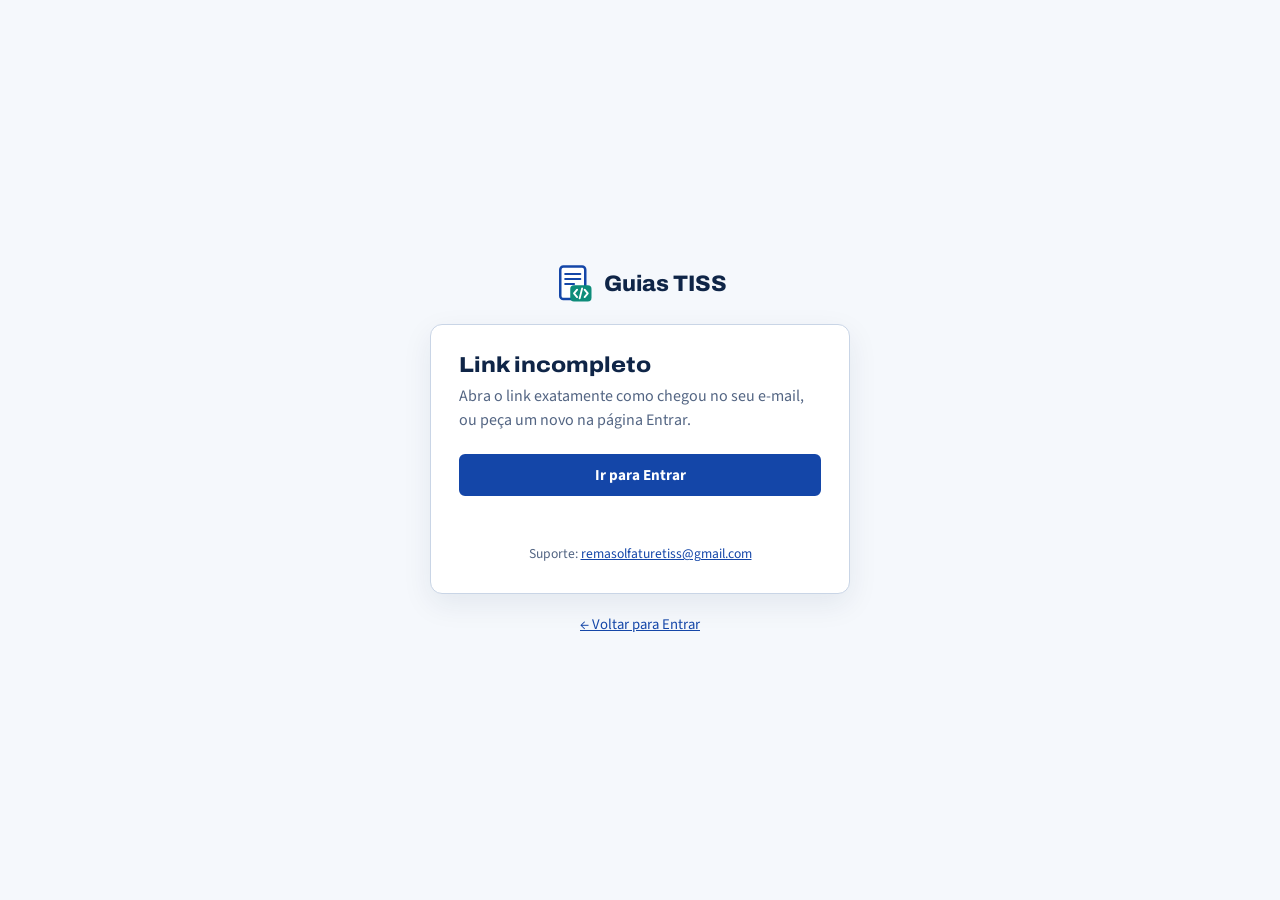
<file: guias-tiss/acao.html>
<!doctype html>
<html lang="pt-BR">
<head>
  <meta charset="utf-8">
  <meta name="viewport" content="width=device-width, initial-scale=1">
  <title>Nova senha | Guias TISS</title>
  <meta name="robots" content="noindex">
  <link rel="icon" href="img/icone.svg" type="image/svg+xml">
  <link rel="preconnect" href="https://fonts.googleapis.com">
  <link rel="preconnect" href="https://fonts.gstatic.com" crossorigin>
  <link rel="stylesheet" href="https://fonts.googleapis.com/css2?family=Archivo:wdth,wght@112,600;112,800&family=Source+Sans+3:wght@400;600;700&family=IBM+Plex+Mono:wght@400;500&display=swap">
  <link rel="stylesheet" href="css/estilo.css">
  <link rel="stylesheet" href="css/entrar.css?v=10">
</head>
<body class="pagina-entrar">
  <main class="entrar">
    <a class="entrar__marca" href="../index.html">
      <img src="img/icone.svg" alt="" width="40" height="40">
      <span>Guias TISS</span>
    </a>

    <section class="entrar__cartao" aria-live="polite">
      <!-- Carregando -->
      <div id="carregando">
        <h1>Um momento…</h1>
        <p class="entrar__sub">Conferindo o link.</p>
      </div>

      <!-- NOVA SENHA -->
      <form id="form-senha" class="entrar__form" novalidate hidden>
        <h1>Criar nova senha</h1>
        <p class="entrar__sub">Conta: <strong id="conta-email"></strong></p>
        <label for="s-nova">Nova senha <small>(mínimo 6 caracteres)</small></label>
        <input id="s-nova" type="password" autocomplete="new-password" minlength="6" required>
        <label for="s-repetir">Repita a nova senha</label>
        <input id="s-repetir" type="password" autocomplete="new-password" minlength="6" required>
        <label class="entrar__aceite"><input id="s-mostrar" type="checkbox"> <span>Mostrar a senha</span></label>
        <button class="btn solid entrar__largo" type="submit">Salvar nova senha</button>
      </form>

      <!-- Resultado (sucesso ou erro) -->
      <div id="resultado" hidden>
        <h1 id="r-titulo"></h1>
        <p class="entrar__sub" id="r-texto"></p>
        <a class="btn solid entrar__largo" id="r-botao" href="entrar.html">Ir para Entrar</a>
      </div>

      <p class="entrar__msg" id="msg" role="status"></p>
      <p class="entrar__rodape">Suporte: <a href="mailto:remasolfaturetiss@gmail.com">remasolfaturetiss@gmail.com</a></p>
    </section>

    <a class="entrar__voltar" href="entrar.html">← Voltar para Entrar</a>
  </main>

  <script src="js/firebase-config.js?v=14"></script>
  <script src="js/firebase-carregar.js?v=5"></script>
  <script src="js/acao.js?v=1"></script>
</body>
</html>
</file>
<file: css/style.css>
/* =========================================================
   Remasol Fature — estilos do site
   Cores e fontes ficam nas variáveis abaixo: mude aqui
   e o site inteiro acompanha.
   ========================================================= */

:root {
  --azul: #0f3d56;
  --azul-escuro: #0a2a3c;
  --verde: #1f9d7a;
  --verde-claro: #e3f4ee;
  --areia: #f7f4ee;
  --texto: #1d2a33;
  --texto-suave: #5a6b76;
  --branco: #ffffff;
  --borda: #e2e6e9;
  --whatsapp: #25d366;

  --fonte-titulo: "Fraunces", Georgia, serif;
  --fonte-texto: "Inter", system-ui, -apple-system, sans-serif;

  --raio: 14px;
  --sombra: 0 10px 30px rgba(15, 61, 86, 0.08);
  --largura: 1120px;
}

* { box-sizing: border-box; margin: 0; padding: 0; }

html { scroll-behavior: smooth; scroll-padding-top: 80px; }

body {
  font-family: var(--fonte-texto);
  color: var(--texto);
  background: var(--branco);
  line-height: 1.6;
  font-size: 17px;
}

img { max-width: 100%; display: block; }
a { color: inherit; }

.container {
  width: 100%;
  max-width: var(--largura);
  margin: 0 auto;
  padding: 0 20px;
}

h1, h2, h3 { font-family: var(--fonte-titulo); line-height: 1.2; color: var(--azul-escuro); }
h3 { font-family: var(--fonte-texto); font-weight: 600; font-size: 1.1rem; }

/* ---------- Botões ---------- */
.botao {
  display: inline-block;
  background: var(--verde);
  color: var(--branco);
  text-decoration: none;
  font-weight: 600;
  padding: 14px 26px;
  border-radius: 999px;
  border: 2px solid var(--verde);
  cursor: pointer;
  font-size: 1rem;
  font-family: inherit;
  transition: transform .15s, background .15s;
}
.botao:hover { transform: translateY(-2px); background: #188466; }
.botao--pequeno { padding: 8px 18px; font-size: .9rem; }
.botao--contorno { background: transparent; color: var(--azul); border-color: var(--azul); }
.botao--contorno:hover { background: var(--azul); color: var(--branco); }
.botao--claro { background: var(--branco); color: var(--azul); border-color: var(--branco); }
.botao--claro:hover { background: var(--areia); }
.botao--whatsapp { background: var(--whatsapp); border-color: var(--whatsapp); }

/* ---------- Topo ---------- */
.topo {
  position: sticky; top: 0; z-index: 50;
  background: rgba(255, 255, 255, .95);
  backdrop-filter: blur(8px);
  border-bottom: 1px solid var(--borda);
}
.topo__linha { display: flex; align-items: center; justify-content: space-between; height: 68px; }

.marca { display: flex; align-items: center; gap: 10px; text-decoration: none; font-size: 1.2rem; color: var(--azul-escuro); }
.marca strong { color: var(--verde); }

.menu { display: flex; align-items: center; gap: 26px; }
.menu a { text-decoration: none; font-weight: 500; font-size: .95rem; }
.menu a:not(.botao):hover { color: var(--verde); }

.menu-botao { display: none; background: none; border: 0; cursor: pointer; padding: 8px; }
.menu-botao span { display: block; width: 24px; height: 2px; background: var(--azul); margin: 5px 0; transition: .2s; }

/* ---------- Hero ---------- */
.hero { background: var(--areia); padding: 80px 0 90px; }
.hero__grade { display: grid; grid-template-columns: 1.1fr 1fr; gap: 50px; align-items: center; }
.hero h1 { font-size: clamp(2rem, 4.5vw, 3.1rem); margin: 14px 0 18px; }
.hero__sub { color: var(--texto-suave); font-size: 1.12rem; max-width: 520px; }
.hero__acoes { display: flex; flex-wrap: wrap; gap: 12px; margin-top: 30px; }

.selo {
  display: inline-block;
  background: var(--verde-claro);
  color: var(--verde);
  font-weight: 600;
  font-size: .82rem;
  padding: 6px 14px;
  border-radius: 999px;
  text-transform: uppercase;
  letter-spacing: .04em;
}
.selo--claro { background: rgba(255,255,255,.15); color: var(--branco); }

.hero__ilustracao { display: flex; align-items: center; justify-content: center; gap: 18px; }
.cartao {
  background: var(--branco);
  border-radius: var(--raio);
  box-shadow: var(--sombra);
  padding: 20px;
  width: 200px;
  display: flex; flex-direction: column; gap: 10px;
}
.cartao--papel { transform: rotate(-4deg); background: #fffdf6; border: 1px dashed #d8cfb8; }
.cartao--digital { transform: rotate(3deg); }
.cartao__titulo { font-weight: 600; font-size: .85rem; color: var(--azul); }
.cartao code { font-size: .8rem; color: var(--texto-suave); }
.cartao__ok { font-size: .78rem; color: var(--verde); font-weight: 600; margin-top: 6px; }
.linha { height: 8px; background: #ebe4d3; border-radius: 4px; }
.linha--curta { width: 50%; }
.linha--media { width: 75%; }
.seta { font-size: 2rem; color: var(--verde); font-weight: 700; }

/* ---------- Seções ---------- */
.secao { padding: 90px 0; }
.secao--clara { background: var(--areia); }
.secao__titulo { font-size: clamp(1.7rem, 3.2vw, 2.4rem); text-align: center; }
.secao__sub { color: var(--texto-suave); text-align: center; max-width: 600px; margin: 12px auto 0; }
.secao__sub--esquerda { text-align: left; margin-left: 0; }

/* Cards de serviço */
.cards { display: grid; grid-template-columns: repeat(3, 1fr); gap: 24px; margin-top: 50px; }
.card {
  border: 1px solid var(--borda);
  border-radius: var(--raio);
  padding: 30px;
  transition: box-shadow .2s, transform .2s;
}
.card:hover { box-shadow: var(--sombra); transform: translateY(-4px); }
.card__icone { font-size: 2rem; margin-bottom: 14px; }
.card h3 { margin-bottom: 10px; }
.card p { color: var(--texto-suave); font-size: .97rem; }

/* Passos */
.passos { list-style: none; display: grid; grid-template-columns: repeat(4, 1fr); gap: 24px; margin-top: 50px; counter-reset: passo; }
.passo { background: var(--branco); border-radius: var(--raio); padding: 26px; box-shadow: var(--sombra); }
.passo__numero {
  display: inline-grid; place-items: center;
  width: 40px; height: 40px; border-radius: 50%;
  background: var(--azul); color: var(--branco);
  font-weight: 700; margin-bottom: 14px;
}
.passo h3 { margin-bottom: 8px; }
.passo p { color: var(--texto-suave); font-size: .95rem; }

/* Lista com check */
.lista-check { list-style: none; display: grid; gap: 14px; }
.lista-check li {
  background: var(--verde-claro);
  padding: 16px 20px 16px 50px;
  border-radius: var(--raio);
  position: relative;
  font-weight: 500;
}
.lista-check li::before {
  content: "✓";
  position: absolute; left: 20px; top: 50%; transform: translateY(-50%);
  color: var(--verde); font-weight: 700;
}

/* Caixa clicável "suas fichas podem ser digitalizadas" */
.aviso-digital {
  display: flex; align-items: center; gap: 16px;
  background: var(--branco);
  border: 2px solid var(--verde);
  border-radius: var(--raio);
  padding: 16px 22px;
  margin-bottom: 50px;
  text-decoration: none;
  box-shadow: var(--sombra);
  transition: transform .15s, background .15s;
}
.aviso-digital:hover { transform: translateY(-2px); background: var(--verde-claro); }
.aviso-digital__icone { font-size: 1.8rem; }
.aviso-digital__texto { flex: 1; color: var(--texto-suave); }
.aviso-digital__texto strong { display: block; color: var(--azul-escuro); font-size: 1.05rem; }
.aviso-digital__seta { font-size: 1.5rem; color: var(--verde); font-weight: 700; }

/* Blocos de serviço (texto + lista lado a lado) */
.bloco { display: grid; grid-template-columns: 1fr 1fr; gap: 50px; align-items: center; }
.bloco--invertido .bloco__texto { order: 2; }
.bloco__texto h2 { font-size: clamp(1.7rem, 3.2vw, 2.4rem); margin: 14px 0; }
.bloco__texto p { color: var(--texto-suave); font-size: 1.08rem; }
.bloco__texto .botao { margin-top: 26px; }

/* Seção escura (sistema) */
.secao--destaque { background: var(--azul); color: var(--branco); }
.secao--destaque h2 { color: var(--branco); }
.secao--destaque .bloco__texto p { color: rgba(255,255,255,.88); }
.cards--dois { grid-template-columns: 1fr 1fr; margin-top: 0; gap: 16px; }
.card--escuro { background: rgba(255,255,255,.07); border-color: rgba(255,255,255,.15); padding: 22px; }
.card--escuro h3 { color: var(--branco); }
.card--escuro p { color: rgba(255,255,255,.8); }

/* Página de digitalização */
.voltar { display: inline-block; margin-bottom: 18px; color: var(--texto-suave); text-decoration: none; font-size: .95rem; }
.voltar:hover { color: var(--verde); }
.chamada { text-align: center; }
.chamada h2 { font-size: clamp(1.6rem, 3vw, 2.2rem); margin-bottom: 26px; }

/* Contato */
.contato { display: grid; grid-template-columns: 1fr 1fr; gap: 50px; align-items: start; }
.contato .secao__titulo { text-align: left; }
.contato .botao--whatsapp { margin-top: 26px; }
.contato__email { margin-top: 16px; color: var(--texto-suave); }

.form-contato {
  border: 1px solid var(--borda);
  border-radius: var(--raio);
  padding: 30px;
  display: flex; flex-direction: column; gap: 6px;
}
.form-contato label { font-weight: 500; font-size: .92rem; margin-top: 8px; }
.form-contato .botao { margin-top: 18px; }

input, select, textarea {
  width: 100%;
  font: inherit;
  font-size: 1rem;
  padding: 12px 14px;
  border: 1px solid var(--borda);
  border-radius: 10px;
  background: var(--branco);
  color: var(--texto);
}
input:focus, select:focus, textarea:focus { outline: 2px solid var(--verde); border-color: transparent; }

/* Rodapé */
.rodape { background: var(--azul-escuro); color: rgba(255,255,255,.8); padding: 28px 0; font-size: .92rem; }
.rodape__linha { display: flex; justify-content: space-between; flex-wrap: wrap; gap: 10px; }

/* Página de privacidade */
.pagina-texto { max-width: 760px; padding: 70px 20px; }
.pagina-texto h1 { font-size: 2.2rem; margin-bottom: 20px; }
.pagina-texto h2 { font-size: 1.3rem; margin: 30px 0 10px; }
.pagina-texto p, .pagina-texto li { color: var(--texto-suave); margin-bottom: 10px; }
.pagina-texto ul { padding-left: 22px; }

/* ---------- Página do Guias TISS (gerador-xml.html) ---------- */
.produto-hero { padding-top: 40px; }
.selos-lista { list-style: none; display: flex; flex-wrap: wrap; gap: 8px; margin-top: 26px; }
.selos-lista li {
  font-size: .82rem; font-weight: 600; color: var(--azul);
  background: var(--branco); border: 1px solid var(--borda);
  padding: 6px 12px; border-radius: 999px;
}
.vitrine {
  background: var(--branco);
  border: 1px solid var(--borda);
  border-radius: var(--raio);
  box-shadow: var(--sombra);
  overflow: hidden;
}
.vitrine__barra { display: flex; gap: 6px; padding: 10px 12px; background: #eef1f4; border-bottom: 1px solid var(--borda); }
.vitrine__barra span { width: 10px; height: 10px; border-radius: 50%; background: #cfd6dc; }
.vitrine img { width: 100%; height: auto; }
.produto-bloco { margin-top: 70px; }
.produto-titulo-claro { color: var(--branco); }
.produto-centro { justify-content: center; }

.planos { display: grid; grid-template-columns: 1fr 1fr; gap: 24px; max-width: 820px; margin: 40px auto 0; }
.plano {
  background: rgba(255,255,255,.07);
  border: 1px solid rgba(255,255,255,.18);
  border-radius: var(--raio);
  padding: 30px;
  display: flex; flex-direction: column; gap: 14px;
}
.plano h3 { color: var(--branco); font-size: 1.2rem; }
.plano__preco { font-family: var(--fonte-titulo); font-size: 2rem; font-weight: 700; color: var(--branco); }
.plano ul { list-style: none; display: grid; gap: 8px; flex: 1; color: rgba(255,255,255,.88); }
.plano li::before { content: "✓ "; color: #7fe0c3; font-weight: 700; }
.plano .botao { align-self: flex-start; }
.plano--destaque { background: var(--branco); border-color: var(--branco); }
.plano--destaque h3, .plano--destaque .plano__preco { color: var(--azul-escuro); }
.plano--destaque ul { color: var(--texto-suave); }
.plano--destaque li::before { color: var(--verde); }

.faq { max-width: 760px; }
.faq .secao__titulo { margin-bottom: 30px; }
.faq details { border: 1px solid var(--borda); border-radius: var(--raio); padding: 18px 22px; margin-bottom: 12px; }
.faq summary { cursor: pointer; font-weight: 600; color: var(--azul-escuro); }
.faq details p { margin-top: 10px; color: var(--texto-suave); }

/* Destaque do Guias TISS na página inicial */
.aviso-digital--produto { border-color: var(--azul); margin-top: -34px; }
.aviso-digital--produto:hover { background: #e8eef3; }
.aviso-digital--produto .aviso-digital__seta { color: var(--azul); }

/* ---------- Responsivo ---------- */
@media (max-width: 900px) {
  .hero__grade, .bloco, .contato { grid-template-columns: 1fr; }
  .bloco--invertido .bloco__texto { order: 0; }
  .cards { grid-template-columns: 1fr; }
  .passos { grid-template-columns: 1fr 1fr; }
  .hero__ilustracao { margin-top: 10px; }
  .planos { grid-template-columns: 1fr; }
}

@media (max-width: 760px) {
  .menu-botao { display: block; }
  .menu {
    position: absolute; top: 68px; left: 0; right: 0;
    flex-direction: column; align-items: flex-start; gap: 18px;
    background: var(--branco);
    padding: 24px 20px;
    border-bottom: 1px solid var(--borda);
    display: none;
  }
  .menu.aberto { display: flex; }
  .passos { grid-template-columns: 1fr; }
  .cards--dois { grid-template-columns: 1fr; }
  .aviso-digital { padding: 14px 16px; gap: 12px; }
  .cartao { width: 150px; padding: 14px; }
  .seta { font-size: 1.4rem; }
  .secao { padding: 64px 0; }
}

/* Planos do Guias TISS: quatro planos + serviço Faturista */
.planos__intro { text-align: center; color: rgba(255,255,255,.85); margin-top: 10px; }
.planos--quatro { grid-template-columns: repeat(4, minmax(0, 1fr)); max-width: 1100px; gap: 18px; }
.planos--quatro .plano { padding: 24px; }
.plano__preco small { font-size: 0.95rem; font-weight: 400; opacity: .75; margin-left: 2px; }
.plano--extra {
  max-width: 1100px; margin: 18px auto 0;
  flex-direction: row; align-items: center; justify-content: space-between; gap: 20px; flex-wrap: wrap;
}
.plano--extra p { color: rgba(255,255,255,.88); margin-top: 6px; max-width: 680px; }
@media (max-width: 1000px) { .planos--quatro { grid-template-columns: 1fr 1fr; } }
@media (max-width: 560px) { .planos--quatro { grid-template-columns: 1fr; } }

/* ---------- Termos de uso (termos.html) ---------- */
.termos__versao { font-size: .85rem; letter-spacing: .02em; }
.termos__resumo {
  margin: 24px 0 8px; padding: 20px 24px; border-radius: var(--raio);
  background: var(--branco); border: 1px solid var(--borda); border-left: 5px solid var(--verde);
}
.termos__resumo h2 { margin-top: 0; }
.termos__resumo ol { padding-left: 22px; }
.termos__resumo li { color: var(--texto); }
.termos h2 { scroll-margin-top: 90px; }
.termos strong { color: var(--texto); }
.termos h3 { margin: 18px 0 8px; }

/* ---------- Artigos (conteudos.html e páginas de conteúdo) ---------- */
@media (max-width: 760px) {
  .menu.menu--simples { position: static; display: flex; flex-direction: row; align-items: center; gap: 14px; padding: 0; border: 0; background: none; }
  .menu--simples a:not(.botao) { font-size: .9rem; }
}
.artigo__trilha { font-size: .85rem; margin-bottom: 14px; }
.artigo__trilha a { color: var(--verde); text-decoration: none; font-weight: 600; }
.artigo h1 { line-height: 1.15; }
.artigo__data { font-size: .85rem; }
.artigo__resumo p { color: var(--texto); }
.artigo h2 { margin-top: 38px; }
.artigo strong { color: var(--texto); }
.passos-artigo { padding-left: 22px; }
.passos-artigo li { margin-bottom: 12px; padding-left: 4px; }
.cta-artigo {
  margin: 44px 0 10px; padding: 30px 32px; border-radius: var(--raio);
  background: var(--azul-escuro); color: var(--branco);
}
.cta-artigo h2 { color: var(--branco); margin: 6px 0 10px; }
.pagina-texto .cta-artigo p { color: rgba(255,255,255,.85); }
.cta-artigo__selo { font-size: .8rem; font-weight: 600; letter-spacing: .08em; text-transform: uppercase; color: #7fe0c3 !important; margin: 0; }
.cta-artigo__botoes { display: flex; flex-wrap: wrap; gap: 12px; margin-top: 18px; }
.cta-artigo .botao--contorno { color: var(--branco); border-color: rgba(255,255,255,.6); }
.faq--artigo { max-width: none; }
.artigo__mais li { margin-bottom: 8px; }
.artigo__mais a { color: var(--azul); }
.artigo__aviso { margin-top: 34px; padding-top: 16px; border-top: 1px solid var(--borda); font-size: .85rem; }
.conteudos__lista { display: grid; gap: 16px; margin-top: 28px; }
.conteudo-card {
  display: block; padding: 24px 26px; border-radius: var(--raio); text-decoration: none;
  background: var(--branco); border: 1px solid var(--borda); transition: border-color .2s, transform .2s;
}
.conteudo-card:hover { border-color: var(--verde); transform: translateY(-2px); }
.conteudo-card h2 { margin: 0 0 8px; font-size: 1.25rem; }
.conteudo-card span { display: inline-block; margin-top: 8px; color: var(--verde); font-weight: 600; }
.artigo .artigo__resumo h2 { margin-top: 0; }
.menu--simples .botao { white-space: nowrap; }
@media (max-width: 480px) {
  .menu--simples a:not(.botao) { display: none; }
  .menu--simples .botao { padding: 10px 16px; font-size: .9rem; }
}
</file>
<file: guias-tiss/css/estilo.css>
/* Guias TISS — mesma linguagem da página de vendas (site/): papel, tinta azul e verde-água,
   campos em caixas finas como na guia da ANS. */

:root {
  --paper: #f5f8fc;
  --sheet: #ffffff;
  --ink: #0f2547;
  --muted: #536583;
  --line: #c9d5e6;
  --line-strong: #9fb2cf;
  --blue: #1446a8;
  --blue-soft: #e7eefb;
  --teal: #0e8c7a;
  --teal-soft: #e2f3ef;
  --red: #b42318;
  --red-soft: #fdecea;
  --amber: #8a5a00;
  --amber-soft: #fff4d6;
  --code-bg: #0f2547;
  --code-fg: #d7e3f7;
  --font-display: "Archivo", "Arial Narrow", Arial, sans-serif;
  --font-body: "Source Sans 3", "Segoe UI", Arial, sans-serif;
  --font-mono: "IBM Plex Mono", Consolas, "Courier New", monospace;
  --radius: 6px;
  color-scheme: light;
}

@media (prefers-color-scheme: dark) {
  :root:not([data-theme="light"]) {
    --paper: #0b1628; --sheet: #111f37; --ink: #e6eefb; --muted: #9fb0cc; --line: #2a3d5e;
    --line-strong: #3d5680; --blue: #7fa6ff; --blue-soft: #16294a; --teal: #3fc9ad; --teal-soft: #12352f;
    --red: #ff8a80; --red-soft: #3a1717; --amber: #ffcf70; --amber-soft: #3a2c0b;
    --code-bg: #060e1c; --code-fg: #cdd9ef;
    color-scheme: dark;
  }
}
:root[data-theme="dark"] {
  --paper: #0b1628; --sheet: #111f37; --ink: #e6eefb; --muted: #9fb0cc; --line: #2a3d5e;
  --line-strong: #3d5680; --blue: #7fa6ff; --blue-soft: #16294a; --teal: #3fc9ad; --teal-soft: #12352f;
  --red: #ff8a80; --red-soft: #3a1717; --amber: #ffcf70; --amber-soft: #3a2c0b;
  --code-bg: #060e1c; --code-fg: #cdd9ef;
  color-scheme: dark;
}

* { box-sizing: border-box; }
html { -webkit-text-size-adjust: 100%; }
body {
  margin: 0;
  background: var(--paper);
  color: var(--ink);
  font-family: var(--font-body);
  font-size: 16px;
  line-height: 1.5;
}
h1, h2, h3 { font-family: var(--font-display); font-stretch: 112%; line-height: 1.15; margin: 0; }
h1 { font-size: clamp(1.5rem, 3vw, 2rem); font-weight: 800; }
h2 { font-size: 1.15rem; font-weight: 800; }
h3 { font-size: 1rem; font-weight: 600; }
p { margin: 0; }
a { color: var(--blue); }
.mono { font-family: var(--font-mono); }
.muted { color: var(--muted); }
:focus-visible { outline: 3px solid var(--teal); outline-offset: 2px; }

/* ---------- estrutura ---------- */
.layout { display: grid; grid-template-columns: 232px minmax(0, 1fr); min-height: 100vh; }
.sidebar {
  position: sticky; top: 0; height: 100vh;
  display: flex; flex-direction: column; gap: 22px;
  padding: 22px 16px; background: var(--sheet); border-right: 1px solid var(--line);
}
.brand {
  display: flex; align-items: center; gap: 10px; text-decoration: none; color: var(--ink);
  font-family: var(--font-display); font-stretch: 112%; font-weight: 800; font-size: 1.2rem;
}
.nav { display: flex; flex-direction: column; gap: 2px; }
.nav a {
  display: block; padding: 9px 12px; border-radius: var(--radius); text-decoration: none;
  color: var(--ink); font-weight: 600;
}
.nav a:hover { background: var(--blue-soft); }
.nav a[aria-current="page"] { background: var(--blue); color: var(--sheet); }
.sidebar-note { margin-top: auto; font-size: 0.72rem; color: var(--muted); letter-spacing: 0.02em; }
.sidebar-note.warn { color: var(--red); }

.main { padding: 28px clamp(16px, 3.5vw, 44px) 64px; max-width: 1240px; width: 100%; }
.main:focus { outline: none; }

.page-head {
  display: flex; flex-wrap: wrap; align-items: flex-end; justify-content: space-between;
  gap: 12px 20px; margin-bottom: 20px;
}
.page-head .sub { color: var(--muted); margin-top: 4px; }
.actions { display: flex; flex-wrap: wrap; gap: 8px; }

/* ---------- botões ---------- */
.btn {
  display: inline-flex; align-items: center; justify-content: center; gap: 6px;
  min-height: 40px; padding: 8px 16px; border-radius: var(--radius);
  border: 2px solid var(--blue); background: transparent; color: var(--blue);
  font: 700 0.95rem var(--font-body); cursor: pointer; text-decoration: none; white-space: nowrap;
}
.btn:hover { background: var(--blue-soft); }
.btn.solid { background: var(--blue); color: var(--sheet); }
.btn.solid:hover { filter: brightness(1.08); background: var(--blue); }
.btn.teal { border-color: var(--teal); background: var(--teal); color: var(--sheet); }
.btn.danger { border-color: var(--red); color: var(--red); }
.btn.danger:hover { background: var(--red-soft); }
.btn.small { min-height: 32px; padding: 4px 10px; font-size: 0.85rem; border-width: 1.5px; }
.btn:disabled { opacity: 0.45; cursor: not-allowed; }
.link-btn {
  background: none; border: 0; padding: 4px 6px; color: var(--blue); font: 600 0.9rem var(--font-body);
  cursor: pointer; text-decoration: underline; text-underline-offset: 2px;
}
.link-btn.danger { color: var(--red); }

/* ---------- cartões e formulários ---------- */
.card {
  background: var(--sheet); border: 1px solid var(--line); border-radius: 8px;
  padding: clamp(16px, 2.4vw, 24px);
}
.card + .card { margin-top: 16px; }
.form-section {
  margin: 22px 0 10px; padding-bottom: 6px; border-bottom: 1px solid var(--line);
  font-family: var(--font-mono); font-size: 0.74rem; letter-spacing: 0.08em; text-transform: uppercase;
  color: var(--muted);
}
.form-section:first-child { margin-top: 0; }
.grid { display: grid; gap: 12px 16px; grid-template-columns: repeat(12, minmax(0, 1fr)); }
.c2 { grid-column: span 2; } .c3 { grid-column: span 3; } .c4 { grid-column: span 4; }
.c5 { grid-column: span 5; } .c6 { grid-column: span 6; } .c8 { grid-column: span 8; } .c12 { grid-column: span 12; }

[hidden] { display: none !important; }
label.field { display: block; font-size: 0.85rem; font-weight: 600; color: var(--muted); }
label.field > input, label.field > select, label.field > textarea { display: block; margin-top: 4px; }
label.field > .hint { display: block; margin-top: 4px; }
label.field .req { color: var(--red); }
input, select, textarea {
  width: 100%; min-height: 40px; padding: 8px 10px;
  border: 1px solid var(--line-strong); border-radius: var(--radius);
  background: var(--sheet); color: var(--ink); font: 400 1rem var(--font-body);
}
textarea { min-height: 72px; resize: vertical; }
input:focus, select:focus, textarea:focus { outline: 2px solid var(--blue); outline-offset: 0; border-color: var(--blue); }
input.code, .code { font-family: var(--font-mono); }
label.check { display: flex; align-items: center; gap: 8px; font-weight: 600; cursor: pointer; min-height: 40px; }
label.check input { width: 18px; height: 18px; min-height: 0; accent-color: var(--blue); }
.hint { font-size: 0.82rem; color: var(--muted); font-weight: 400; }
.form-actions { display: flex; flex-wrap: wrap; gap: 8px; margin-top: 22px; }

.alert { border-radius: var(--radius); padding: 10px 14px; margin: 12px 0; border: 1px solid; }
.alert.error { background: var(--red-soft); border-color: var(--red); color: var(--red); }
.alert.warn { background: var(--amber-soft); border-color: var(--amber); color: var(--amber); }
.alert.ok { background: var(--teal-soft); border-color: var(--teal); color: var(--teal); }
.alert ul { margin: 6px 0 0; padding-left: 20px; }

/* ---------- tabelas ---------- */
.table-wrap { overflow-x: auto; background: var(--sheet); border: 1px solid var(--line); border-radius: 8px; }
table.list { width: 100%; border-collapse: collapse; font-size: 0.95rem; }
table.list th {
  text-align: left; font-family: var(--font-mono); font-weight: 500; font-size: 0.72rem;
  letter-spacing: 0.06em; text-transform: uppercase; color: var(--muted);
  padding: 10px 12px; border-bottom: 1px solid var(--line); white-space: nowrap;
}
table.list td { padding: 10px 12px; border-bottom: 1px solid var(--line); vertical-align: middle; }
table.list tr:last-child td { border-bottom: 0; }
table.list tr:hover td { background: var(--paper); }
table.list td.num, table.list th.num { text-align: right; white-space: nowrap; }
table.list td.nowrap { white-space: nowrap; }
table.list td.row-actions { white-space: nowrap; text-align: right; }
table.list input[type="checkbox"] { width: 18px; height: 18px; min-height: 0; accent-color: var(--blue); }
.empty { padding: 32px 16px; text-align: center; color: var(--muted); }

.tag {
  display: inline-block; padding: 1px 8px; border-radius: 99px; font-size: 0.78rem; font-weight: 700;
  background: var(--blue-soft); color: var(--blue); white-space: nowrap;
}
.tag.teal { background: var(--teal-soft); color: var(--teal); }
.tag.amber { background: var(--amber-soft); color: var(--amber); }
.tag.gray { background: var(--paper); color: var(--muted); border: 1px solid var(--line); }

.filters { display: flex; flex-wrap: wrap; gap: 10px; margin-bottom: 14px; align-items: flex-end; }
.filters label.field { min-width: 170px; }
.selection-bar {
  display: flex; flex-wrap: wrap; align-items: center; justify-content: space-between; gap: 10px;
  padding: 10px 14px; margin-bottom: 12px; border-radius: 8px;
  background: var(--teal-soft); border: 1px solid var(--teal); color: var(--ink);
}

/* ---------- primeiros passos ---------- */
.steps { list-style: none; padding: 0; margin: 12px 0 0; display: grid; gap: 8px; }
.steps li { display: flex; align-items: center; gap: 10px; }
.steps .dot {
  width: 22px; height: 22px; border-radius: 50%; border: 2px solid var(--line-strong);
  display: inline-flex; align-items: center; justify-content: center; font-size: 0.75rem; flex: none;
}
.steps li.done .dot { background: var(--teal); border-color: var(--teal); color: var(--sheet); }
.steps li.done span:last-child { color: var(--muted); text-decoration: line-through; }

/* ---------- itens SP/SADT ---------- */
.items { display: grid; gap: 12px; }
.item {
  border: 1px solid var(--line); border-left: 4px solid var(--teal); border-radius: var(--radius);
  padding: 12px 14px; background: var(--paper);
}
.item-head { display: flex; justify-content: space-between; align-items: center; margin-bottom: 8px; }
.item-head strong { font-family: var(--font-mono); font-size: 0.8rem; color: var(--muted); }
.total-line {
  display: flex; justify-content: flex-end; gap: 10px; align-items: baseline;
  margin-top: 12px; font-size: 1.05rem;
}
.total-line strong { font-family: var(--font-display); font-stretch: 112%; font-size: 1.3rem; }

/* ---------- busca TUSS ---------- */
.tuss { position: relative; }
.tuss-results {
  position: absolute; z-index: 20; left: 0; right: 0; top: calc(100% + 4px);
  max-height: 300px; overflow-y: auto; background: var(--sheet);
  border: 1px solid var(--line-strong); border-radius: var(--radius); box-shadow: 0 10px 28px rgba(15, 37, 71, 0.18);
}
.tuss-results button {
  display: flex; gap: 10px; width: 100%; text-align: left; padding: 8px 12px;
  border: 0; border-bottom: 1px solid var(--line); background: none; color: var(--ink);
  font: 400 0.92rem var(--font-body); cursor: pointer;
}
.tuss-results button:hover, .tuss-results button:focus { background: var(--blue-soft); }
.tuss-results .code { color: var(--blue); flex: none; font-size: 0.85rem; }

/* ---------- XML ---------- */
pre.xml {
  background: var(--code-bg); color: var(--code-fg); padding: 16px; border-radius: 8px;
  overflow: auto; max-height: 420px; font: 0.8rem/1.5 var(--font-mono); margin: 12px 0 0;
}

/* ---------- aviso flutuante ---------- */
.toast {
  position: fixed; left: 50%; bottom: 24px; transform: translate(-50%, 20px);
  background: var(--ink); color: var(--sheet); padding: 10px 18px; border-radius: 8px;
  font-weight: 600; opacity: 0; pointer-events: none; transition: opacity 0.2s, transform 0.2s;
  max-width: calc(100vw - 32px); z-index: 50; overflow-wrap: anywhere;
}
.toast.show { opacity: 1; transform: translate(-50%, 0); }
.toast.error { background: var(--red); }

/* ---------- celular ---------- */
@media (max-width: 860px) {
  .layout { grid-template-columns: minmax(0, 1fr); }
  .sidebar {
    position: sticky; top: 0; z-index: 30; height: auto; flex-direction: row; align-items: center;
    gap: 12px; padding: 10px 16px; border-right: 0; border-bottom: 1px solid var(--line); overflow: hidden;
  }
  .brand span { display: none; }
  .nav { flex-direction: row; overflow-x: auto; gap: 4px; scrollbar-width: none; }
  .nav::-webkit-scrollbar { display: none; }
  .nav a { white-space: nowrap; padding: 7px 10px; }
  .sidebar-note { display: none; }
  .main { padding: 20px 16px 56px; }
  .c2, .c3, .c4, .c5 { grid-column: span 6; }
  .c6, .c8 { grid-column: span 12; }
}
@media (max-width: 520px) {
  .c2, .c3, .c4, .c5 { grid-column: span 12; }
  .filters label.field { min-width: 0; flex: 1 1 100%; }
}

/* Losango de pendência: cadastro rápido de beneficiário aberto e ainda não salvo. */
.pending-diamond {
  display: inline-block;
  width: 10px;
  height: 10px;
  margin-right: 8px;
  background: var(--amber);
  transform: rotate(45deg);
  vertical-align: 1px;
  flex: none;
  animation: diamond-pulse 1.4s ease-in-out infinite;
}
@keyframes diamond-pulse {
  0%, 100% { box-shadow: 0 0 0 0 color-mix(in srgb, var(--amber) 55%, transparent); }
  50% { box-shadow: 0 0 0 5px color-mix(in srgb, var(--amber) 0%, transparent); }
}
@media (prefers-reduced-motion: reduce) { .pending-diamond { animation: none; } }
.link-btn.pending { color: var(--amber); font-weight: 700; }
.quick-pending {
  padding: 12px;
  border: 2px solid var(--amber);
  border-radius: var(--radius);
  background: var(--amber-soft);
}
.quick-pending-note { display: flex; align-items: center; font-size: 0.9rem; color: var(--amber); }
.btn.btn-pending { border-color: var(--amber); color: var(--amber); font-weight: 700; }

/* Janela de confirmação com senha (excluir contratado). */
.pw-dialog {
  width: min(440px, calc(100vw - 32px));
  padding: 20px;
  border: 1px solid var(--line-strong);
  border-radius: var(--radius);
  background: var(--sheet);
  color: var(--ink);
}
.pw-dialog::backdrop { background: rgba(15, 37, 71, 0.45); }
.pw-dialog h2 { margin-bottom: 8px; }
.pw-dialog p { margin-bottom: 12px; }
.row-actions .btn + .btn { margin-left: 6px; }

/* Sessões repetidas (SP/SADT) */
.repetir { display: flex; flex-wrap: wrap; align-items: center; gap: 8px; padding: 10px 12px; margin-top: 4px; border: 1px dashed var(--line); border-radius: 8px; background: var(--paper, transparent); }
.repetir input { width: 70px; text-align: center; }
.repetir .hint { flex-basis: 100%; }

.solicitante-busca { display: flex; flex-direction: column; gap: 4px; padding: 10px 12px; border: 1px dashed var(--line); border-radius: 8px; }
</file>
<file: guias-tiss/css/entrar.css>
/* Página de login do Guias TISS (entrar.html).
   Usa as cores e fontes do aplicativo (css/estilo.css). */

.pagina-entrar { min-height: 100vh; background: var(--paper); }

.entrar {
  min-height: 100vh;
  display: flex; flex-direction: column; align-items: center; justify-content: center;
  gap: 20px;
  padding: 32px 16px;
}

.entrar__marca {
  display: flex; align-items: center; gap: 10px;
  text-decoration: none; color: var(--ink);
  font-family: var(--font-display); font-weight: 800; font-size: 1.4rem;
}

.entrar__cartao {
  width: 100%; max-width: 420px;
  background: var(--sheet);
  border: 1px solid var(--line);
  border-radius: 12px;
  padding: 28px;
  box-shadow: 0 10px 30px rgba(15, 37, 71, 0.08);
}
.entrar__cartao h1 { font-family: var(--font-display); font-size: 1.35rem; margin: 0 0 6px; color: var(--ink); }
.entrar__cartao p { color: var(--muted); }

.entrar__abas { display: grid; grid-template-columns: 1fr 1fr; gap: 4px; background: var(--blue-soft); padding: 4px; border-radius: 8px; margin-bottom: 20px; }
.entrar__abas button {
  border: 0; background: transparent; border-radius: 6px; padding: 9px; cursor: pointer;
  font: inherit; font-weight: 600; color: var(--muted);
}
.entrar__abas button[aria-selected="true"] { background: var(--sheet); color: var(--blue); box-shadow: 0 1px 3px rgba(15, 37, 71, 0.12); }

.entrar__form { display: flex; flex-direction: column; gap: 6px; }
.entrar__form label { font-size: 0.88rem; font-weight: 600; color: var(--muted); margin-top: 8px; }
.entrar__form label small { font-weight: 400; }
.entrar__form input[type="email"],
.entrar__form input[type="password"],
.entrar__form input[type="text"] { width: 100%; }
.entrar__sub { margin: 0 0 6px; }

.entrar__aceite { display: flex; gap: 8px; align-items: flex-start; font-weight: 400 !important; color: var(--ink) !important; }
.entrar__aceite input { width: 18px; height: 18px; min-height: 0; margin-top: 2px; accent-color: var(--blue); flex: none; }

.entrar__largo { width: 100%; margin-top: 16px; justify-content: center; }
.entrar__link {
  border: 0; background: none; padding: 8px 0 0; cursor: pointer;
  font: inherit; color: var(--blue); text-decoration: underline; align-self: center;
}

.entrar__msg { min-height: 1.4em; margin: 14px 0 0; font-size: 0.92rem; text-align: center; }
.entrar__msg.erro { color: var(--red); }
.entrar__msg.ok { color: var(--teal); }

.entrar__rodape { margin: 14px 0 0; font-size: 0.85rem; text-align: center; }
.entrar__rodape a, .entrar__voltar { color: var(--blue); }
.entrar__voltar { font-size: 0.92rem; }

/* Faixa de conta no aplicativo (js/acesso.js) */
.conta-faixa { margin-top: 12px; font-size: 0.78rem; color: var(--muted); word-break: break-all; }
.conta-faixa button { border: 0; background: none; padding: 0; color: var(--blue); text-decoration: underline; cursor: pointer; font: inherit; }
.conta-teste { display: inline-block; margin-top: 4px; padding: 2px 8px; border-radius: 999px; background: var(--amber-soft); color: var(--amber); font-weight: 600; }

/* Tela de bloqueio quando o teste acaba */
.acesso-bloqueio {
  position: fixed; inset: 0; z-index: 100;
  display: grid; place-items: center; padding: 16px;
  background: rgba(15, 37, 71, 0.55);
}
.acesso-bloqueio__caixa { max-width: 440px; background: var(--sheet); border-radius: 12px; padding: 28px; text-align: center; }
.acesso-bloqueio__caixa h2 { font-family: var(--font-display); margin: 0 0 8px; color: var(--ink); }
.acesso-bloqueio__caixa p { color: var(--muted); }
.acesso-bloqueio__caixa .btn { margin-top: 12px; }
html.acesso-carregando .layout { visibility: hidden; }

.entrar__reenviar { display: block; margin: 6px auto 0; }
.entrar__reenviar[hidden] { display: none; }

/* Assinatura: plano, Faturista e valor mensal (js/acesso.js) */
.conta-teste.ativo { background: var(--teal-soft); color: var(--teal); }
.acesso-bloqueio__caixa { max-height: calc(100vh - 32px); overflow-y: auto; text-align: left; }
.acesso-bloqueio__caixa h2 { text-align: center; }
.acesso-bloqueio__caixa > p { text-align: center; }
.acesso-bloqueio__caixa > .btn { display: flex; width: 100%; justify-content: center; }
.assinatura-item { display: flex; flex-direction: column; gap: 2px; padding: 10px 12px; margin-top: 10px; border: 1px solid var(--line); border-radius: 8px; }
.assinatura-item span { font-size: 0.75rem; text-transform: uppercase; letter-spacing: 0.06em; color: var(--muted); }
.assinatura-item strong { color: var(--ink); }
.assinatura-item small { color: var(--muted); }
.assinatura-conta { width: 100%; margin-top: 14px; border-collapse: collapse; color: var(--ink); }
.assinatura-conta td { padding: 6px 0; border-bottom: 1px solid var(--line); }
.assinatura-conta td:last-child { text-align: right; font-family: var(--font-mono); white-space: nowrap; }
.assinatura-conta tfoot td { border-bottom: 0; font-weight: 700; padding-top: 10px; }
.assinatura-ok { color: var(--teal) !important; font-weight: 600; }
.assinatura-erro { color: var(--red) !important; font-weight: 600; background: #fdecec; border-radius: 8px; padding: 8px 10px; }
.assinatura-planos { display: grid; grid-template-columns: 1fr 1fr; gap: 8px; margin-top: 14px; }
.assinatura-plano { display: flex; flex-direction: column; gap: 2px; padding: 10px 12px; border: 1px solid var(--line); border-radius: 8px; text-decoration: none; color: var(--ink); }
.assinatura-plano:hover { border-color: var(--blue); background: var(--blue-soft); }
.assinatura-plano span { font-family: var(--font-mono); color: var(--blue); }
.assinatura-plano small { color: var(--muted); }
div.assinatura-plano:hover { border-color: var(--line); background: none; }
.assinatura-plano .btn-pagar { margin-top: 6px; width: 100%; justify-content: center; font-size: 0.85rem; padding: 6px 8px; }
.assinatura-nota { font-size: 0.82rem; color: var(--muted); margin-top: 10px; }
@media (max-width: 480px) { .assinatura-planos { grid-template-columns: 1fr; } }

/* Celular e tablet: a faixa da conta fica compacta na barra de cima */
@media (max-width: 860px) {
  .conta-faixa { margin: 0 0 0 auto; flex: none; display: flex; align-items: center; gap: 8px; word-break: normal; white-space: nowrap; }
  .conta-excesso { white-space: normal; max-width: 260px; }
  .conta-faixa > div, .conta-faixa br { display: none; }
  .conta-teste { margin-top: 0; }
}

/* Aceite dos termos nas janelas de assinatura */
.assinatura-aceite { display: flex; gap: 8px; align-items: flex-start; margin: 14px 0 4px; color: var(--ink); font-size: .95rem; line-height: 1.4; }
.assinatura-aceite input { width: 18px; height: 18px; min-height: 0; margin-top: 2px; accent-color: var(--blue); flex: none; }

.assinatura-plano.recomendado { border: 2px solid var(--green, #1a7f4b); }
.assinatura-selo { font-style: normal; font-size: 0.75rem; font-weight: 700; color: #fff; background: var(--green, #1a7f4b); border-radius: 999px; padding: 2px 8px; align-self: flex-start; }
.conta-excesso { margin: 8px 0 0; padding: 8px; border-radius: 8px; background: #fdecec; color: #9b1c1c; font-size: 0.8rem; line-height: 1.35; }
.conta-excesso button { font-weight: 700; text-decoration: underline; }
</file>
